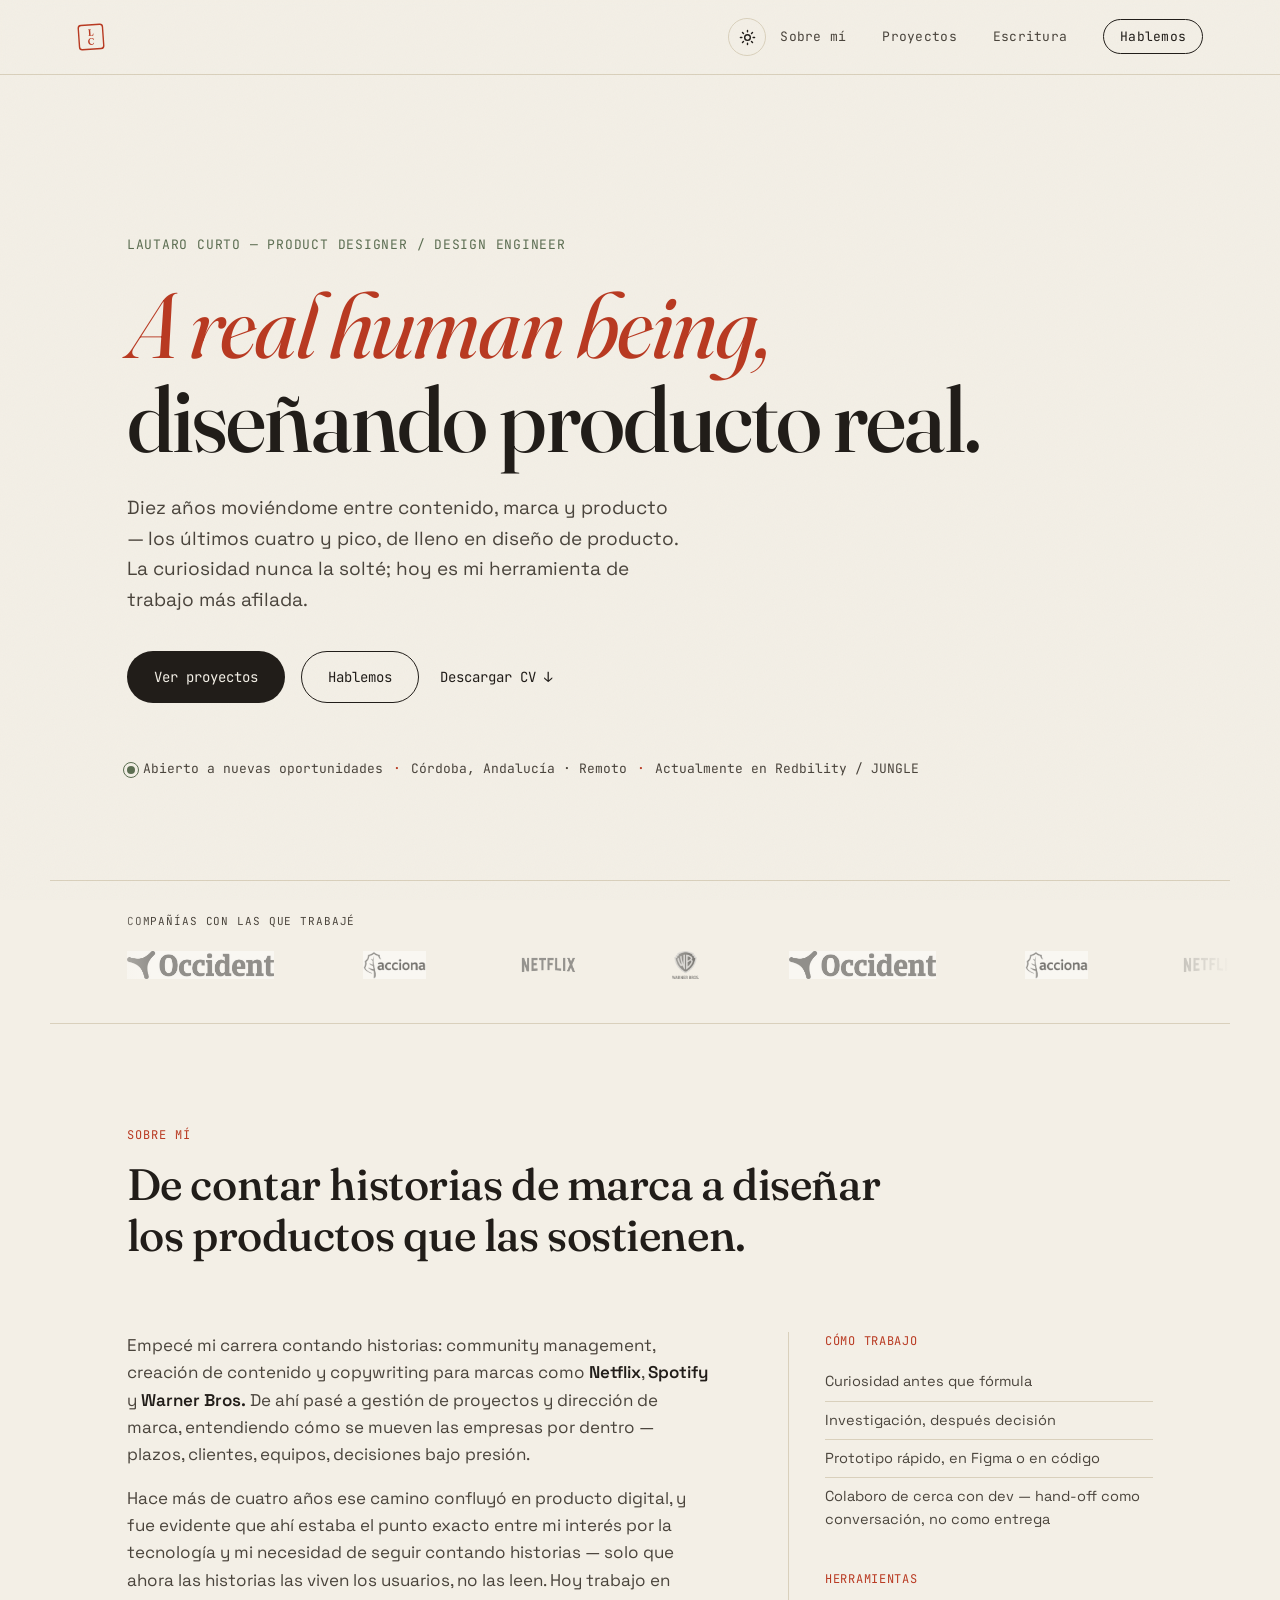
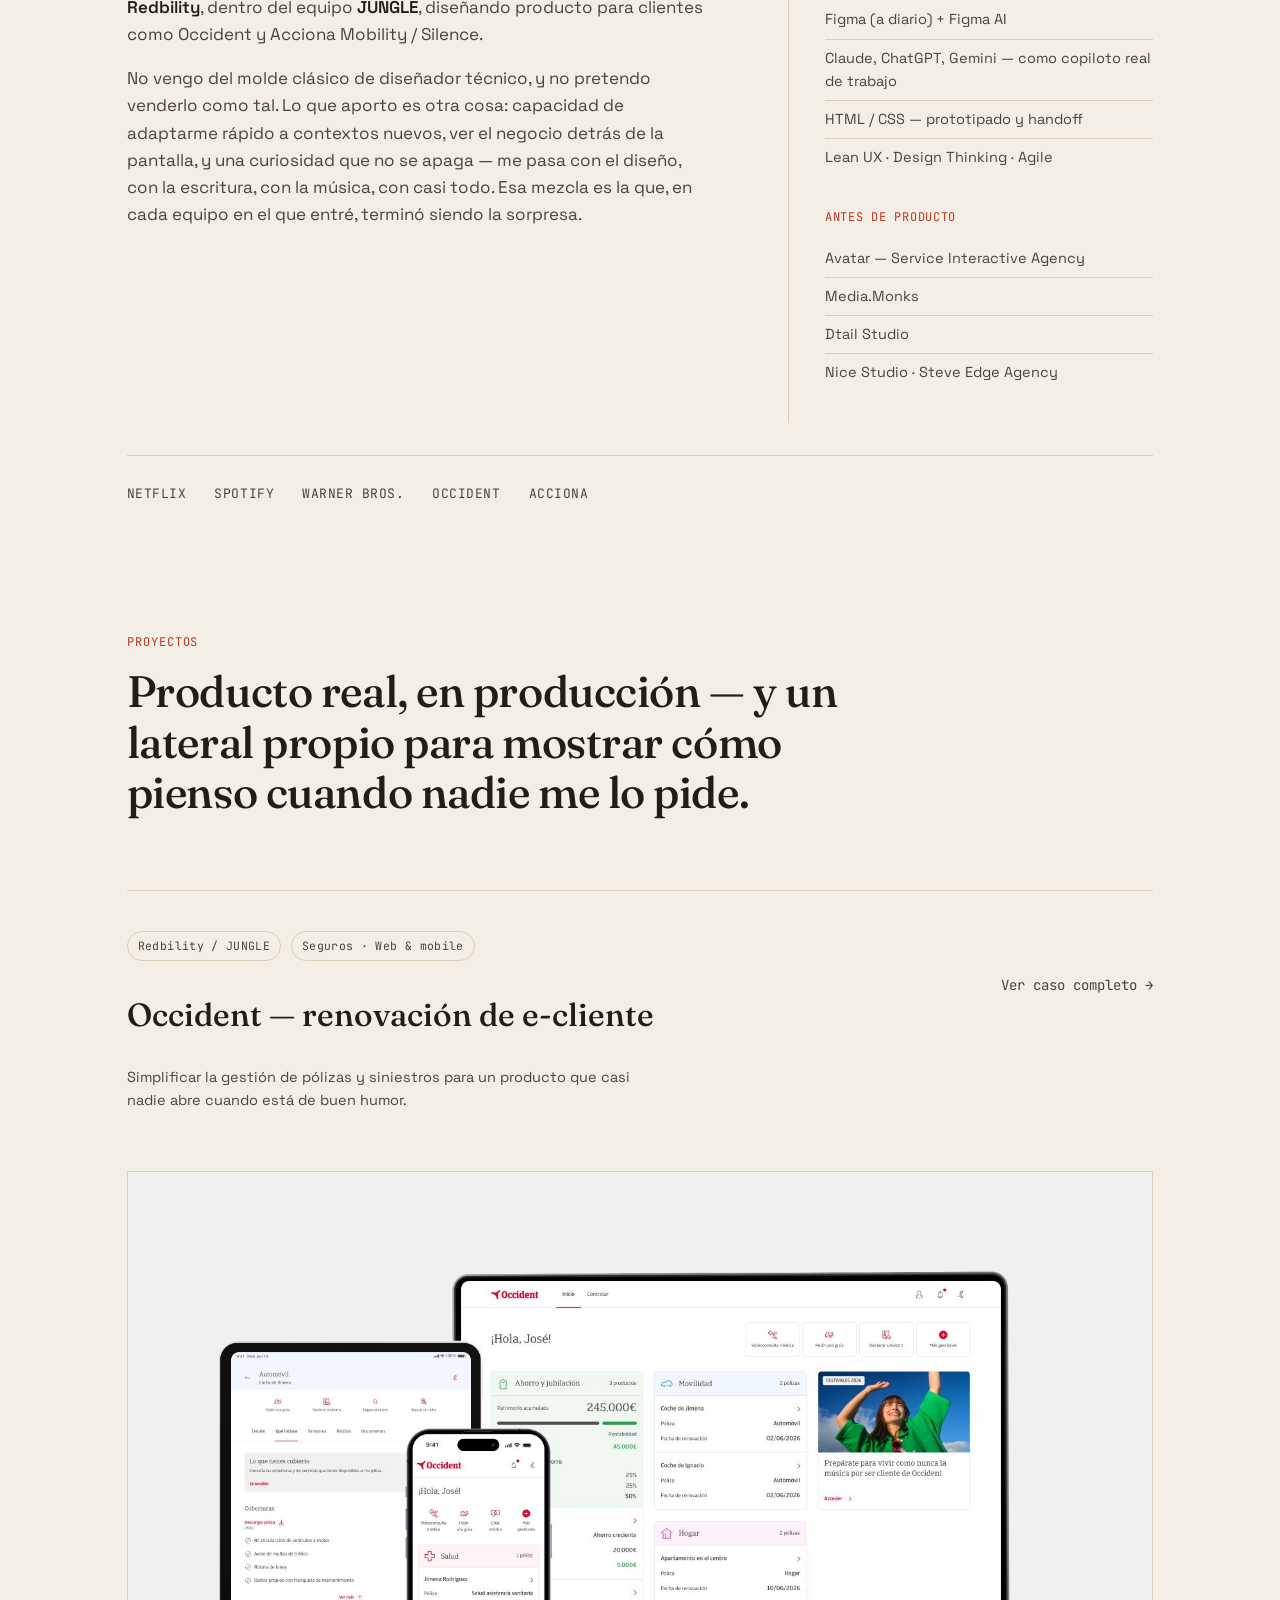
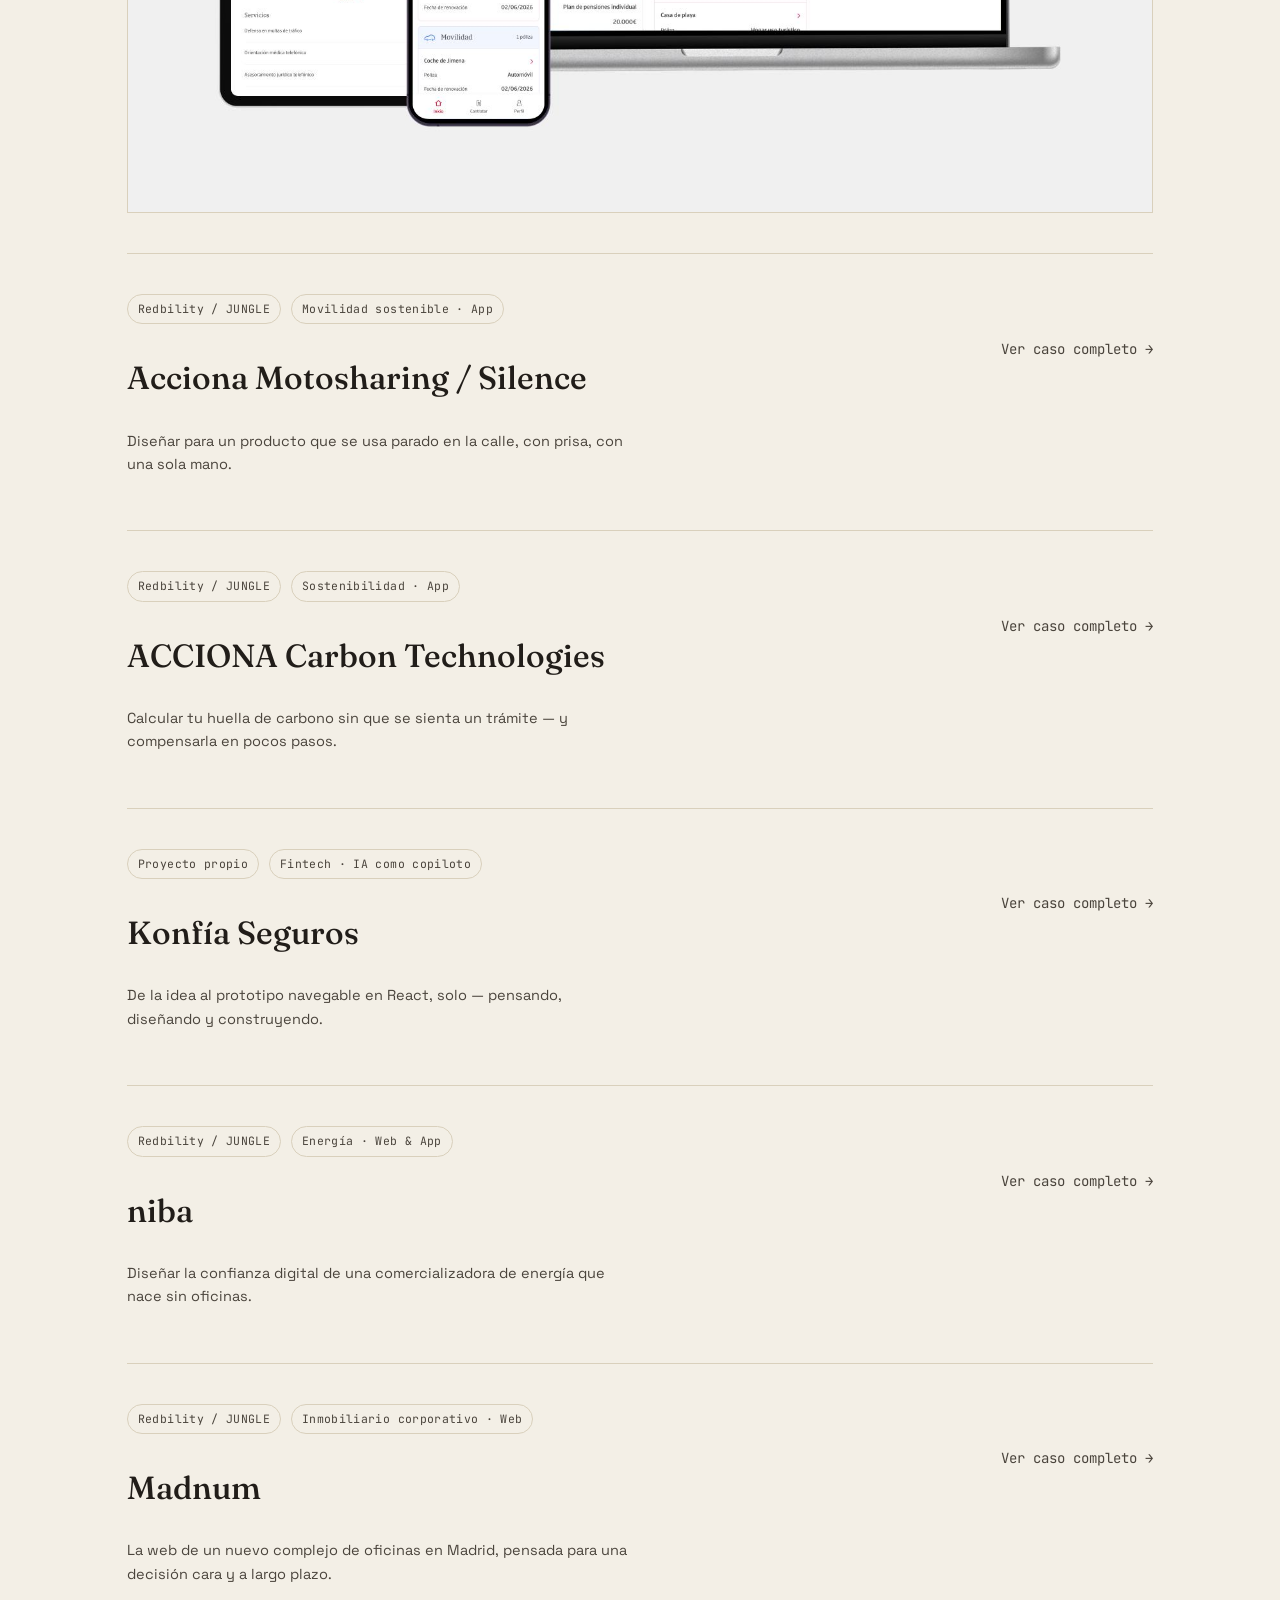
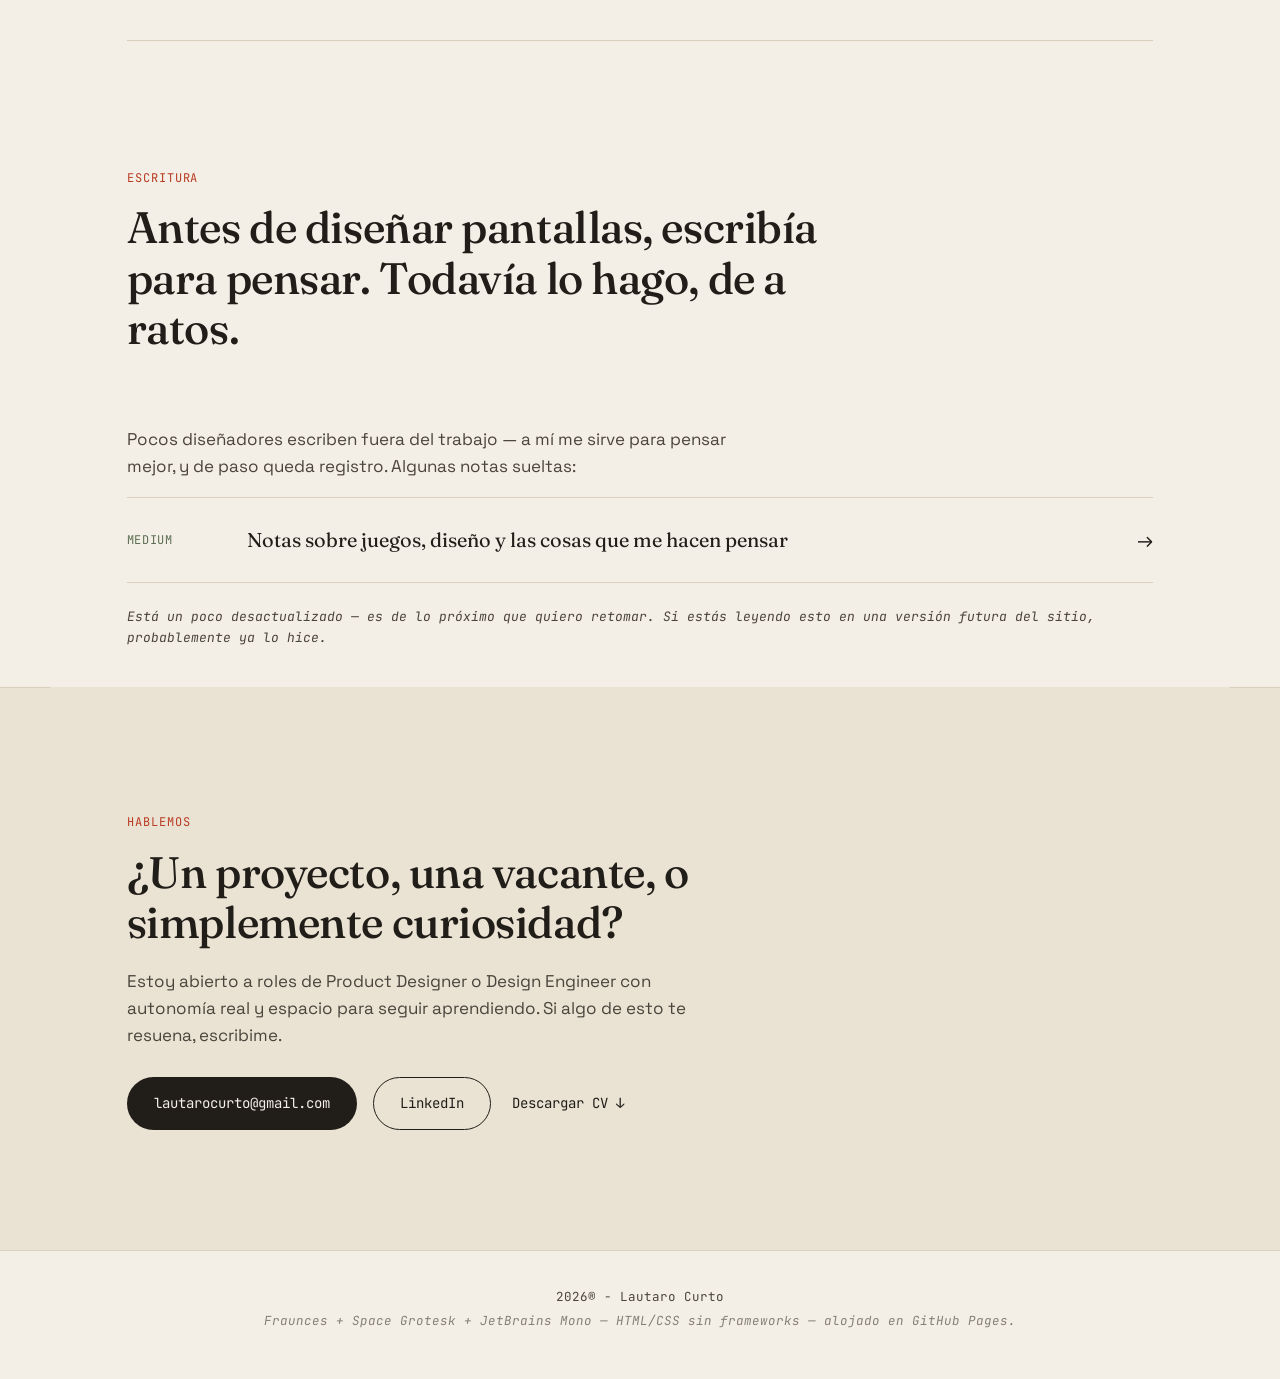
<file: index.html>
<!DOCTYPE html>
<html lang="es">
<head>
<script>
  (function() {
    var saved = localStorage.getItem('theme');
    var prefersDark = window.matchMedia('(prefers-color-scheme: dark)').matches;
    var theme = saved || (prefersDark ? 'dark' : 'light');
    document.documentElement.setAttribute('data-theme', theme);
  })();
</script>
<meta charset="UTF-8">
<meta name="viewport" content="width=device-width, initial-scale=1.0">
<title>Lautaro Curto — Product Designer / Design Engineer</title>
<meta name="description" content="Lautaro Curto. Product Designer / Design Engineer basado en España. Diseño producto real con la curiosidad de quien vino de mil oficios distintos.">
<link rel="preconnect" href="https://fonts.googleapis.com">
<link rel="preconnect" href="https://fonts.gstatic.com" crossorigin>
<link href="https://fonts.googleapis.com/css2?family=Fraunces:ital,opsz,wght@0,9..144,300;0,9..144,400;0,9..144,500;0,9..144,600;1,9..144,400;1,9..144,500&family=Space+Grotesk:wght@400;500;600;700&family=JetBrains+Mono:wght@400;500&display=swap" rel="stylesheet">
<link rel="stylesheet" href="styles.css">
</head>
<body>

<a href="#main-content" class="skip-link">Saltar al contenido</a>
<div class="grain" aria-hidden="true"></div>

<header class="site-header">
  <a href="#main-content" class="mark" aria-label="Inicio">
    <svg class="hanko hanko--nav" viewBox="0 0 60 60" width="28" height="28" aria-hidden="true">
      <rect x="4" y="4" width="52" height="52" rx="6"></rect>
      <text x="30" y="27" text-anchor="middle">L</text>
      <text x="30" y="47" text-anchor="middle">C</text>
    </svg>
  </a>
  <nav class="site-nav" aria-label="Navegación principal">
    <button class="theme-toggle" aria-label="Cambiar entre modo claro y oscuro" title="Cambiar tema">
      <svg class="theme-icon theme-icon--sun" viewBox="0 0 24 24" fill="none" stroke="currentColor" stroke-width="2" stroke-linecap="round" aria-hidden="true">
        <circle cx="12" cy="12" r="4"></circle>
        <path d="M12 2v2M12 20v2M4.93 4.93l1.41 1.41M17.66 17.66l1.41 1.41M2 12h2M20 12h2M6.34 17.66l-1.41 1.41M19.07 4.93l-1.41 1.41"></path>
      </svg>
      <svg class="theme-icon theme-icon--moon" viewBox="0 0 24 24" fill="none" stroke="currentColor" stroke-width="2" stroke-linecap="round" stroke-linejoin="round" aria-hidden="true">
        <path d="M21 12.79A9 9 0 1 1 11.21 3 7 7 0 0 0 21 12.79z"></path>
      </svg>
    </button>
    <button class="nav-toggle" aria-expanded="false" aria-controls="nav-links">
      <span></span><span></span><span></span>
      <span class="sr-only">Abrir menú</span>
    </button>
    <ul id="nav-links" class="nav-links">
      <li><a href="#about">Sobre mí</a></li>
      <li><a href="#work">Proyectos</a></li>
      <li><a href="#writing">Escritura</a></li>
      <li><a href="#contact" class="nav-cta">Hablemos</a></li>
    </ul>
  </nav>
</header>

<main id="main-content">

  <!-- HERO -->
  <section class="hero">
    <p class="eyebrow reveal">Lautaro Curto — Product Designer / Design Engineer</p>
    <h1 class="hero-title reveal">
      <span class="hero-title__en">A real human being,</span>
      <span class="hero-title__es">diseñando producto real.</span>
    </h1>
    <p class="hero-sub reveal">
      Diez años moviéndome entre contenido, marca y producto — los últimos cuatro y pico,
      de lleno en diseño de producto. La curiosidad nunca la solté; hoy es mi herramienta
      de trabajo más afilada.
    </p>
    <div class="hero-actions reveal">
      <a href="#work" class="btn btn--primary">Ver proyectos</a>
      <a href="#contact" class="btn btn--ghost">Hablemos</a>
      <a href="Lautaro_Curto_CV_2026.docx" class="btn btn--plain" download>Descargar CV ↓</a>
    </div>
    <div class="hero-meta reveal">
      <span class="status-badge"><span class="status-dot"></span>Abierto a nuevas oportunidades</span>
      <span class="dot">·</span>
      <span>Córdoba, Andalucía · Remoto</span>
      <span class="dot">·</span>
      <span>Actualmente en Redbility / JUNGLE</span>
    </div>
  </section>

  <!-- LOGOS MARQUEE -->
  <section class="logos-marquee reveal" aria-label="Compañías con las que trabajé">
    <span class="logos-marquee__label">Compañías con las que trabajé</span>
    <div class="logos-track">
      <div class="logos-set">
        <img class="logo-item" src="assets/logos/occident.jpg" alt="Occident" loading="lazy">
        <img class="logo-item" src="assets/logos/acciona.png" alt="Acciona" loading="lazy">
        <img class="logo-item" src="assets/logos/netflix.png" alt="Netflix" loading="lazy">
        <img class="logo-item" src="assets/logos/warner-bros.png" alt="Warner Bros." loading="lazy">
      </div>
      <div class="logos-set" aria-hidden="true">
        <img class="logo-item" src="assets/logos/occident.jpg" alt="" loading="lazy">
        <img class="logo-item" src="assets/logos/acciona.png" alt="" loading="lazy">
        <img class="logo-item" src="assets/logos/netflix.png" alt="" loading="lazy">
        <img class="logo-item" src="assets/logos/warner-bros.png" alt="" loading="lazy">
      </div>
    </div>
  </section>

  <!-- ABOUT -->
  <section id="about" class="about">
    <div class="section-head">
      <span class="section-num">Sobre mí</span>
      <h2 class="reveal">De contar historias de marca a diseñar los productos que las sostienen.</h2>
    </div>

    <div class="about-grid">
      <div class="about-copy reveal">
        <p>
          Empecé mi carrera contando historias: community management, creación de contenido
          y copywriting para marcas como <strong>Netflix</strong>, <strong>Spotify</strong> y
          <strong>Warner Bros.</strong> De ahí pasé a gestión de proyectos y dirección de marca,
          entendiendo cómo se mueven las empresas por dentro — plazos, clientes, equipos,
          decisiones bajo presión.
        </p>
        <p>
          Hace más de cuatro años ese camino confluyó en producto digital, y fue evidente
          que ahí estaba el punto exacto entre mi interés por la tecnología y mi necesidad
          de seguir contando historias — solo que ahora las historias las viven los usuarios,
          no las leen. Hoy trabajo en <strong>Redbility</strong>, dentro del equipo
          <strong>JUNGLE</strong>, diseñando producto para clientes como Occident y
          Acciona&nbsp;Mobility / Silence.
        </p>
        <p>
          No vengo del molde clásico de diseñador técnico, y no pretendo venderlo como tal.
          Lo que aporto es otra cosa: capacidad de adaptarme rápido a contextos nuevos,
          ver el negocio detrás de la pantalla, y una curiosidad que no se apaga —
          me pasa con el diseño, con la escritura, con la música, con casi todo.
          Esa mezcla es la que, en cada equipo en el que entré, terminó siendo la sorpresa.
        </p>
      </div>

      <aside class="about-side reveal">
        <div class="side-block">
          <span class="side-label">Cómo trabajo</span>
          <ul>
            <li>Curiosidad antes que fórmula</li>
            <li>Investigación, después decisión</li>
            <li>Prototipo rápido, en Figma o en código</li>
            <li>Colaboro de cerca con dev — hand-off como conversación, no como entrega</li>
          </ul>
        </div>
        <div class="side-block">
          <span class="side-label">Herramientas</span>
          <ul>
            <li>Figma (a diario) + Figma AI</li>
            <li>Claude, ChatGPT, Gemini — como copiloto real de trabajo</li>
            <li>HTML / CSS — prototipado y handoff</li>
            <li>Lean UX · Design Thinking · Agile</li>
          </ul>
        </div>
        <div class="side-block">
          <span class="side-label">Antes de producto</span>
          <ul>
            <li>Avatar — Service Interactive Agency</li>
            <li>Media.Monks</li>
            <li>Dtail Studio</li>
            <li>Nice Studio · Steve Edge Agency</li>
          </ul>
        </div>
      </aside>
    </div>

    <div class="client-strip reveal">
      <span>Netflix</span><span>Spotify</span><span>Warner Bros.</span><span>Occident</span><span>Acciona</span>
    </div>
  </section>

  <!-- WORK -->
  <section id="work" class="work">
    <div class="section-head">
      <span class="section-num">Proyectos</span>
      <h2 class="reveal">Producto real, en producción — y un lateral propio para mostrar cómo pienso cuando nadie me lo pide.</h2>
    </div>

    <a href="proyectos/occident.html" class="project-card reveal" data-preview="assets/occident/hero.jpg">
      <div class="project-card__meta">
        <span class="project-tag">Redbility / JUNGLE</span>
        <span class="project-tag">Seguros · Web & mobile</span>
      </div>
      <h3 class="project-card__title">Occident — renovación de e-cliente</h3>
      <p class="project-card__sub">Simplificar la gestión de pólizas y siniestros para un producto que casi nadie abre cuando está de buen humor.</p>
      <span class="project-card__arrow">Ver caso completo →</span>
      <div class="project-card__thumb">
        <img src="assets/occident/hero.jpg" alt="Interfaz de Occident e-cliente en desktop, tablet y mobile: panel de pólizas, ahorro y gestiones" loading="lazy">
      </div>
    </a>

    <a href="proyectos/acciona-silence.html" class="project-card reveal" data-preview="assets/acciona-silence/hero.jpg">
      <div class="project-card__meta">
        <span class="project-tag">Redbility / JUNGLE</span>
        <span class="project-tag">Movilidad sostenible · App</span>
      </div>
      <h3 class="project-card__title">Acciona Motosharing / Silence</h3>
      <p class="project-card__sub">Diseñar para un producto que se usa parado en la calle, con prisa, con una sola mano.</p>
      <span class="project-card__arrow">Ver caso completo →</span>
    </a>

    <a href="proyectos/acciona-carbon.html" class="project-card reveal" data-preview="assets/acciona-carbon/app-screen.jpg">
      <div class="project-card__meta">
        <span class="project-tag">Redbility / JUNGLE</span>
        <span class="project-tag">Sostenibilidad · App</span>
      </div>
      <h3 class="project-card__title">ACCIONA Carbon Technologies</h3>
      <p class="project-card__sub">Calcular tu huella de carbono sin que se sienta un trámite — y compensarla en pocos pasos.</p>
      <span class="project-card__arrow">Ver caso completo →</span>
    </a>

    <a href="proyectos/konfia-seguros.html" class="project-card reveal" data-preview="assets/occident/hero.jpg">
      <div class="project-card__meta">
        <span class="project-tag">Proyecto propio</span>
        <span class="project-tag">Fintech · IA como copiloto</span>
      </div>
      <h3 class="project-card__title">Konfía Seguros</h3>
      <p class="project-card__sub">De la idea al prototipo navegable en React, solo — pensando, diseñando y construyendo.</p>
      <span class="project-card__arrow">Ver caso completo →</span>
    </a>

    <a href="proyectos/niba.html" class="project-card reveal" data-preview="assets/niba/hero.jpg">
      <div class="project-card__meta">
        <span class="project-tag">Redbility / JUNGLE</span>
        <span class="project-tag">Energía · Web & App</span>
      </div>
      <h3 class="project-card__title">niba</h3>
      <p class="project-card__sub">Diseñar la confianza digital de una comercializadora de energía que nace sin oficinas.</p>
      <span class="project-card__arrow">Ver caso completo →</span>
    </a>

    <a href="proyectos/madnum.html" class="project-card reveal" data-preview="assets/madnum/hero.jpg">
      <div class="project-card__meta">
        <span class="project-tag">Redbility / JUNGLE</span>
        <span class="project-tag">Inmobiliario corporativo · Web</span>
      </div>
      <h3 class="project-card__title">Madnum</h3>
      <p class="project-card__sub">La web de un nuevo complejo de oficinas en Madrid, pensada para una decisión cara y a largo plazo.</p>
      <span class="project-card__arrow">Ver caso completo →</span>
    </a>
  </section>

  <!-- WRITING -->
  <section id="writing" class="writing">
    <div class="section-head">
      <span class="section-num">Escritura</span>
      <h2 class="reveal">Antes de diseñar pantallas, escribía para pensar. Todavía lo hago, de a ratos.</h2>
    </div>
    <p class="writing-intro reveal">
      Pocos diseñadores escriben fuera del trabajo — a mí me sirve para pensar mejor,
      y de paso queda registro. Algunas notas sueltas:
    </p>
    <div class="writing-list reveal">
      <a class="writing-item" href="https://medium.com/@drk0_" target="_blank" rel="noopener">
        <span class="writing-item__label">Medium</span>
        <span class="writing-item__title">Notas sobre juegos, diseño y las cosas que me hacen pensar</span>
        <span class="writing-item__arrow">→</span>
      </a>
    </div>
    <p class="writing-note reveal">
      Está un poco desactualizado — es de lo próximo que quiero retomar. Si estás leyendo
      esto en una versión futura del sitio, probablemente ya lo hice.
    </p>
  </section>

  <!-- CONTACT -->
  <section id="contact" class="contact">
    <div class="contact-inner">
      <span class="section-num">Hablemos</span>
      <h2 class="reveal">¿Un proyecto, una vacante, o simplemente curiosidad?</h2>
      <p class="reveal">
        Estoy abierto a roles de Product Designer o Design Engineer con autonomía real
        y espacio para seguir aprendiendo. Si algo de esto te resuena, escribime.
      </p>
      <div class="contact-links reveal">
        <a href="mailto:lautarocurto@gmail.com" class="btn btn--primary">lautarocurto@gmail.com</a>
        <a href="https://www.linkedin.com/in/lautarocurto/" target="_blank" rel="noopener" class="btn btn--ghost">LinkedIn</a>
        <a href="Lautaro_Curto_CV_2026.docx" class="btn btn--plain" download>Descargar CV ↓</a>
      </div>
    </div>
  </section>

</main>

<footer class="site-footer">
  <div class="footer-text">
    <p>2026®️ - Lautaro Curto</p>
    <p class="colophon">Fraunces + Space Grotesk + JetBrains Mono — HTML/CSS sin frameworks — alojado en GitHub Pages.</p>
  </div>
</footer>

<div class="hover-preview" id="hoverPreview" aria-hidden="true">
  <img alt="" loading="lazy">
</div>

<script src="script.js"></script>
</body>
</html>
</file>
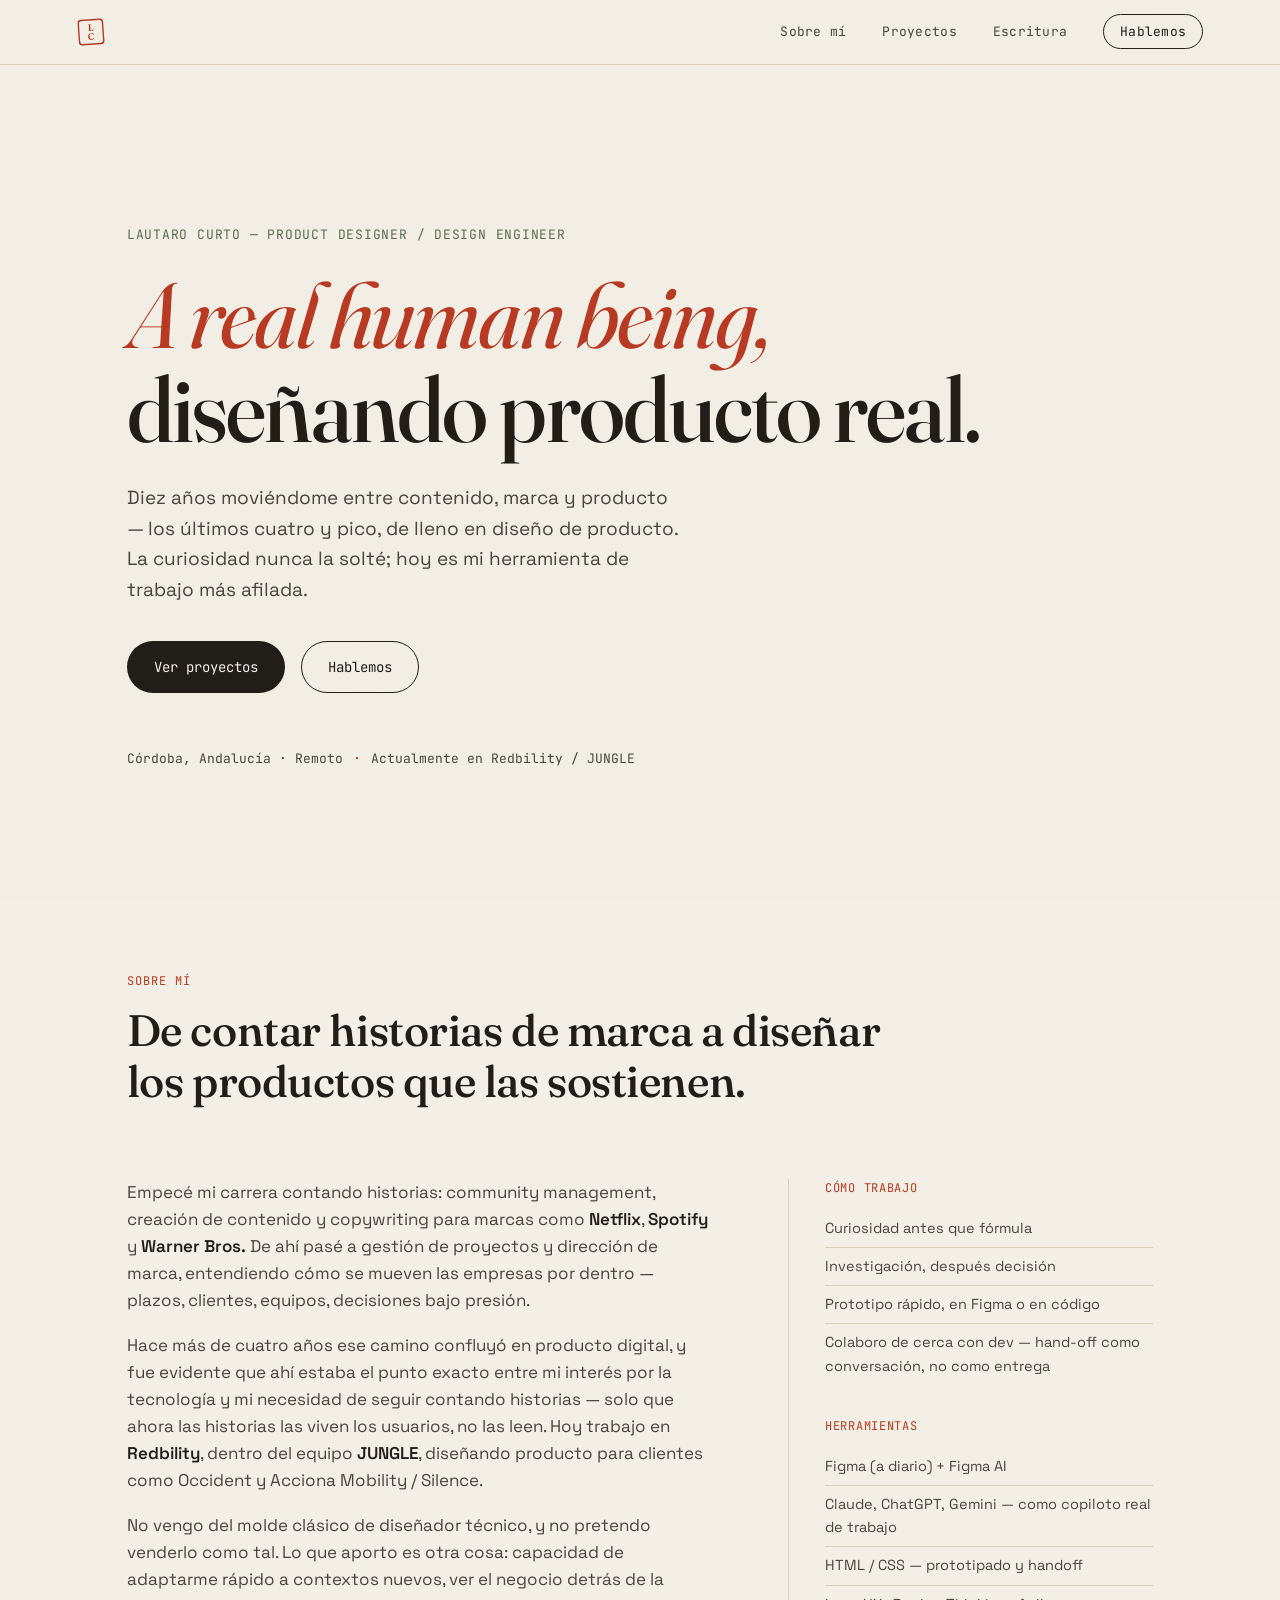
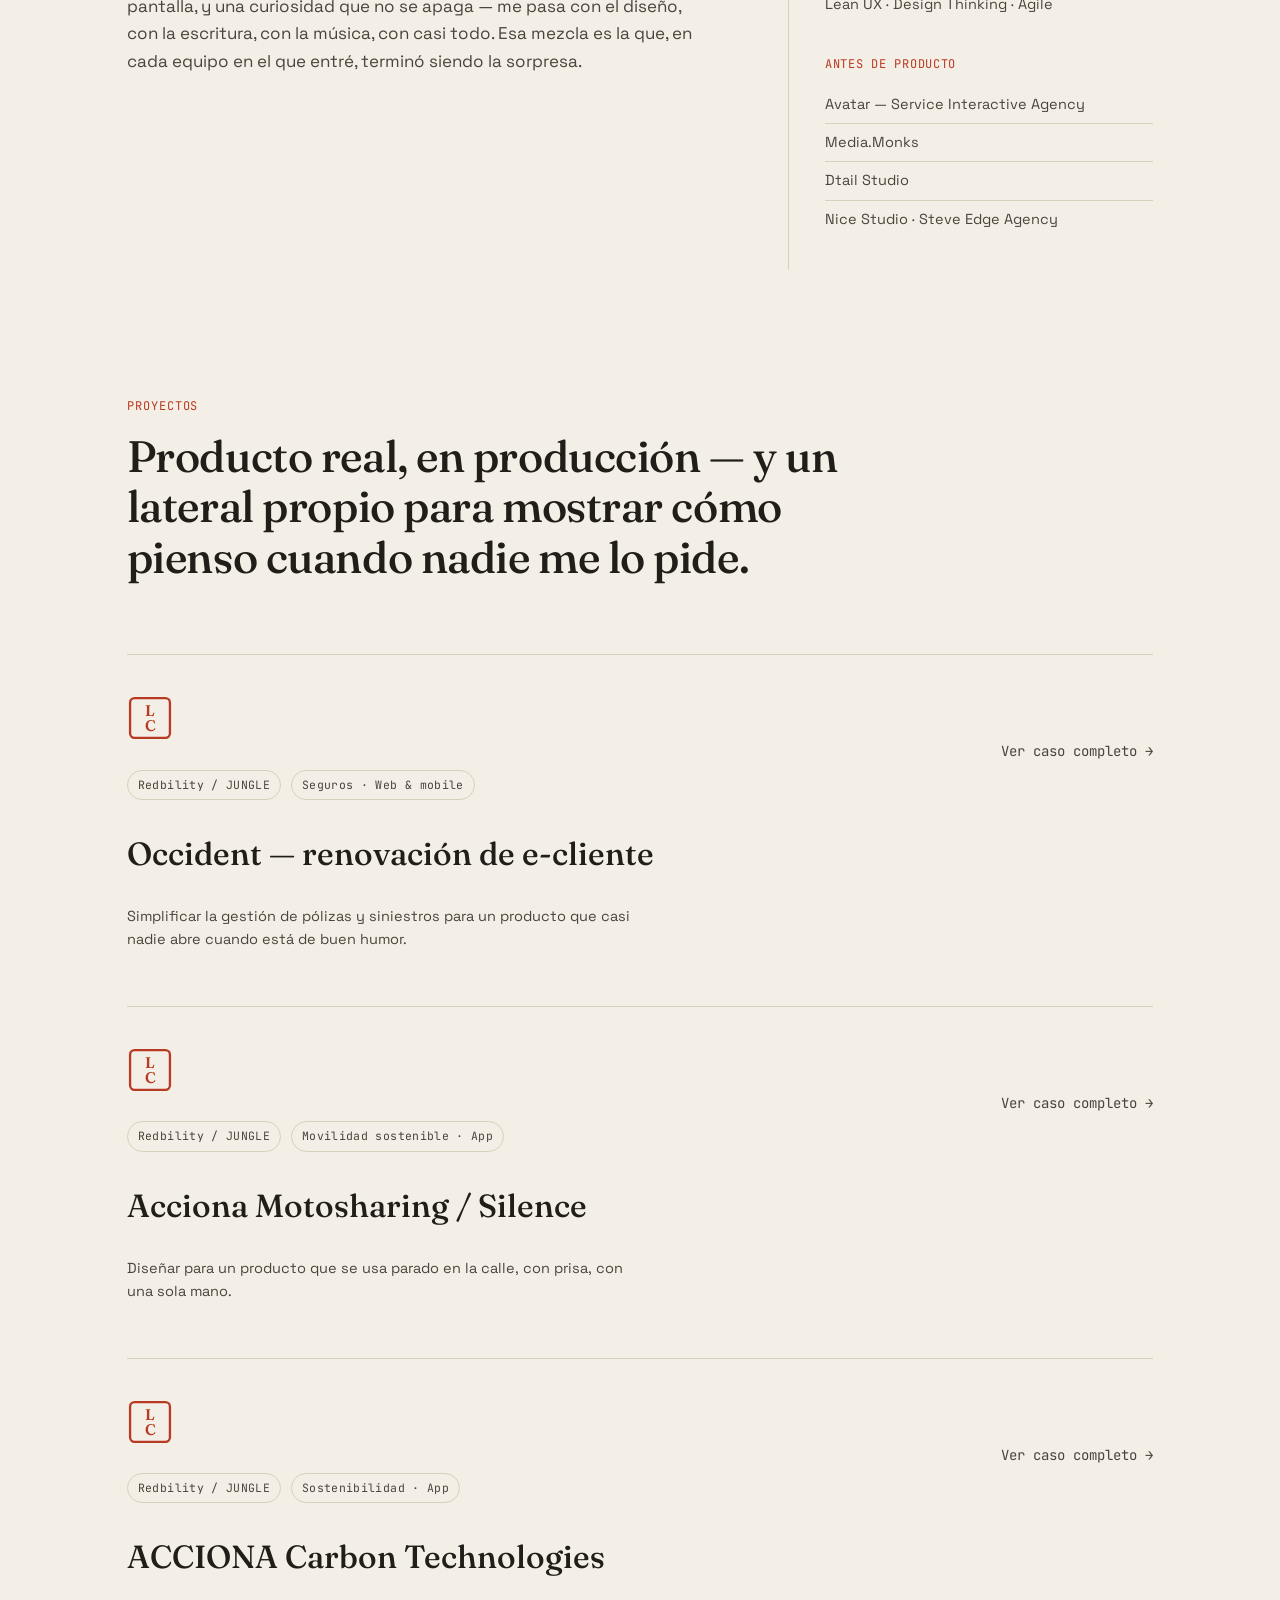
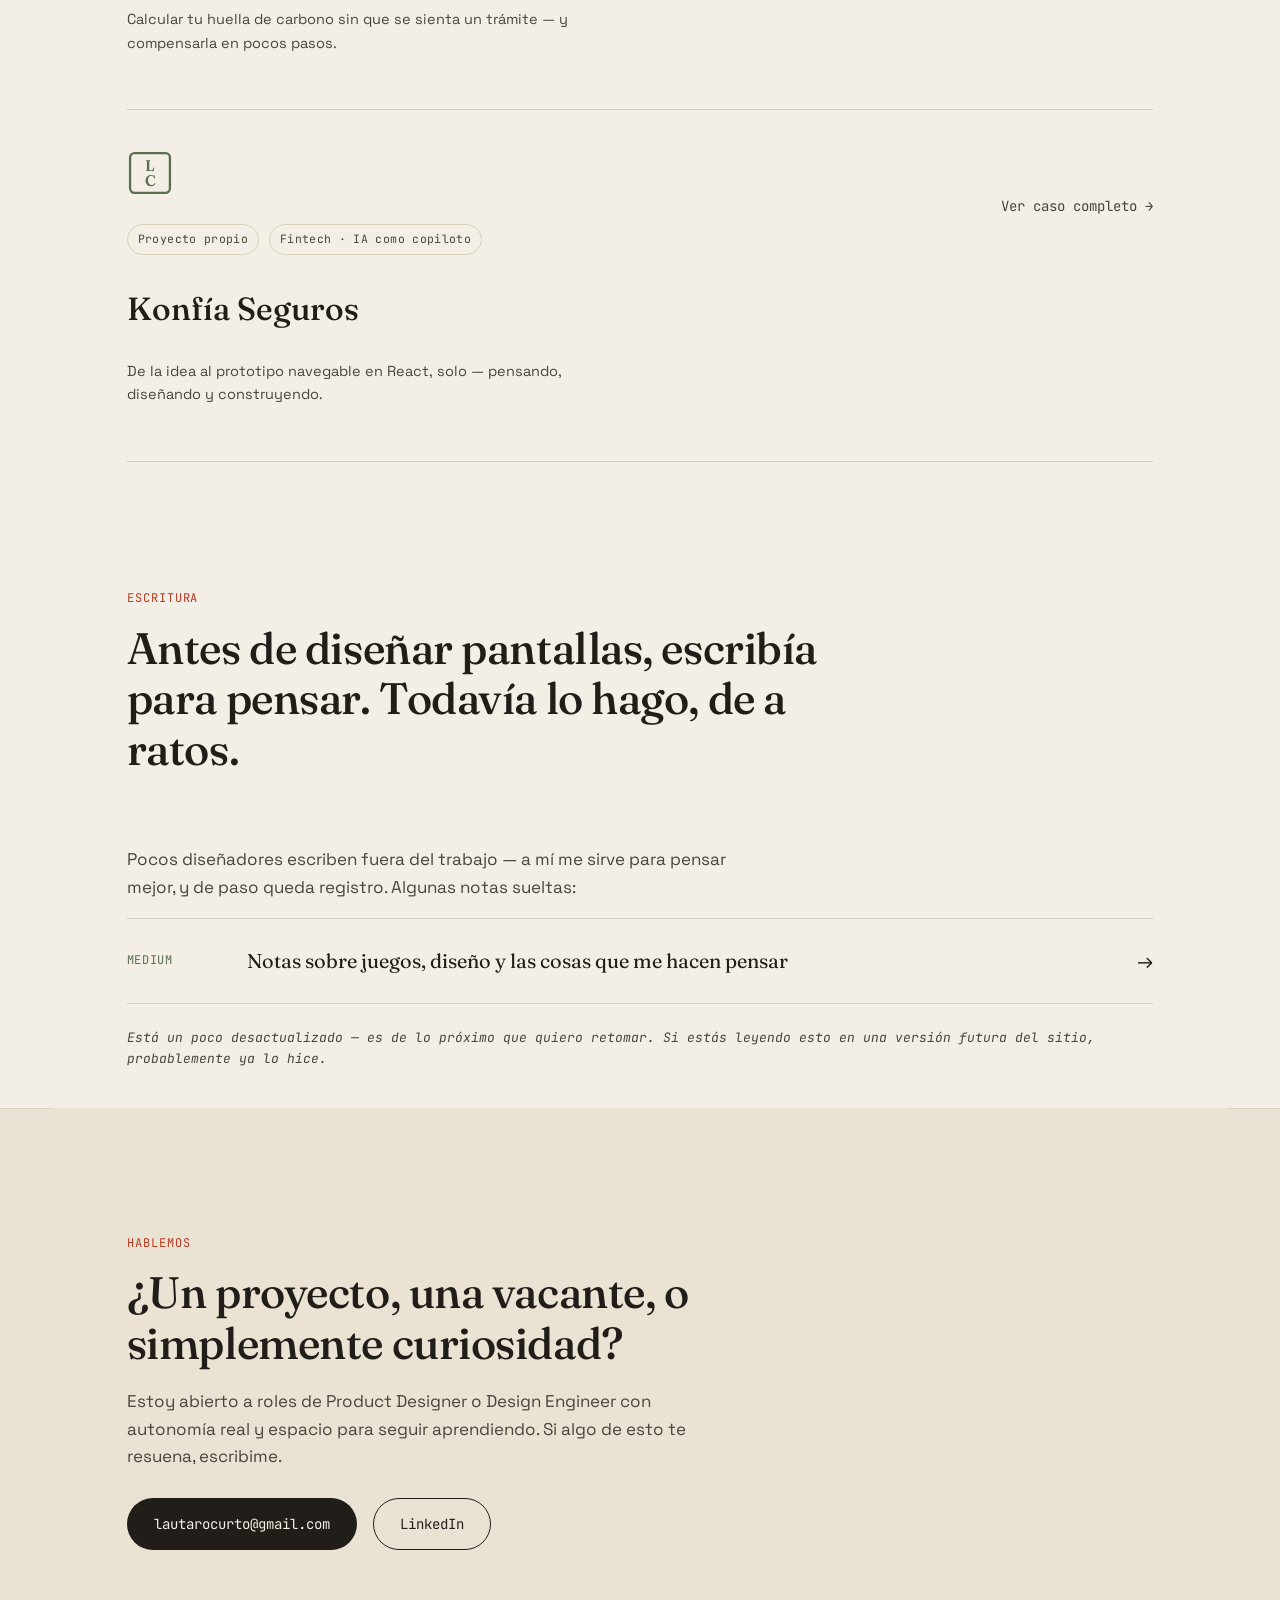
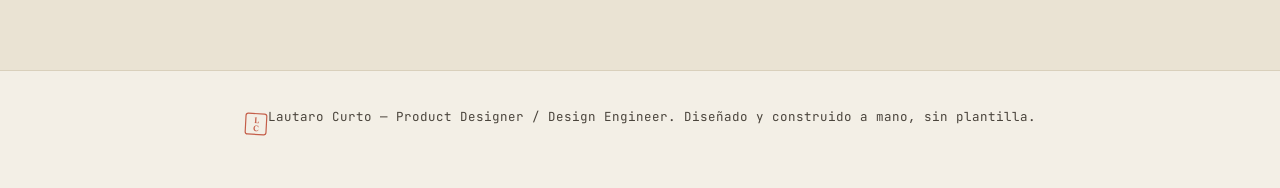
<file: index_1.html>
<!DOCTYPE html>
<html lang="es">
<head>
<meta charset="UTF-8">
<meta name="viewport" content="width=device-width, initial-scale=1.0">
<title>Lautaro Curto — Product Designer / Design Engineer</title>
<meta name="description" content="Lautaro Curto. Product Designer / Design Engineer basado en España. Diseño producto real con la curiosidad de quien vino de mil oficios distintos.">
<link rel="preconnect" href="https://fonts.googleapis.com">
<link rel="preconnect" href="https://fonts.gstatic.com" crossorigin>
<link href="https://fonts.googleapis.com/css2?family=Fraunces:ital,opsz,wght@0,9..144,300;0,9..144,400;0,9..144,500;0,9..144,600;1,9..144,400;1,9..144,500&family=Space+Grotesk:wght@400;500;600;700&family=JetBrains+Mono:wght@400;500&display=swap" rel="stylesheet">
<link rel="stylesheet" href="styles.css">
</head>
<body>

<div class="grain" aria-hidden="true"></div>

<header class="site-header">
  <a href="#top" class="mark" aria-label="Inicio">
    <svg class="hanko hanko--nav" viewBox="0 0 60 60" width="28" height="28" aria-hidden="true">
      <rect x="4" y="4" width="52" height="52" rx="6"></rect>
      <text x="30" y="27" text-anchor="middle">L</text>
      <text x="30" y="47" text-anchor="middle">C</text>
    </svg>
  </a>
  <nav class="site-nav" aria-label="Navegación principal">
    <button class="nav-toggle" aria-expanded="false" aria-controls="nav-links">
      <span></span><span></span><span></span>
      <span class="sr-only">Abrir menú</span>
    </button>
    <ul id="nav-links" class="nav-links">
      <li><a href="#about">Sobre mí</a></li>
      <li><a href="#work">Proyectos</a></li>
      <li><a href="#writing">Escritura</a></li>
      <li><a href="#contact" class="nav-cta">Hablemos</a></li>
    </ul>
  </nav>
</header>

<main id="top">

  <!-- HERO -->
  <section class="hero">
    <p class="eyebrow reveal">Lautaro Curto — Product Designer / Design Engineer</p>
    <h1 class="hero-title reveal">
      <span class="hero-title__en">A real human being,</span>
      <span class="hero-title__es">diseñando producto real.</span>
    </h1>
    <p class="hero-sub reveal">
      Diez años moviéndome entre contenido, marca y producto — los últimos cuatro y pico,
      de lleno en diseño de producto. La curiosidad nunca la solté; hoy es mi herramienta
      de trabajo más afilada.
    </p>
    <div class="hero-actions reveal">
      <a href="#work" class="btn btn--primary">Ver proyectos</a>
      <a href="#contact" class="btn btn--ghost">Hablemos</a>
    </div>
    <div class="hero-meta reveal">
      <span>Córdoba, Andalucía · Remoto</span>
      <span class="dot">·</span>
      <span>Actualmente en Redbility / JUNGLE</span>
    </div>
  </section>

  <!-- ABOUT -->
  <section id="about" class="about">
    <div class="section-head">
      <span class="section-num">Sobre mí</span>
      <h2 class="reveal">De contar historias de marca a diseñar los productos que las sostienen.</h2>
    </div>

    <div class="about-grid">
      <div class="about-copy reveal">
        <p>
          Empecé mi carrera contando historias: community management, creación de contenido
          y copywriting para marcas como <strong>Netflix</strong>, <strong>Spotify</strong> y
          <strong>Warner Bros.</strong> De ahí pasé a gestión de proyectos y dirección de marca,
          entendiendo cómo se mueven las empresas por dentro — plazos, clientes, equipos,
          decisiones bajo presión.
        </p>
        <p>
          Hace más de cuatro años ese camino confluyó en producto digital, y fue evidente
          que ahí estaba el punto exacto entre mi interés por la tecnología y mi necesidad
          de seguir contando historias — solo que ahora las historias las viven los usuarios,
          no las leen. Hoy trabajo en <strong>Redbility</strong>, dentro del equipo
          <strong>JUNGLE</strong>, diseñando producto para clientes como Occident y
          Acciona&nbsp;Mobility / Silence.
        </p>
        <p>
          No vengo del molde clásico de diseñador técnico, y no pretendo venderlo como tal.
          Lo que aporto es otra cosa: capacidad de adaptarme rápido a contextos nuevos,
          ver el negocio detrás de la pantalla, y una curiosidad que no se apaga —
          me pasa con el diseño, con la escritura, con la música, con casi todo.
          Esa mezcla es la que, en cada equipo en el que entré, terminó siendo la sorpresa.
        </p>
      </div>

      <aside class="about-side reveal">
        <div class="side-block">
          <span class="side-label">Cómo trabajo</span>
          <ul>
            <li>Curiosidad antes que fórmula</li>
            <li>Investigación, después decisión</li>
            <li>Prototipo rápido, en Figma o en código</li>
            <li>Colaboro de cerca con dev — hand-off como conversación, no como entrega</li>
          </ul>
        </div>
        <div class="side-block">
          <span class="side-label">Herramientas</span>
          <ul>
            <li>Figma (a diario) + Figma AI</li>
            <li>Claude, ChatGPT, Gemini — como copiloto real de trabajo</li>
            <li>HTML / CSS — prototipado y handoff</li>
            <li>Lean UX · Design Thinking · Agile</li>
          </ul>
        </div>
        <div class="side-block">
          <span class="side-label">Antes de producto</span>
          <ul>
            <li>Avatar — Service Interactive Agency</li>
            <li>Media.Monks</li>
            <li>Dtail Studio</li>
            <li>Nice Studio · Steve Edge Agency</li>
          </ul>
        </div>
      </aside>
    </div>
  </section>

  <!-- WORK -->
  <section id="work" class="work">
    <div class="section-head">
      <span class="section-num">Proyectos</span>
      <h2 class="reveal">Producto real, en producción — y un lateral propio para mostrar cómo pienso cuando nadie me lo pide.</h2>
    </div>

    <a href="proyectos/occident.html" class="project-card reveal">
      <div class="project-card__stamp">
        <svg class="hanko" viewBox="0 0 60 60" width="46" height="46" aria-hidden="true">
          <rect x="4" y="4" width="52" height="52" rx="6"></rect>
          <text x="30" y="27" text-anchor="middle">L</text>
          <text x="30" y="47" text-anchor="middle">C</text>
        </svg>
      </div>
      <div class="project-card__meta">
        <span class="project-tag">Redbility / JUNGLE</span>
        <span class="project-tag">Seguros · Web & mobile</span>
      </div>
      <h3 class="project-card__title">Occident — renovación de e-cliente</h3>
      <p class="project-card__sub">Simplificar la gestión de pólizas y siniestros para un producto que casi nadie abre cuando está de buen humor.</p>
      <span class="project-card__arrow">Ver caso completo →</span>
    </a>

    <a href="proyectos/acciona-silence.html" class="project-card reveal">
      <div class="project-card__stamp">
        <svg class="hanko" viewBox="0 0 60 60" width="46" height="46" aria-hidden="true">
          <rect x="4" y="4" width="52" height="52" rx="6"></rect>
          <text x="30" y="27" text-anchor="middle">L</text>
          <text x="30" y="47" text-anchor="middle">C</text>
        </svg>
      </div>
      <div class="project-card__meta">
        <span class="project-tag">Redbility / JUNGLE</span>
        <span class="project-tag">Movilidad sostenible · App</span>
      </div>
      <h3 class="project-card__title">Acciona Motosharing / Silence</h3>
      <p class="project-card__sub">Diseñar para un producto que se usa parado en la calle, con prisa, con una sola mano.</p>
      <span class="project-card__arrow">Ver caso completo →</span>
    </a>

    <a href="proyectos/acciona-carbon.html" class="project-card reveal">
      <div class="project-card__stamp">
        <svg class="hanko" viewBox="0 0 60 60" width="46" height="46" aria-hidden="true">
          <rect x="4" y="4" width="52" height="52" rx="6"></rect>
          <text x="30" y="27" text-anchor="middle">L</text>
          <text x="30" y="47" text-anchor="middle">C</text>
        </svg>
      </div>
      <div class="project-card__meta">
        <span class="project-tag">Redbility / JUNGLE</span>
        <span class="project-tag">Sostenibilidad · App</span>
      </div>
      <h3 class="project-card__title">ACCIONA Carbon Technologies</h3>
      <p class="project-card__sub">Calcular tu huella de carbono sin que se sienta un trámite — y compensarla en pocos pasos.</p>
      <span class="project-card__arrow">Ver caso completo →</span>
    </a>

    <a href="proyectos/konfia-seguros.html" class="project-card reveal">
      <div class="project-card__stamp">
        <svg class="hanko hanko--moss" viewBox="0 0 60 60" width="46" height="46" aria-hidden="true">
          <rect x="4" y="4" width="52" height="52" rx="6"></rect>
          <text x="30" y="27" text-anchor="middle">L</text>
          <text x="30" y="47" text-anchor="middle">C</text>
        </svg>
      </div>
      <div class="project-card__meta">
        <span class="project-tag">Proyecto propio</span>
        <span class="project-tag">Fintech · IA como copiloto</span>
      </div>
      <h3 class="project-card__title">Konfía Seguros</h3>
      <p class="project-card__sub">De la idea al prototipo navegable en React, solo — pensando, diseñando y construyendo.</p>
      <span class="project-card__arrow">Ver caso completo →</span>
    </a>
  </section>

  <!-- WRITING -->
  <section id="writing" class="writing">
    <div class="section-head">
      <span class="section-num">Escritura</span>
      <h2 class="reveal">Antes de diseñar pantallas, escribía para pensar. Todavía lo hago, de a ratos.</h2>
    </div>
    <p class="writing-intro reveal">
      Pocos diseñadores escriben fuera del trabajo — a mí me sirve para pensar mejor,
      y de paso queda registro. Algunas notas sueltas:
    </p>
    <div class="writing-list reveal">
      <a class="writing-item" href="https://medium.com/@drk0_" target="_blank" rel="noopener">
        <span class="writing-item__label">Medium</span>
        <span class="writing-item__title">Notas sobre juegos, diseño y las cosas que me hacen pensar</span>
        <span class="writing-item__arrow">→</span>
      </a>
    </div>
    <p class="writing-note reveal">
      Está un poco desactualizado — es de lo próximo que quiero retomar. Si estás leyendo
      esto en una versión futura del sitio, probablemente ya lo hice.
    </p>
  </section>

  <!-- CONTACT -->
  <section id="contact" class="contact">
    <div class="contact-inner">
      <span class="section-num">Hablemos</span>
      <h2 class="reveal">¿Un proyecto, una vacante, o simplemente curiosidad?</h2>
      <p class="reveal">
        Estoy abierto a roles de Product Designer o Design Engineer con autonomía real
        y espacio para seguir aprendiendo. Si algo de esto te resuena, escribime.
      </p>
      <div class="contact-links reveal">
        <a href="mailto:lautarocurto@gmail.com" class="btn btn--primary">lautarocurto@gmail.com</a>
        <a href="https://www.linkedin.com/in/lautarocurto/" target="_blank" rel="noopener" class="btn btn--ghost">LinkedIn</a>
      </div>
    </div>
  </section>

</main>

<footer class="site-footer">
  <svg class="hanko hanko--footer" viewBox="0 0 60 60" width="24" height="24" aria-hidden="true">
    <rect x="4" y="4" width="52" height="52" rx="6"></rect>
    <text x="30" y="27" text-anchor="middle">L</text>
    <text x="30" y="47" text-anchor="middle">C</text>
  </svg>
  <p>Lautaro Curto — Product Designer / Design Engineer. Diseñado y construido a mano, sin plantilla.</p>
</footer>

<script src="script.js"></script>
</body>
</html>
</file>
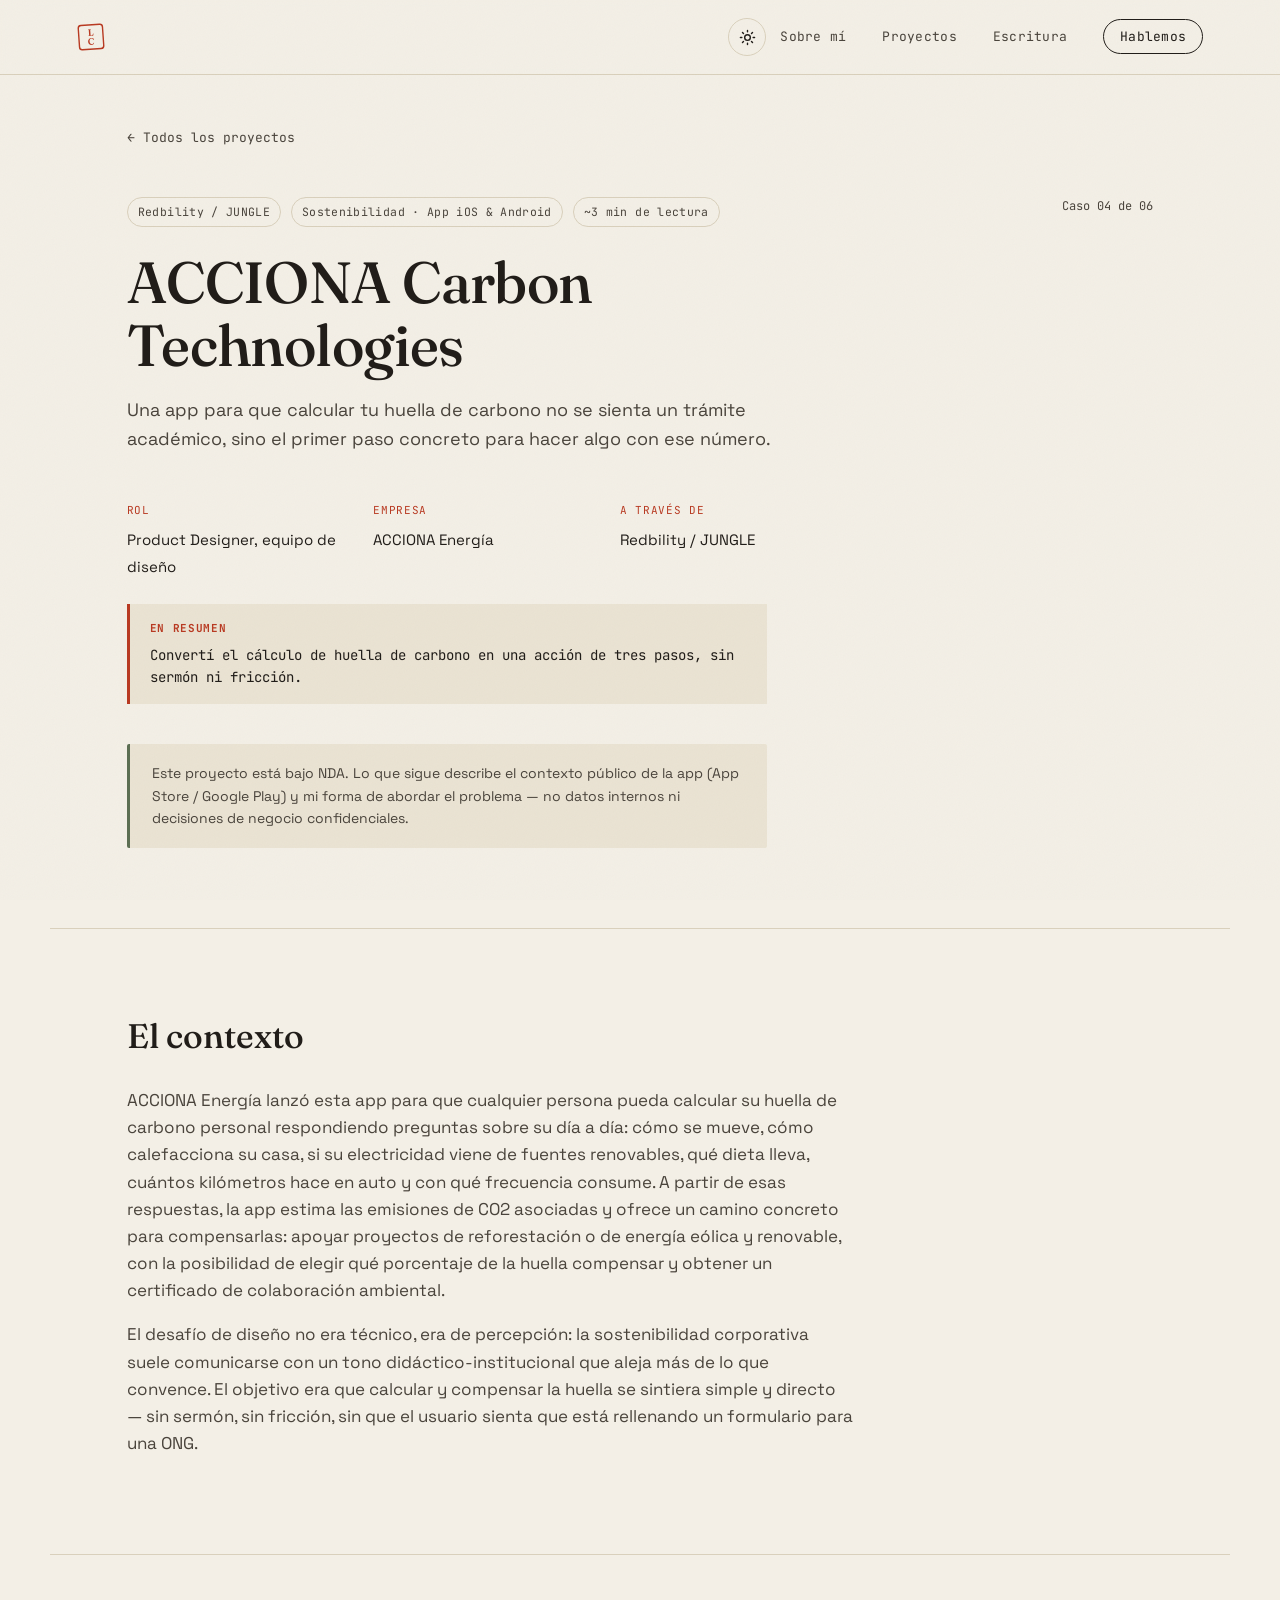
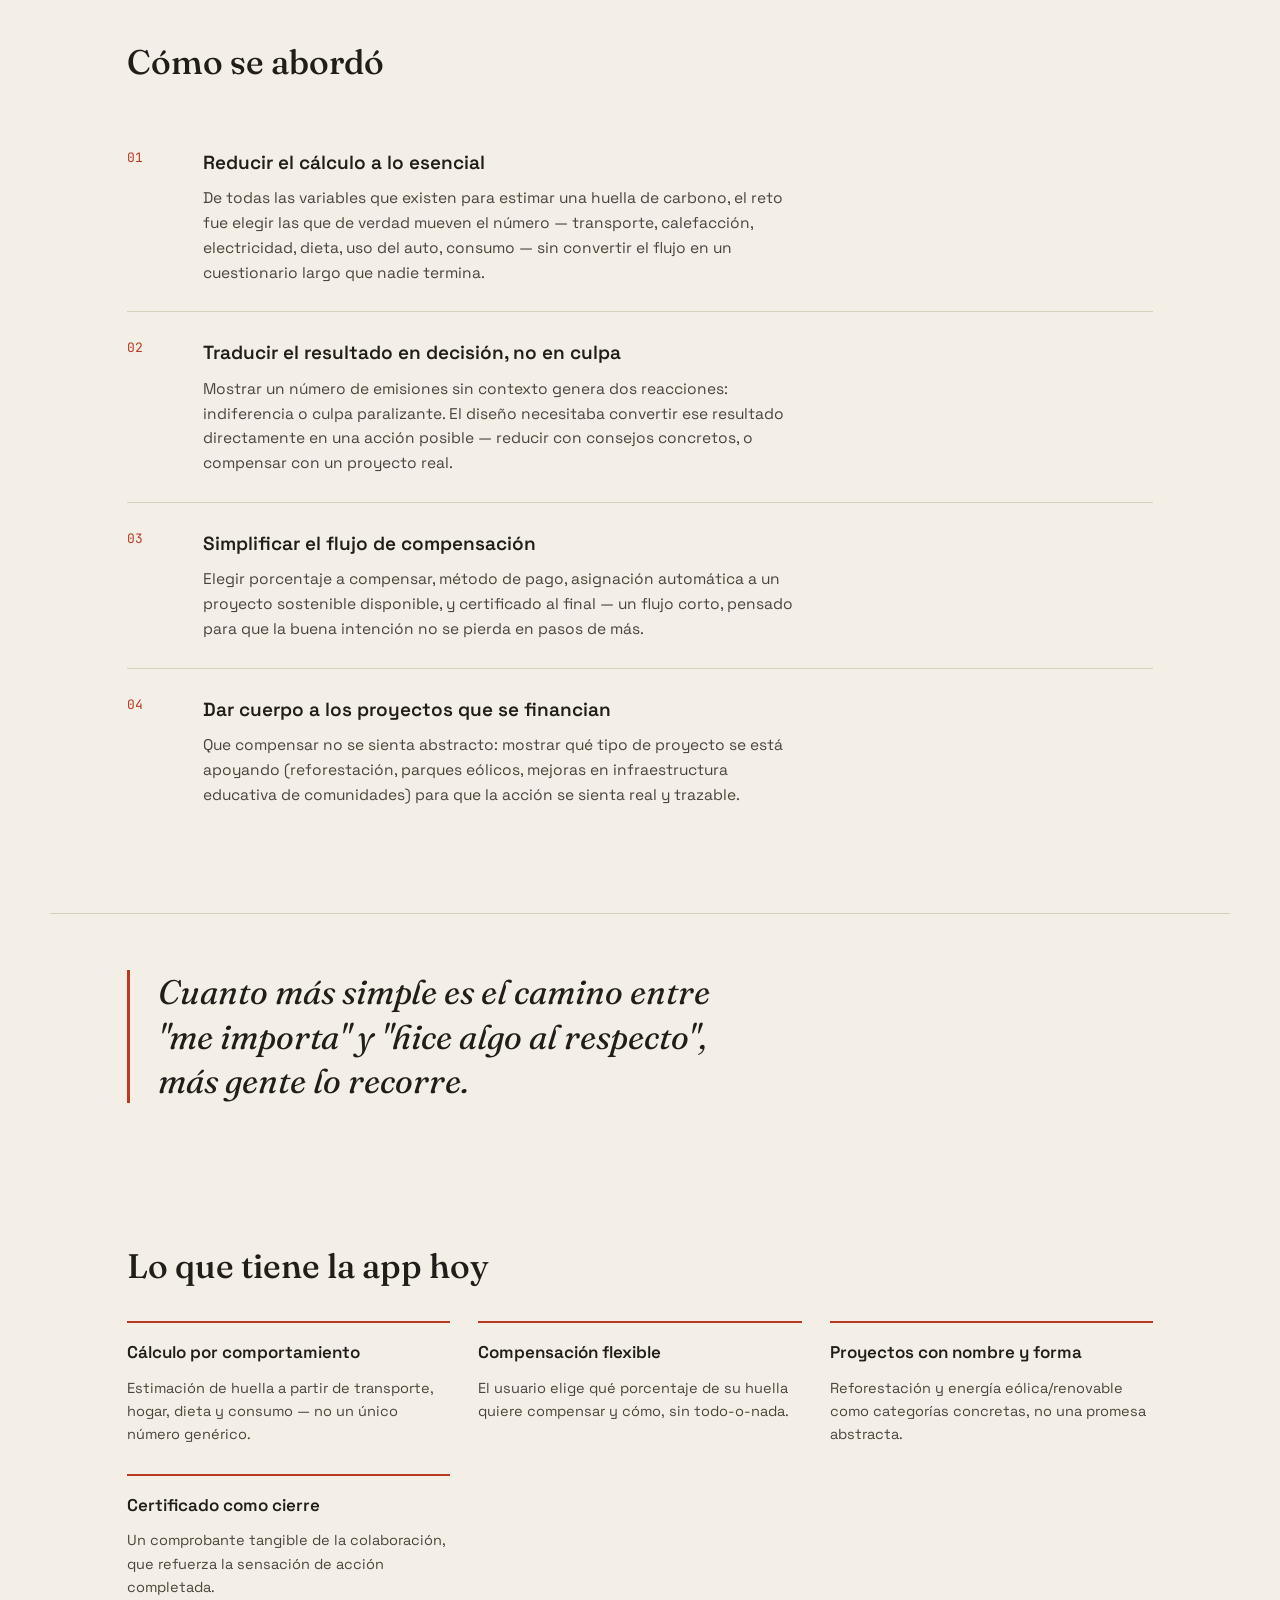
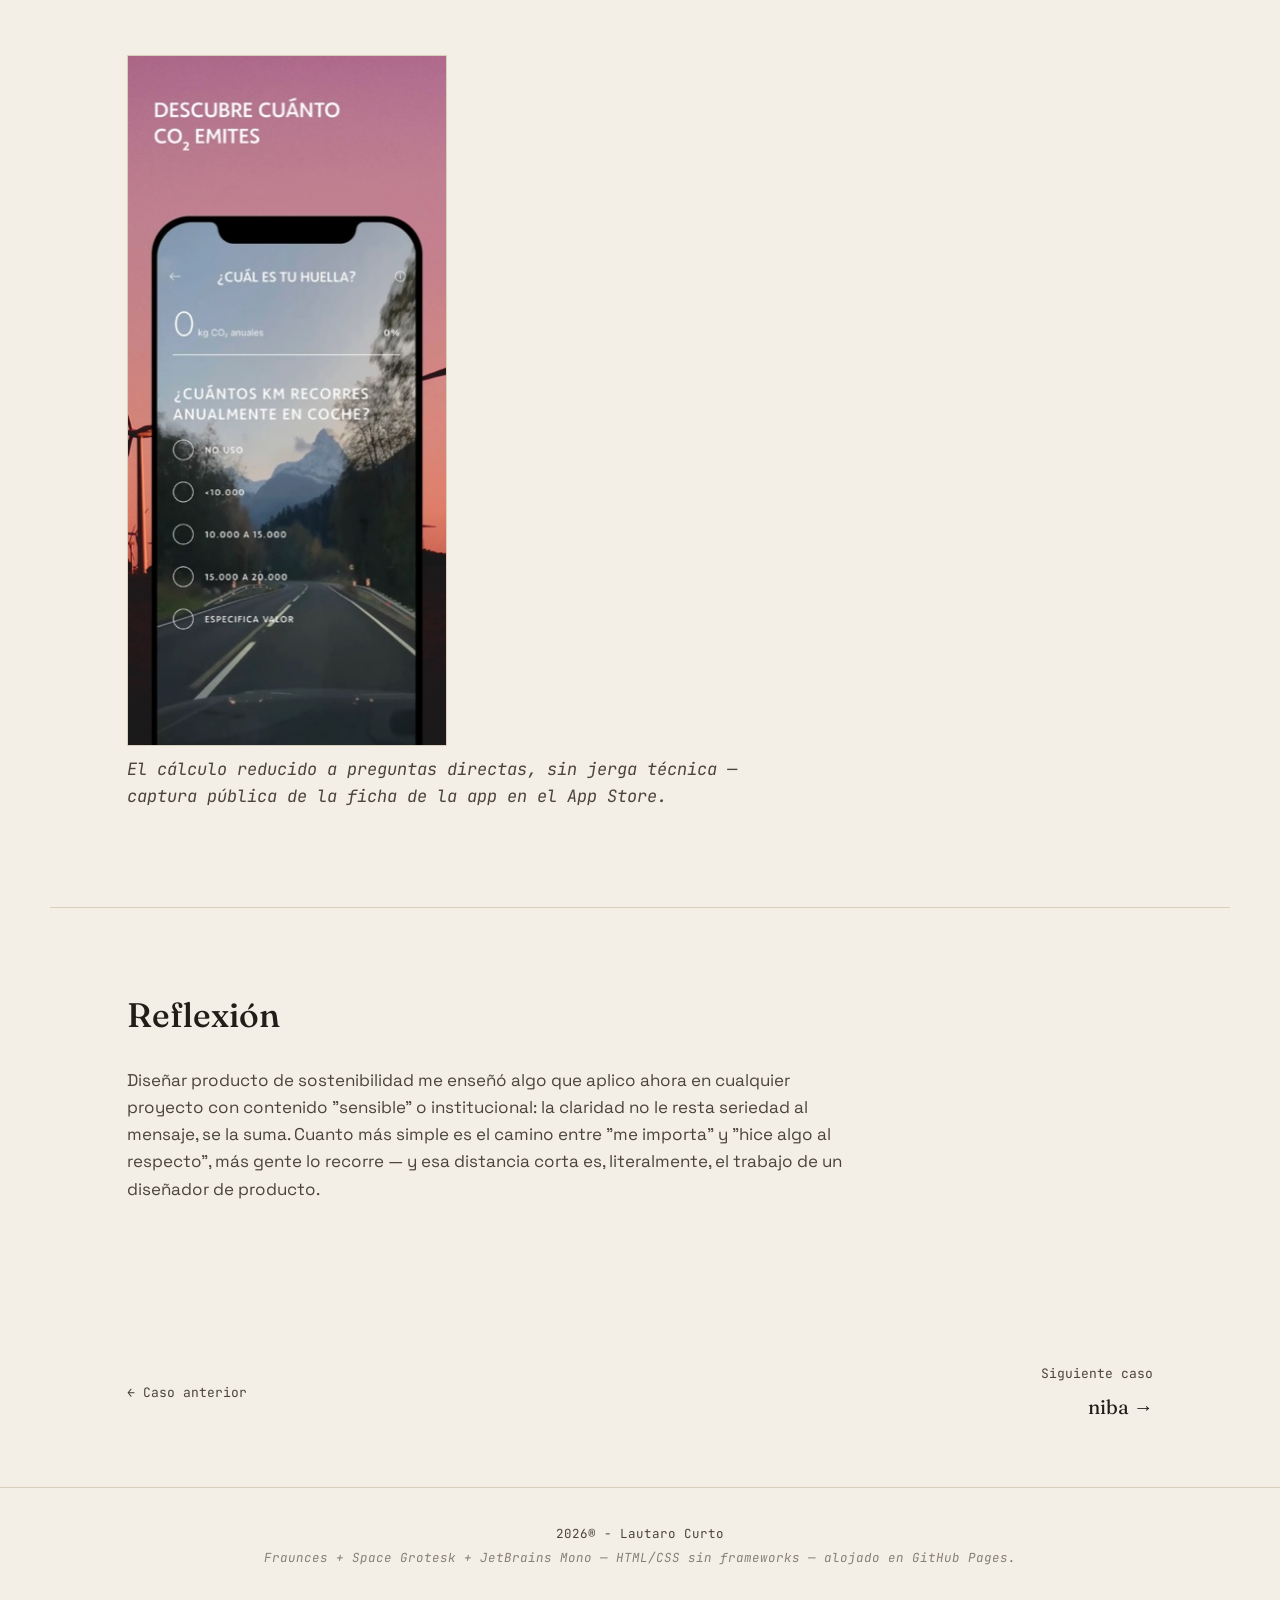
<file: proyectos/acciona-carbon.html>
<!DOCTYPE html>
<html lang="es">
<head>
<script>
  (function() {
    var saved = localStorage.getItem('theme');
    var prefersDark = window.matchMedia('(prefers-color-scheme: dark)').matches;
    var theme = saved || (prefersDark ? 'dark' : 'light');
    document.documentElement.setAttribute('data-theme', theme);
  })();
</script>
<meta charset="UTF-8">
<meta name="viewport" content="width=device-width, initial-scale=1.0">
<title>ACCIONA Carbon Technologies | Lautaro Curto</title>
<meta name="description" content="Caso de estudio: ACCIONA Carbon Technologies, app de cálculo y compensación de huella de carbono.">
<link rel="preconnect" href="https://fonts.googleapis.com">
<link rel="preconnect" href="https://fonts.gstatic.com" crossorigin>
<link href="https://fonts.googleapis.com/css2?family=Fraunces:ital,opsz,wght@0,9..144,300;0,9..144,400;0,9..144,500;0,9..144,600;1,9..144,400;1,9..144,500&family=Space+Grotesk:wght@400;500;600;700&family=JetBrains+Mono:wght@400;500&display=swap" rel="stylesheet">
<link rel="stylesheet" href="../styles.css">
</head>
<body>

<a href="#main-content" class="skip-link">Saltar al contenido</a>
<div class="grain" aria-hidden="true"></div>

<header class="site-header">
  <a href="../index.html" class="mark" aria-label="Inicio">
    <svg class="hanko hanko--nav" viewBox="0 0 60 60" width="28" height="28" aria-hidden="true">
      <rect x="4" y="4" width="52" height="52" rx="6"></rect>
      <text x="30" y="27" text-anchor="middle">L</text>
      <text x="30" y="47" text-anchor="middle">C</text>
    </svg>
  </a>
  <nav class="site-nav" aria-label="Navegación principal">
    <button class="theme-toggle" aria-label="Cambiar entre modo claro y oscuro" title="Cambiar tema">
      <svg class="theme-icon theme-icon--sun" viewBox="0 0 24 24" fill="none" stroke="currentColor" stroke-width="2" stroke-linecap="round" aria-hidden="true">
        <circle cx="12" cy="12" r="4"></circle>
        <path d="M12 2v2M12 20v2M4.93 4.93l1.41 1.41M17.66 17.66l1.41 1.41M2 12h2M20 12h2M6.34 17.66l-1.41 1.41M19.07 4.93l-1.41 1.41"></path>
      </svg>
      <svg class="theme-icon theme-icon--moon" viewBox="0 0 24 24" fill="none" stroke="currentColor" stroke-width="2" stroke-linecap="round" stroke-linejoin="round" aria-hidden="true">
        <path d="M21 12.79A9 9 0 1 1 11.21 3 7 7 0 0 0 21 12.79z"></path>
      </svg>
    </button>
    <button class="nav-toggle" aria-expanded="false" aria-controls="nav-links">
      <span></span><span></span><span></span>
      <span class="sr-only">Abrir menú</span>
    </button>
    <ul id="nav-links" class="nav-links">
      <li><a href="../index.html#about">Sobre mí</a></li>
      <li><a href="../index.html#work">Proyectos</a></li>
      <li><a href="../index.html#writing">Escritura</a></li>
      <li><a href="../index.html#contact" class="nav-cta">Hablemos</a></li>
    </ul>
  </nav>
</header>

<main id="main-content">
  <div class="case-header">
    <a href="../index.html#work" class="back-link reveal">← Todos los proyectos</a>
  </div>

  <section class="case-hero">
    <div class="case-tags reveal">
      <span class="project-tag">Redbility / JUNGLE</span>
      <span class="project-tag">Sostenibilidad · App iOS & Android</span>
      <span class="project-tag">~3 min de lectura</span>
      <span class="case-counter">Caso 04 de 06</span>
    </div>
    <h1 class="reveal">ACCIONA Carbon Technologies</h1>
    <p class="case-hero__sub reveal">
      Una app para que calcular tu huella de carbono no se sienta un trámite académico,
      sino el primer paso concreto para hacer algo con ese número.
    </p>
    <div class="case-hero__facts reveal">
      <div>
        <span class="case-fact__label">Rol</span>
        <span class="case-fact__value">Product Designer, equipo de diseño</span>
      </div>
      <div>
        <span class="case-fact__label">Empresa</span>
        <span class="case-fact__value">ACCIONA Energía</span>
      </div>
      <div>
        <span class="case-fact__label">A través de</span>
        <span class="case-fact__value">Redbility / JUNGLE</span>
      </div>
    </div>
    <div class="case-tldr reveal">
      <strong>En resumen</strong>
      Convertí el cálculo de huella de carbono en una acción de tres pasos, sin sermón
      ni fricción.
    </div>
    <div class="case-note reveal">
      <p>
        Este proyecto está bajo NDA. Lo que sigue describe el contexto público de la app
        (App Store / Google Play) y mi forma de abordar el problema — no datos internos
        ni decisiones de negocio confidenciales.
      </p>
    </div>
  </section>

  <section class="case-section">
    <h2 class="reveal">El contexto</h2>
    <p class="reveal">
      ACCIONA Energía lanzó esta app para que cualquier persona pueda calcular su huella
      de carbono personal respondiendo preguntas sobre su día a día: cómo se mueve, cómo
      calefacciona su casa, si su electricidad viene de fuentes renovables, qué dieta
      lleva, cuántos kilómetros hace en auto y con qué frecuencia consume. A partir de esas
      respuestas, la app estima las emisiones de CO2 asociadas y ofrece un camino concreto
      para compensarlas: apoyar proyectos de reforestación o de energía eólica y renovable,
      con la posibilidad de elegir qué porcentaje de la huella compensar y obtener un
      certificado de colaboración ambiental.
    </p>
    <p class="reveal">
      El desafío de diseño no era técnico, era de percepción: la sostenibilidad
      corporativa suele comunicarse con un tono didáctico-institucional que aleja más de
      lo que convence. El objetivo era que calcular y compensar la huella se sintiera
      simple y directo — sin sermón, sin fricción, sin que el usuario sienta que está
      rellenando un formulario para una ONG.
    </p>
  </section>

  <section class="case-section">
    <h2 class="reveal">Cómo se abordó</h2>
    <div class="process-steps">
      <div class="process-step reveal">
        <span class="process-step__num"></span>
        <div>
          <h3>Reducir el cálculo a lo esencial</h3>
          <p>
            De todas las variables que existen para estimar una huella de carbono, el
            reto fue elegir las que de verdad mueven el número — transporte, calefacción,
            electricidad, dieta, uso del auto, consumo — sin convertir el flujo en un
            cuestionario largo que nadie termina.
          </p>
        </div>
      </div>
      <div class="process-step reveal">
        <span class="process-step__num"></span>
        <div>
          <h3>Traducir el resultado en decisión, no en culpa</h3>
          <p>
            Mostrar un número de emisiones sin contexto genera dos reacciones: indiferencia
            o culpa paralizante. El diseño necesitaba convertir ese resultado directamente
            en una acción posible — reducir con consejos concretos, o compensar con un
            proyecto real.
          </p>
        </div>
      </div>
      <div class="process-step reveal">
        <span class="process-step__num"></span>
        <div>
          <h3>Simplificar el flujo de compensación</h3>
          <p>
            Elegir porcentaje a compensar, método de pago, asignación automática a un
            proyecto sostenible disponible, y certificado al final — un flujo corto,
            pensado para que la buena intención no se pierda en pasos de más.
          </p>
        </div>
      </div>
      <div class="process-step reveal">
        <span class="process-step__num"></span>
        <div>
          <h3>Dar cuerpo a los proyectos que se financian</h3>
          <p>
            Que compensar no se sienta abstracto: mostrar qué tipo de proyecto se está
            apoyando (reforestación, parques eólicos, mejoras en infraestructura educativa
            de comunidades) para que la acción se sienta real y trazable.
          </p>
        </div>
      </div>
    </div>
  </section>

  <section class="case-quote">
    <blockquote class="pull-quote reveal">Cuanto más simple es el camino entre "me importa" y "hice algo al respecto", más gente lo recorre.</blockquote>
  </section>

  <section class="case-section">
    <h2 class="reveal">Lo que tiene la app hoy</h2>
    <div class="decisions-grid">
      <div class="decision-card reveal">
        <h3>Cálculo por comportamiento</h3>
        <p>Estimación de huella a partir de transporte, hogar, dieta y consumo — no un único número genérico.</p>
      </div>
      <div class="decision-card reveal">
        <h3>Compensación flexible</h3>
        <p>El usuario elige qué porcentaje de su huella quiere compensar y cómo, sin todo-o-nada.</p>
      </div>
      <div class="decision-card reveal">
        <h3>Proyectos con nombre y forma</h3>
        <p>Reforestación y energía eólica/renovable como categorías concretas, no una promesa abstracta.</p>
      </div>
      <div class="decision-card reveal">
        <h3>Certificado como cierre</h3>
        <p>Un comprobante tangible de la colaboración, que refuerza la sensación de acción completada.</p>
      </div>
    </div>
    <div class="case-image case-image--portrait reveal">
      <img src="../assets/acciona-carbon/app-screen.jpg" alt="Pantalla de la app ACCIONA Carbon Technologies preguntando los kilómetros recorridos en coche para calcular la huella" loading="lazy">
    </div>
    <p class="img-caption">El cálculo reducido a preguntas directas, sin jerga técnica — captura pública de la ficha de la app en el App Store.</p>
  </section>

  <section class="case-section">
    <h2 class="reveal">Reflexión</h2>
    <div class="reflection-box">
      <p class="reveal">
        Diseñar producto de sostenibilidad me enseñó algo que aplico ahora en cualquier
        proyecto con contenido "sensible" o institucional: la claridad no le resta
        seriedad al mensaje, se la suma. Cuanto más simple es el camino entre "me importa"
        y "hice algo al respecto", más gente lo recorre — y esa distancia corta es,
        literalmente, el trabajo de un diseñador de producto.
      </p>
    </div>
  </section>

  <nav class="case-nav" aria-label="Navegación entre casos">
    <a href="konfia-seguros.html">← Caso anterior</a>
    <a href="niba.html" class="next-project">
      Siguiente caso
      <span class="project-name">niba →</span>
    </a>
  </nav>
</main>

<footer class="site-footer">
  <div class="footer-text">
    <p>2026®️ - Lautaro Curto</p>
    <p class="colophon">Fraunces + Space Grotesk + JetBrains Mono — HTML/CSS sin frameworks — alojado en GitHub Pages.</p>
  </div>
</footer>

<script src="../script.js"></script>
</body>
</html>
</file>
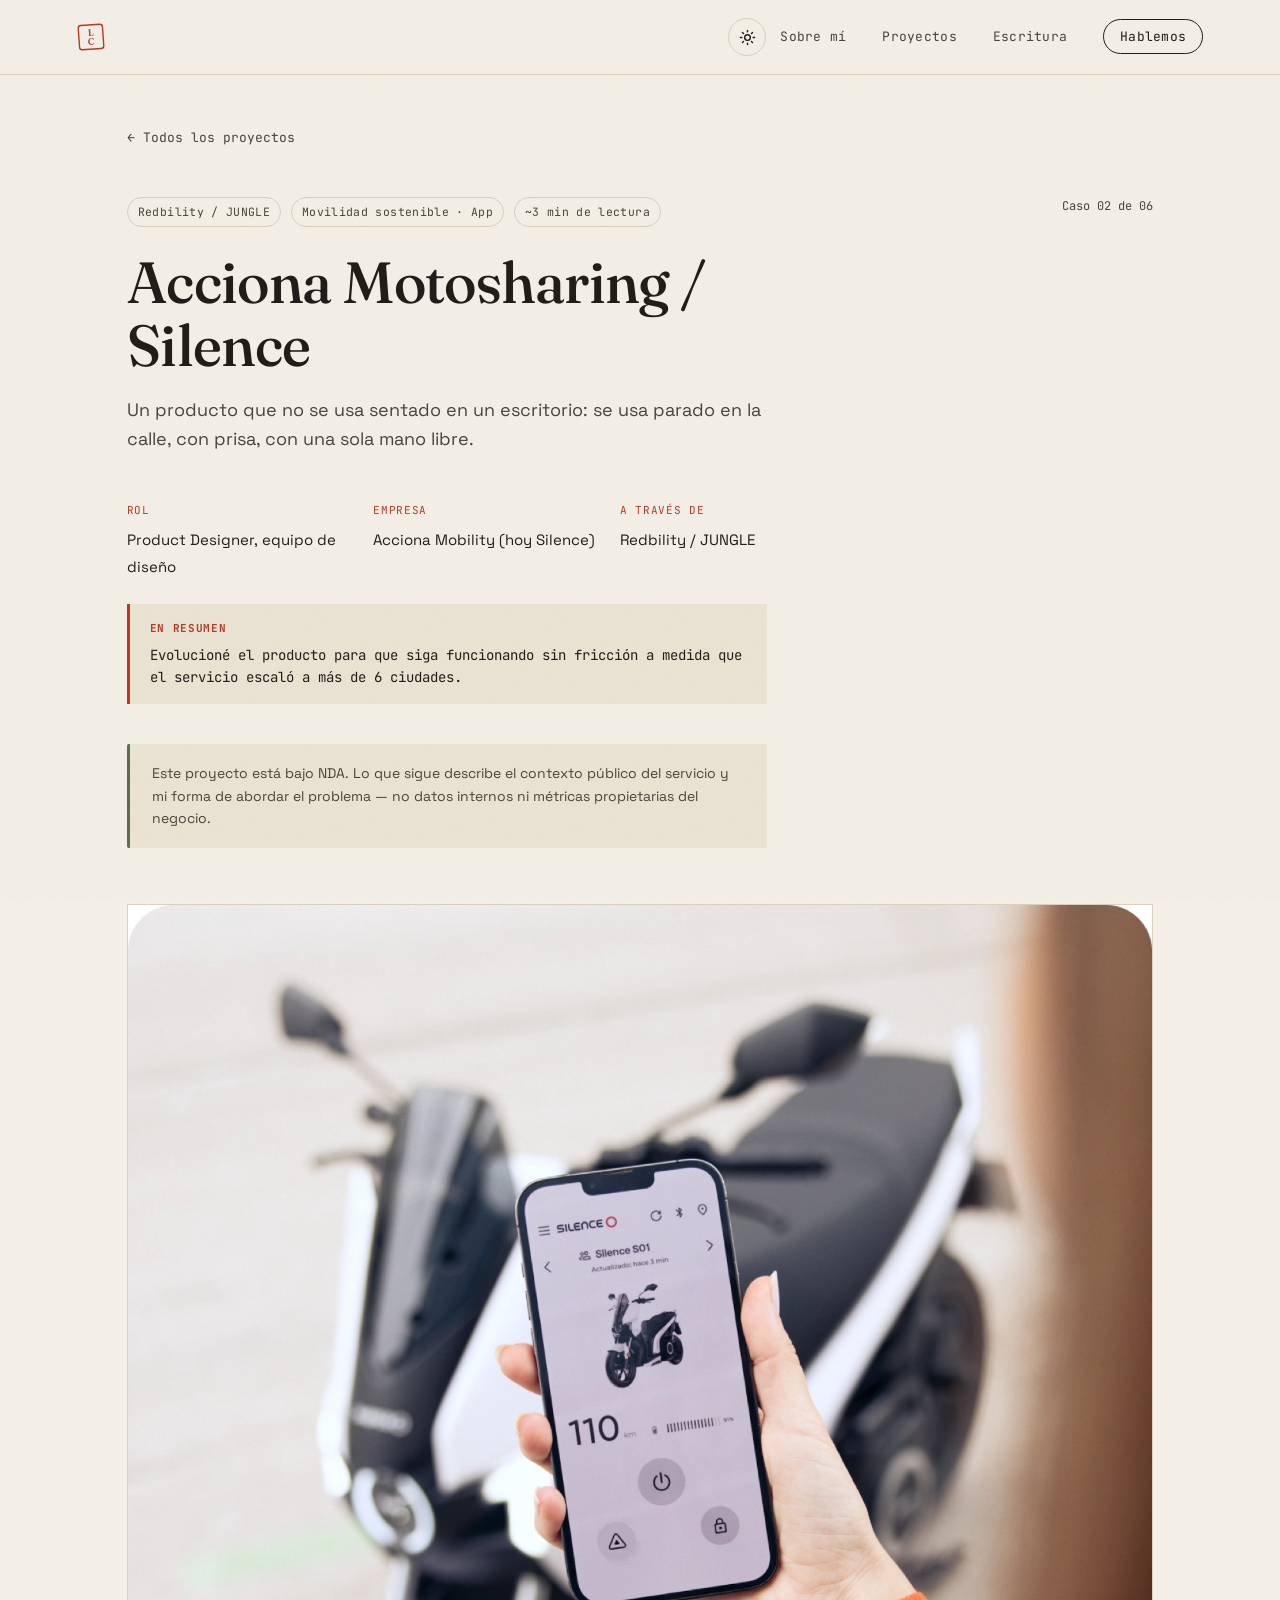
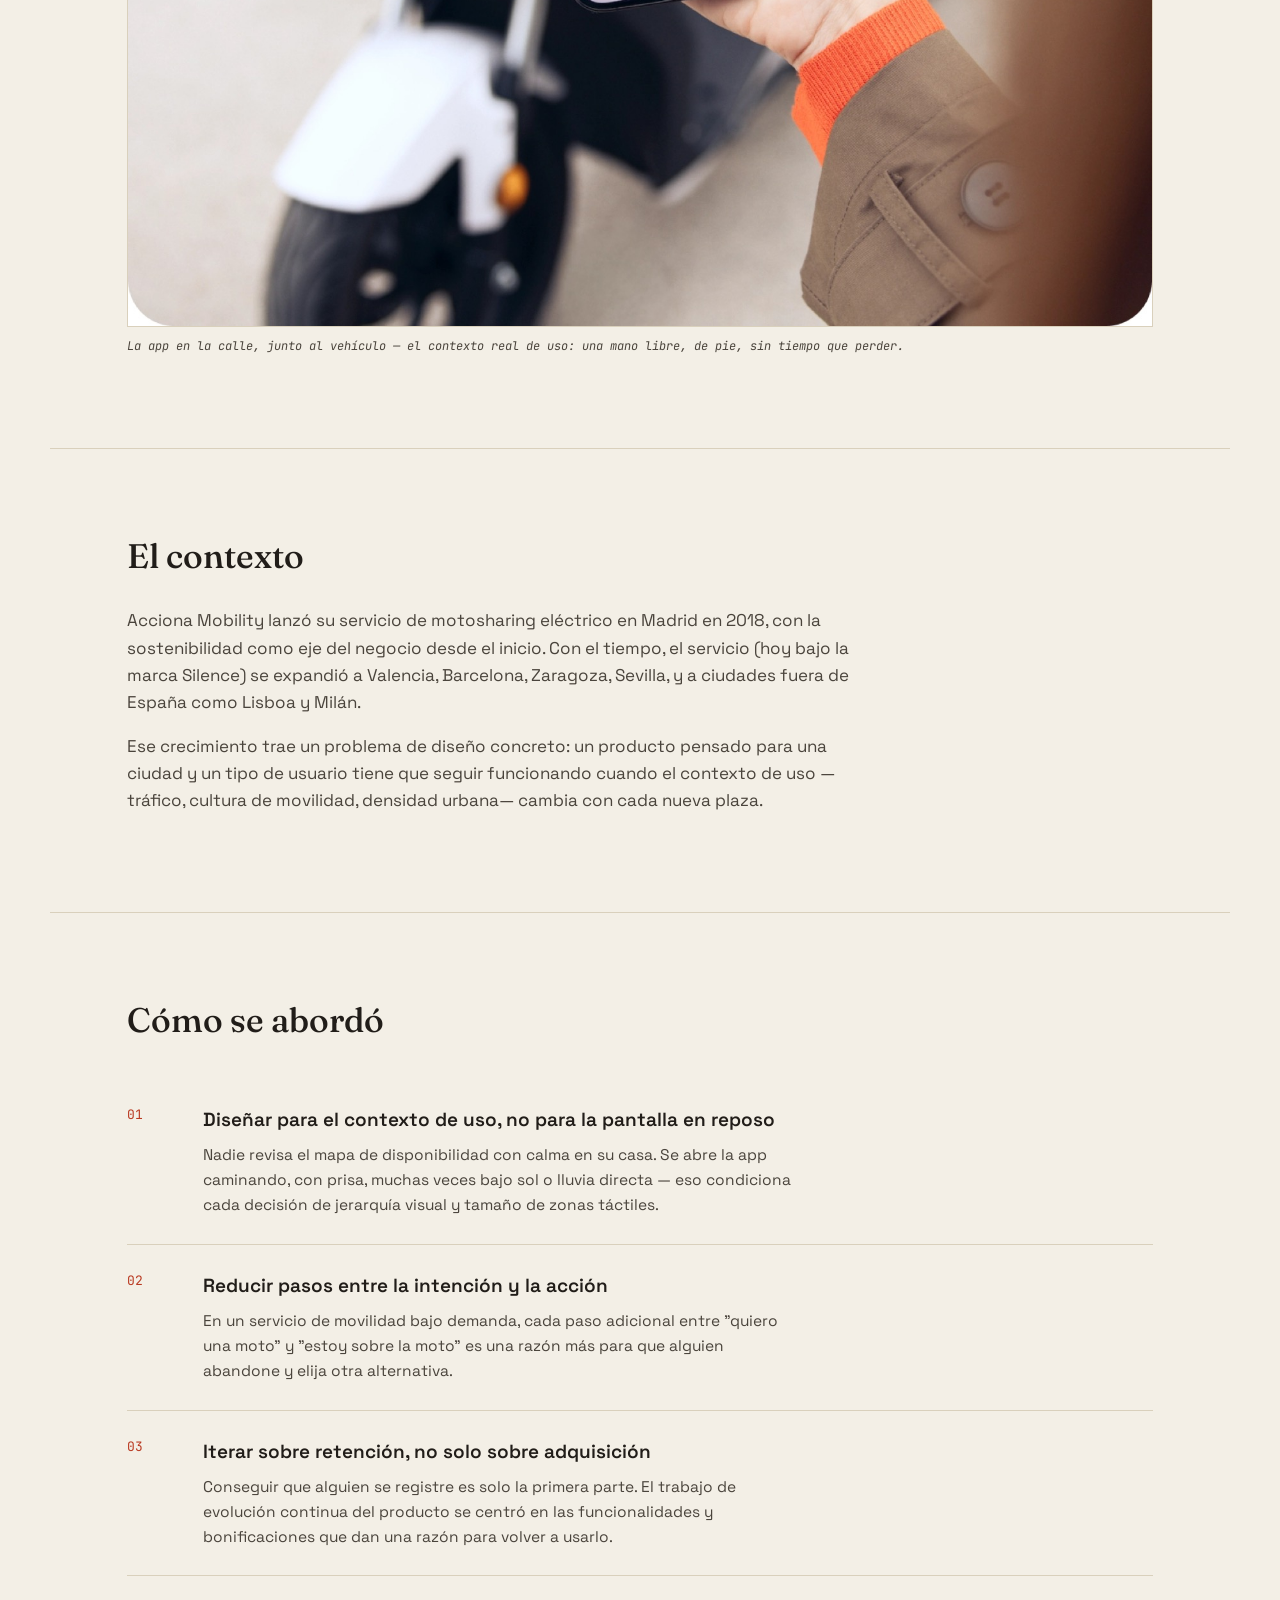
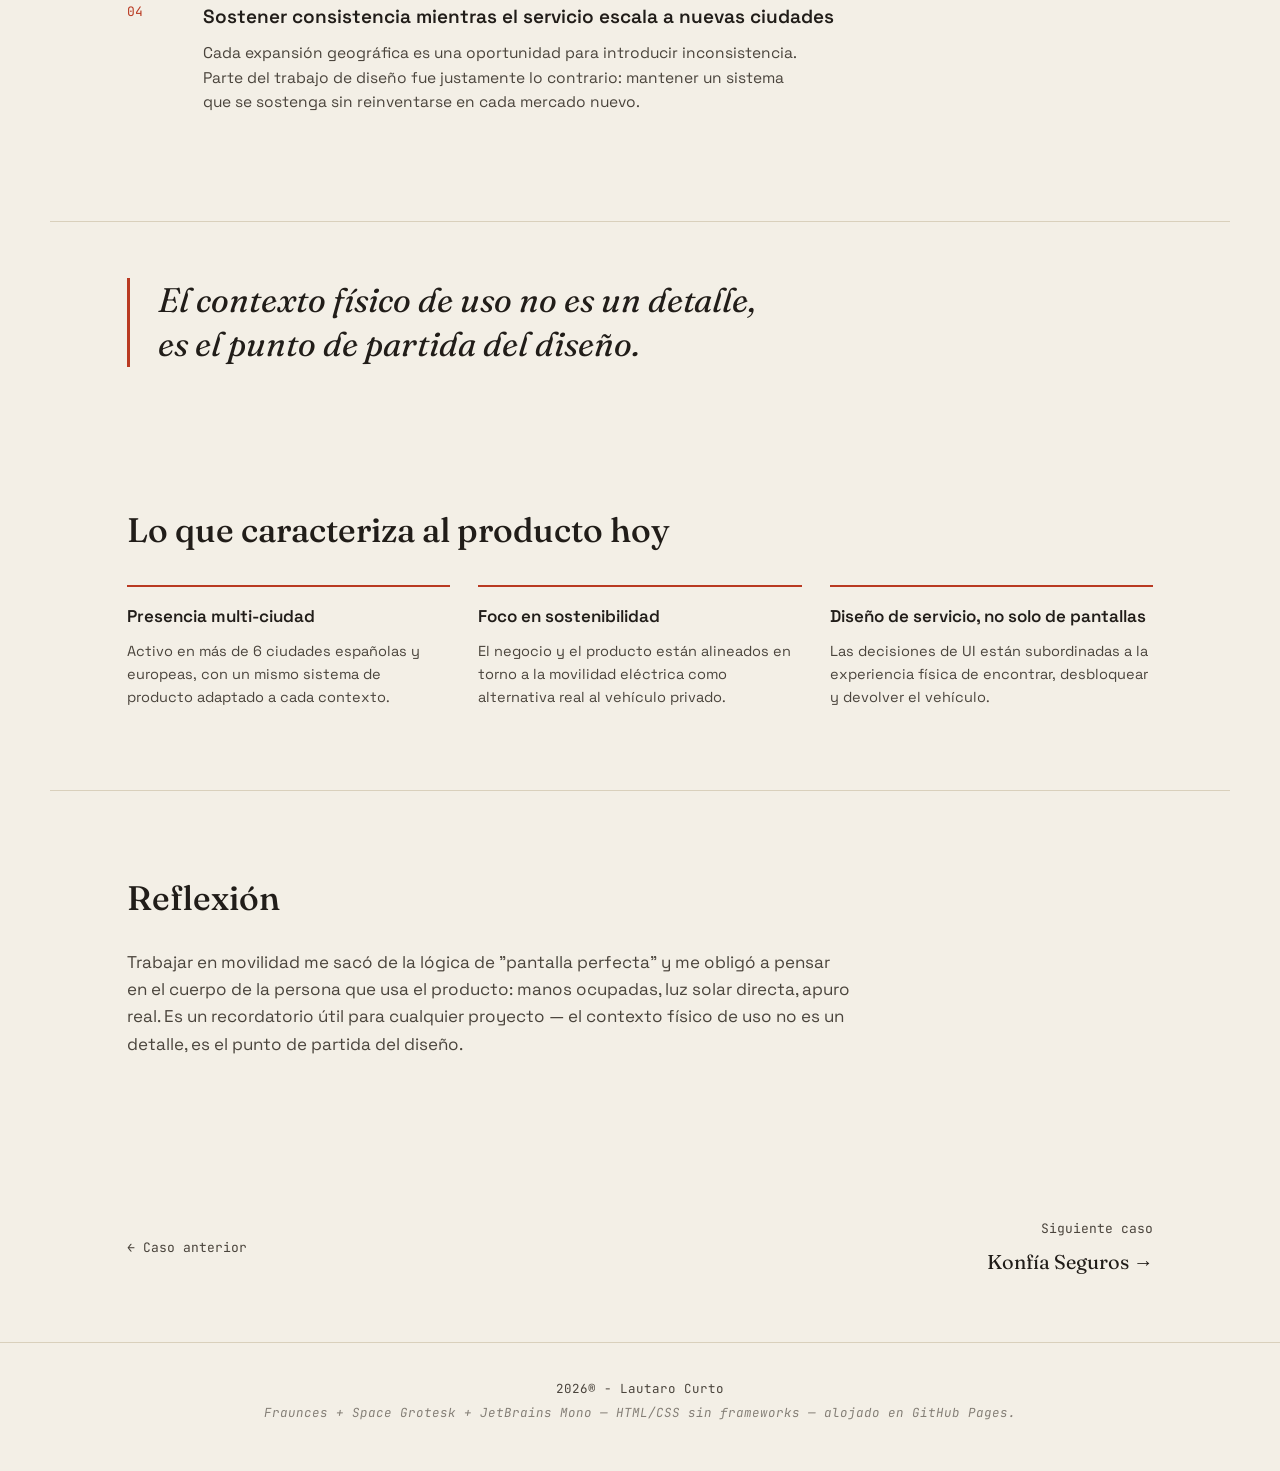
<file: proyectos/acciona-silence.html>
<!DOCTYPE html>
<html lang="es">
<head>
<script>
  (function() {
    var saved = localStorage.getItem('theme');
    var prefersDark = window.matchMedia('(prefers-color-scheme: dark)').matches;
    var theme = saved || (prefersDark ? 'dark' : 'light');
    document.documentElement.setAttribute('data-theme', theme);
  })();
</script>
<meta charset="UTF-8">
<meta name="viewport" content="width=device-width, initial-scale=1.0">
<title>Acciona Motosharing / Silence | Lautaro Curto</title>
<meta name="description" content="Caso de estudio: evolución de producto para Acciona Motosharing (hoy Silence). Product Designer, equipo Redbility / JUNGLE.">
<link rel="preconnect" href="https://fonts.googleapis.com">
<link rel="preconnect" href="https://fonts.gstatic.com" crossorigin>
<link href="https://fonts.googleapis.com/css2?family=Fraunces:ital,opsz,wght@0,9..144,300;0,9..144,400;0,9..144,500;0,9..144,600;1,9..144,400;1,9..144,500&family=Space+Grotesk:wght@400;500;600;700&family=JetBrains+Mono:wght@400;500&display=swap" rel="stylesheet">
<link rel="stylesheet" href="../styles.css">
</head>
<body>

<a href="#main-content" class="skip-link">Saltar al contenido</a>
<div class="grain" aria-hidden="true"></div>

<header class="site-header">
  <a href="../index.html" class="mark" aria-label="Inicio">
    <svg class="hanko hanko--nav" viewBox="0 0 60 60" width="28" height="28" aria-hidden="true">
      <rect x="4" y="4" width="52" height="52" rx="6"></rect>
      <text x="30" y="27" text-anchor="middle">L</text>
      <text x="30" y="47" text-anchor="middle">C</text>
    </svg>
  </a>
  <nav class="site-nav" aria-label="Navegación principal">
    <button class="theme-toggle" aria-label="Cambiar entre modo claro y oscuro" title="Cambiar tema">
      <svg class="theme-icon theme-icon--sun" viewBox="0 0 24 24" fill="none" stroke="currentColor" stroke-width="2" stroke-linecap="round" aria-hidden="true">
        <circle cx="12" cy="12" r="4"></circle>
        <path d="M12 2v2M12 20v2M4.93 4.93l1.41 1.41M17.66 17.66l1.41 1.41M2 12h2M20 12h2M6.34 17.66l-1.41 1.41M19.07 4.93l-1.41 1.41"></path>
      </svg>
      <svg class="theme-icon theme-icon--moon" viewBox="0 0 24 24" fill="none" stroke="currentColor" stroke-width="2" stroke-linecap="round" stroke-linejoin="round" aria-hidden="true">
        <path d="M21 12.79A9 9 0 1 1 11.21 3 7 7 0 0 0 21 12.79z"></path>
      </svg>
    </button>
    <button class="nav-toggle" aria-expanded="false" aria-controls="nav-links">
      <span></span><span></span><span></span>
      <span class="sr-only">Abrir menú</span>
    </button>
    <ul id="nav-links" class="nav-links">
      <li><a href="../index.html#about">Sobre mí</a></li>
      <li><a href="../index.html#work">Proyectos</a></li>
      <li><a href="../index.html#writing">Escritura</a></li>
      <li><a href="../index.html#contact" class="nav-cta">Hablemos</a></li>
    </ul>
  </nav>
</header>

<main id="main-content">
  <div class="case-header">
    <a href="../index.html#work" class="back-link reveal">← Todos los proyectos</a>
  </div>

  <section class="case-hero">
    <div class="case-tags reveal">
      <span class="project-tag">Redbility / JUNGLE</span>
      <span class="project-tag">Movilidad sostenible · App</span>
      <span class="project-tag">~3 min de lectura</span>
      <span class="case-counter">Caso 02 de 06</span>
    </div>
    <h1 class="reveal">Acciona Motosharing / Silence</h1>
    <p class="case-hero__sub reveal">
      Un producto que no se usa sentado en un escritorio: se usa parado en la calle,
      con prisa, con una sola mano libre.
    </p>
    <div class="case-hero__facts reveal">
      <div>
        <span class="case-fact__label">Rol</span>
        <span class="case-fact__value">Product Designer, equipo de diseño</span>
      </div>
      <div>
        <span class="case-fact__label">Empresa</span>
        <span class="case-fact__value">Acciona Mobility (hoy Silence)</span>
      </div>
      <div>
        <span class="case-fact__label">A través de</span>
        <span class="case-fact__value">Redbility / JUNGLE</span>
      </div>
    </div>
    <div class="case-tldr reveal">
      <strong>En resumen</strong>
      Evolucioné el producto para que siga funcionando sin fricción a medida que el
      servicio escaló a más de 6 ciudades.
    </div>
    <div class="case-note reveal">
      <p>
        Este proyecto está bajo NDA. Lo que sigue describe el contexto público del
        servicio y mi forma de abordar el problema — no datos internos ni métricas
        propietarias del negocio.
      </p>
    </div>
    <div class="case-image reveal">
      <img src="../assets/acciona-silence/hero.jpg" alt="Persona desbloqueando una moto Silence desde la app en su teléfono, en la calle" loading="lazy">
    </div>
    <p class="img-caption">La app en la calle, junto al vehículo — el contexto real de uso: una mano libre, de pie, sin tiempo que perder.</p>
  </section>

  <section class="case-section">
    <h2 class="reveal">El contexto</h2>
    <p class="reveal">
      Acciona Mobility lanzó su servicio de motosharing eléctrico en Madrid en 2018,
      con la sostenibilidad como eje del negocio desde el inicio. Con el tiempo, el
      servicio (hoy bajo la marca Silence) se expandió a Valencia, Barcelona, Zaragoza,
      Sevilla, y a ciudades fuera de España como Lisboa y Milán.
    </p>
    <p class="reveal">
      Ese crecimiento trae un problema de diseño concreto: un producto pensado para una
      ciudad y un tipo de usuario tiene que seguir funcionando cuando el contexto de uso
      —tráfico, cultura de movilidad, densidad urbana— cambia con cada nueva plaza.
    </p>
  </section>

  <section class="case-section">
    <h2 class="reveal">Cómo se abordó</h2>
    <div class="process-steps">
      <div class="process-step reveal">
        <span class="process-step__num"></span>
        <div>
          <h3>Diseñar para el contexto de uso, no para la pantalla en reposo</h3>
          <p>
            Nadie revisa el mapa de disponibilidad con calma en su casa. Se abre la app
            caminando, con prisa, muchas veces bajo sol o lluvia directa — eso condiciona
            cada decisión de jerarquía visual y tamaño de zonas táctiles.
          </p>
        </div>
      </div>
      <div class="process-step reveal">
        <span class="process-step__num"></span>
        <div>
          <h3>Reducir pasos entre la intención y la acción</h3>
          <p>
            En un servicio de movilidad bajo demanda, cada paso adicional entre "quiero
            una moto" y "estoy sobre la moto" es una razón más para que alguien abandone
            y elija otra alternativa.
          </p>
        </div>
      </div>
      <div class="process-step reveal">
        <span class="process-step__num"></span>
        <div>
          <h3>Iterar sobre retención, no solo sobre adquisición</h3>
          <p>
            Conseguir que alguien se registre es solo la primera parte. El trabajo de
            evolución continua del producto se centró en las funcionalidades y
            bonificaciones que dan una razón para volver a usarlo.
          </p>
        </div>
      </div>
      <div class="process-step reveal">
        <span class="process-step__num"></span>
        <div>
          <h3>Sostener consistencia mientras el servicio escala a nuevas ciudades</h3>
          <p>
            Cada expansión geográfica es una oportunidad para introducir inconsistencia.
            Parte del trabajo de diseño fue justamente lo contrario: mantener un sistema
            que se sostenga sin reinventarse en cada mercado nuevo.
          </p>
        </div>
      </div>
    </div>
  </section>

  <section class="case-quote">
    <blockquote class="pull-quote reveal">El contexto físico de uso no es un detalle, es el punto de partida del diseño.</blockquote>
  </section>

  <section class="case-section">
    <h2 class="reveal">Lo que caracteriza al producto hoy</h2>
    <div class="decisions-grid">
      <div class="decision-card reveal">
        <h3>Presencia multi-ciudad</h3>
        <p>Activo en más de 6 ciudades españolas y europeas, con un mismo sistema de producto adaptado a cada contexto.</p>
      </div>
      <div class="decision-card reveal">
        <h3>Foco en sostenibilidad</h3>
        <p>El negocio y el producto están alineados en torno a la movilidad eléctrica como alternativa real al vehículo privado.</p>
      </div>
      <div class="decision-card reveal">
        <h3>Diseño de servicio, no solo de pantallas</h3>
        <p>Las decisiones de UI están subordinadas a la experiencia física de encontrar, desbloquear y devolver el vehículo.</p>
      </div>
    </div>
  </section>

  <section class="case-section">
    <h2 class="reveal">Reflexión</h2>
    <div class="reflection-box">
      <p class="reveal">
        Trabajar en movilidad me sacó de la lógica de "pantalla perfecta" y me obligó a
        pensar en el cuerpo de la persona que usa el producto: manos ocupadas, luz solar
        directa, apuro real. Es un recordatorio útil para cualquier proyecto — el contexto
        físico de uso no es un detalle, es el punto de partida del diseño.
      </p>
    </div>
  </section>

  <nav class="case-nav" aria-label="Navegación entre casos">
    <a href="occident.html">← Caso anterior</a>
    <a href="konfia-seguros.html" class="next-project">
      Siguiente caso
      <span class="project-name">Konfía Seguros →</span>
    </a>
  </nav>
</main>

<footer class="site-footer">
  <div class="footer-text">
    <p>2026®️ - Lautaro Curto</p>
    <p class="colophon">Fraunces + Space Grotesk + JetBrains Mono — HTML/CSS sin frameworks — alojado en GitHub Pages.</p>
  </div>
</footer>

<script src="../script.js"></script>
</body>
</html>
</file>
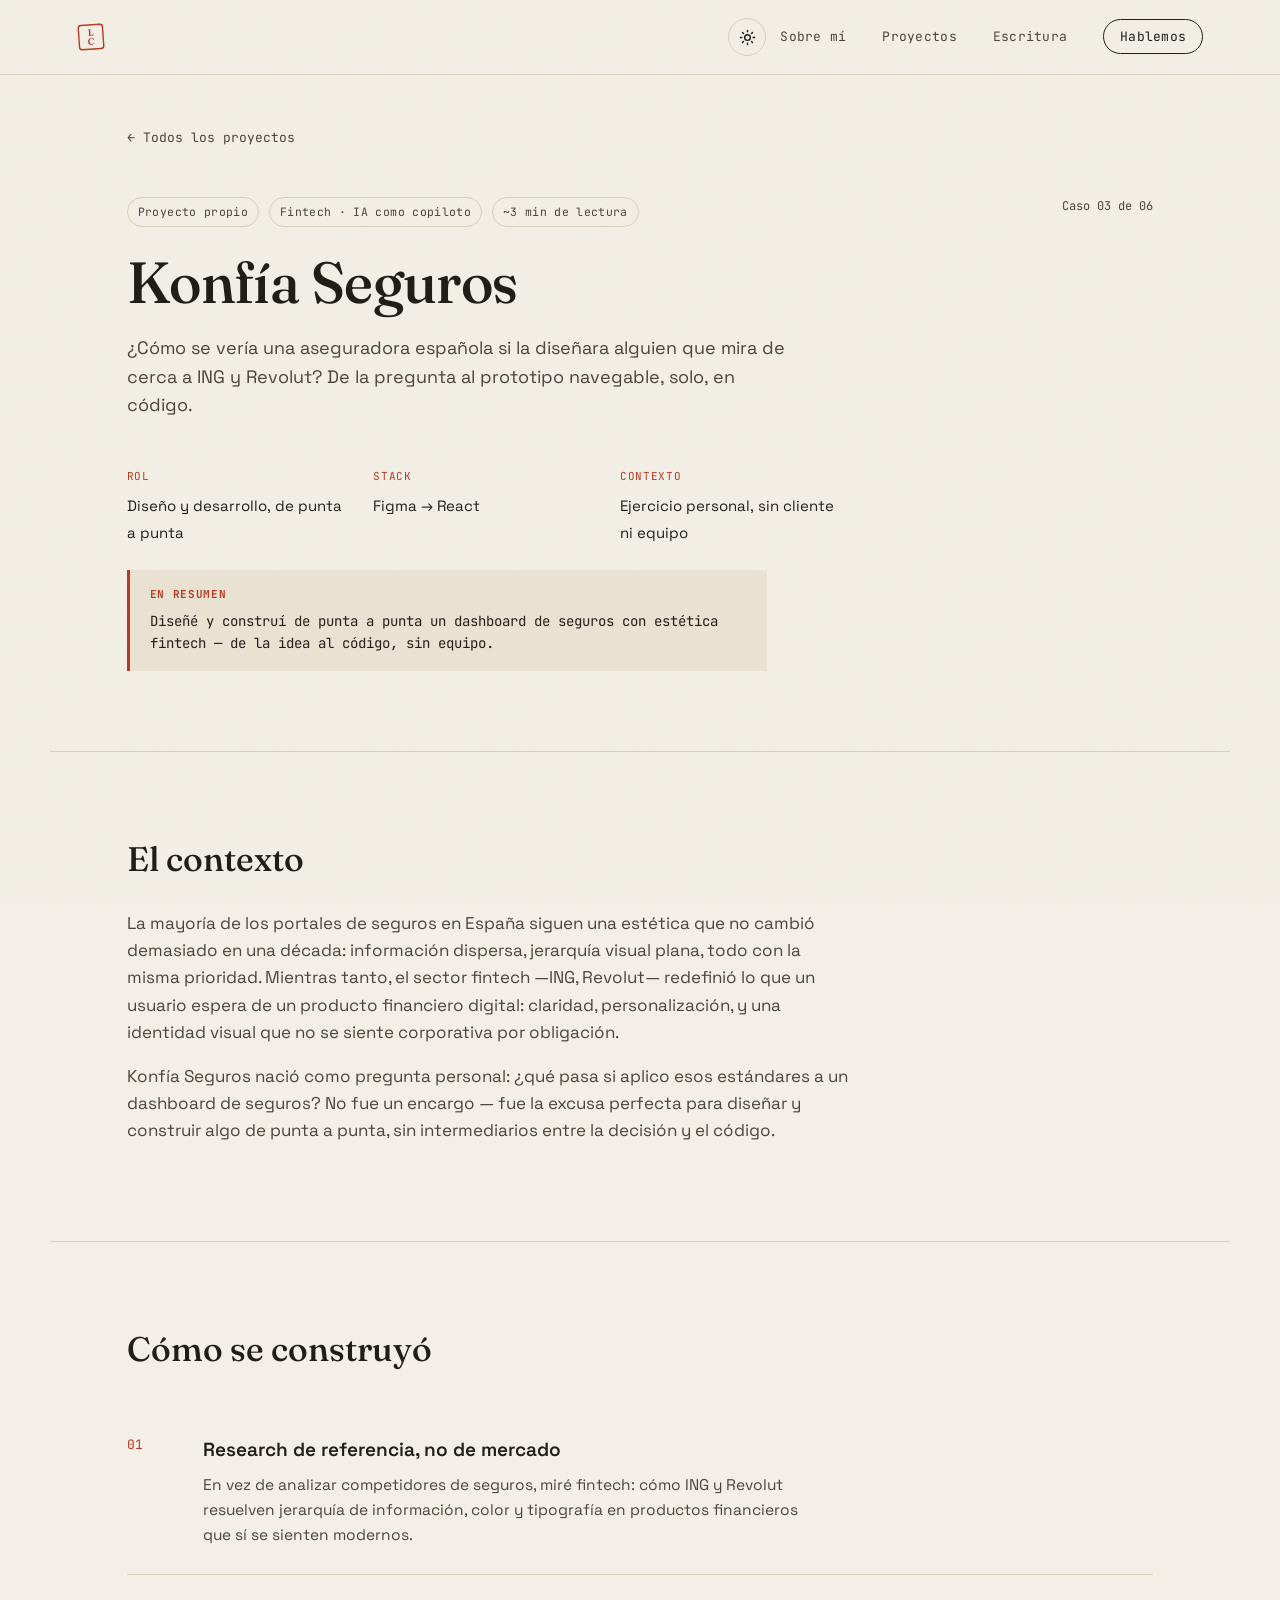
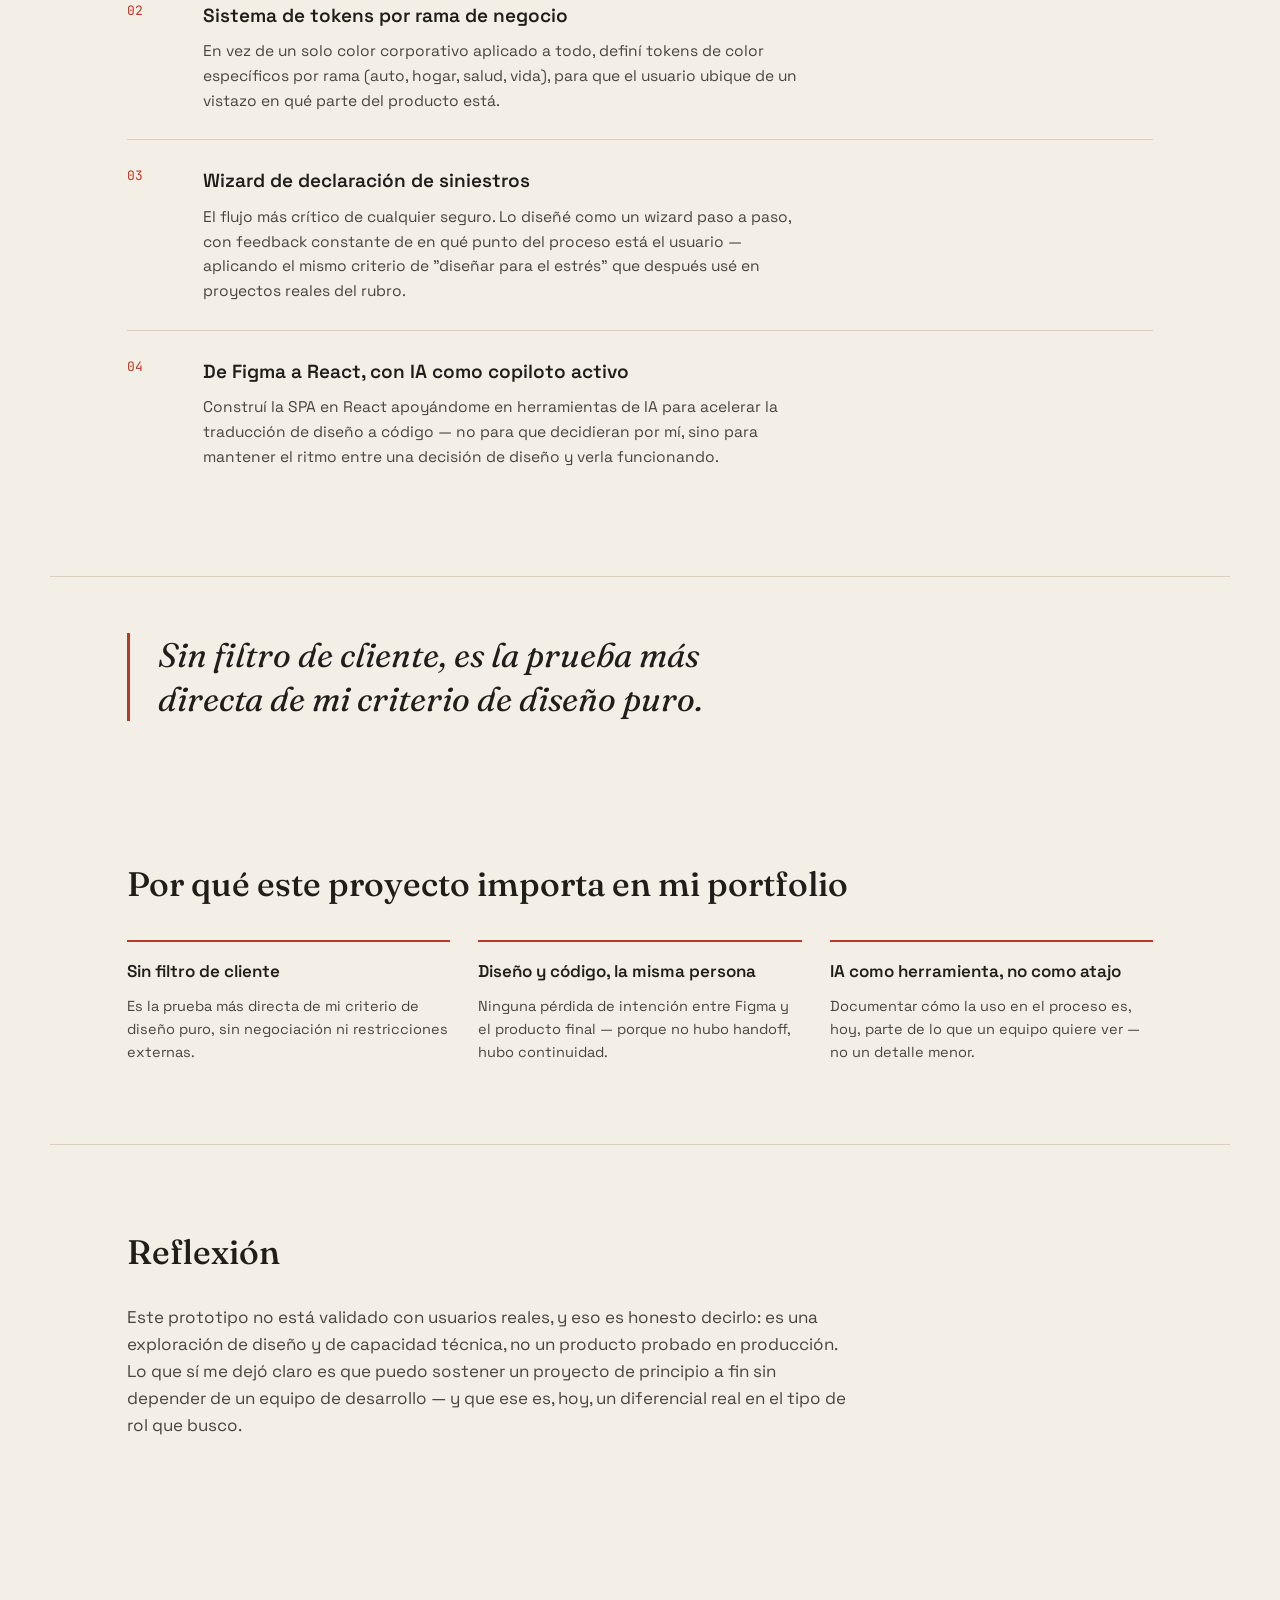
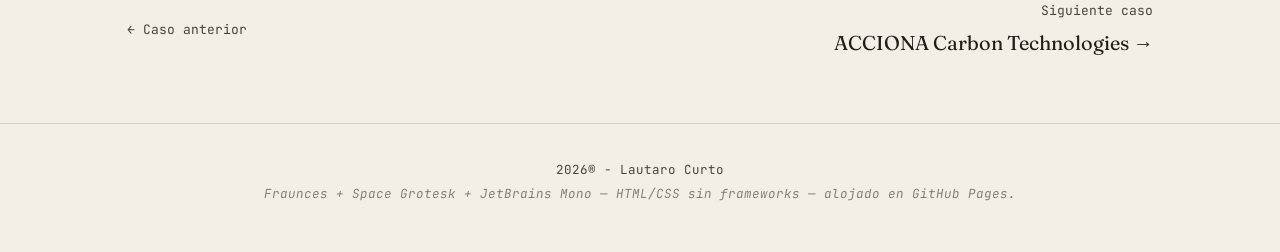
<file: proyectos/konfia-seguros.html>
<!DOCTYPE html>
<html lang="es">
<head>
<script>
  (function() {
    var saved = localStorage.getItem('theme');
    var prefersDark = window.matchMedia('(prefers-color-scheme: dark)').matches;
    var theme = saved || (prefersDark ? 'dark' : 'light');
    document.documentElement.setAttribute('data-theme', theme);
  })();
</script>
<meta charset="UTF-8">
<meta name="viewport" content="width=device-width, initial-scale=1.0">
<title>Konfía Seguros | Lautaro Curto</title>
<meta name="description" content="Caso de estudio: Konfía Seguros, prototipo personal de dashboard de seguros diseñado y construido de punta a punta con React.">
<link rel="preconnect" href="https://fonts.googleapis.com">
<link rel="preconnect" href="https://fonts.gstatic.com" crossorigin>
<link href="https://fonts.googleapis.com/css2?family=Fraunces:ital,opsz,wght@0,9..144,300;0,9..144,400;0,9..144,500;0,9..144,600;1,9..144,400;1,9..144,500&family=Space+Grotesk:wght@400;500;600;700&family=JetBrains+Mono:wght@400;500&display=swap" rel="stylesheet">
<link rel="stylesheet" href="../styles.css">
</head>
<body>

<a href="#main-content" class="skip-link">Saltar al contenido</a>
<div class="grain" aria-hidden="true"></div>

<header class="site-header">
  <a href="../index.html" class="mark" aria-label="Inicio">
    <svg class="hanko hanko--nav" viewBox="0 0 60 60" width="28" height="28" aria-hidden="true">
      <rect x="4" y="4" width="52" height="52" rx="6"></rect>
      <text x="30" y="27" text-anchor="middle">L</text>
      <text x="30" y="47" text-anchor="middle">C</text>
    </svg>
  </a>
  <nav class="site-nav" aria-label="Navegación principal">
    <button class="theme-toggle" aria-label="Cambiar entre modo claro y oscuro" title="Cambiar tema">
      <svg class="theme-icon theme-icon--sun" viewBox="0 0 24 24" fill="none" stroke="currentColor" stroke-width="2" stroke-linecap="round" aria-hidden="true">
        <circle cx="12" cy="12" r="4"></circle>
        <path d="M12 2v2M12 20v2M4.93 4.93l1.41 1.41M17.66 17.66l1.41 1.41M2 12h2M20 12h2M6.34 17.66l-1.41 1.41M19.07 4.93l-1.41 1.41"></path>
      </svg>
      <svg class="theme-icon theme-icon--moon" viewBox="0 0 24 24" fill="none" stroke="currentColor" stroke-width="2" stroke-linecap="round" stroke-linejoin="round" aria-hidden="true">
        <path d="M21 12.79A9 9 0 1 1 11.21 3 7 7 0 0 0 21 12.79z"></path>
      </svg>
    </button>
    <button class="nav-toggle" aria-expanded="false" aria-controls="nav-links">
      <span></span><span></span><span></span>
      <span class="sr-only">Abrir menú</span>
    </button>
    <ul id="nav-links" class="nav-links">
      <li><a href="../index.html#about">Sobre mí</a></li>
      <li><a href="../index.html#work">Proyectos</a></li>
      <li><a href="../index.html#writing">Escritura</a></li>
      <li><a href="../index.html#contact" class="nav-cta">Hablemos</a></li>
    </ul>
  </nav>
</header>

<main id="main-content">
  <div class="case-header">
    <a href="../index.html#work" class="back-link reveal">← Todos los proyectos</a>
  </div>

  <section class="case-hero">
    <div class="case-tags reveal">
      <span class="project-tag">Proyecto propio</span>
      <span class="project-tag">Fintech · IA como copiloto</span>
      <span class="project-tag">~3 min de lectura</span>
      <span class="case-counter">Caso 03 de 06</span>
    </div>
    <h1 class="reveal">Konfía Seguros</h1>
    <p class="case-hero__sub reveal">
      ¿Cómo se vería una aseguradora española si la diseñara alguien que mira de cerca
      a ING y Revolut? De la pregunta al prototipo navegable, solo, en código.
    </p>
    <div class="case-hero__facts reveal">
      <div>
        <span class="case-fact__label">Rol</span>
        <span class="case-fact__value">Diseño y desarrollo, de punta a punta</span>
      </div>
      <div>
        <span class="case-fact__label">Stack</span>
        <span class="case-fact__value">Figma → React</span>
      </div>
      <div>
        <span class="case-fact__label">Contexto</span>
        <span class="case-fact__value">Ejercicio personal, sin cliente ni equipo</span>
      </div>
    </div>
    <div class="case-tldr reveal">
      <strong>En resumen</strong>
      Diseñé y construí de punta a punta un dashboard de seguros con estética fintech —
      de la idea al código, sin equipo.
    </div>
  </section>

  <section class="case-section">
    <h2 class="reveal">El contexto</h2>
    <p class="reveal">
      La mayoría de los portales de seguros en España siguen una estética que no cambió
      demasiado en una década: información dispersa, jerarquía visual plana, todo con
      la misma prioridad. Mientras tanto, el sector fintech —ING, Revolut— redefinió lo
      que un usuario espera de un producto financiero digital: claridad, personalización,
      y una identidad visual que no se siente corporativa por obligación.
    </p>
    <p class="reveal">
      Konfía Seguros nació como pregunta personal: ¿qué pasa si aplico esos estándares a
      un dashboard de seguros? No fue un encargo — fue la excusa perfecta para diseñar y
      construir algo de punta a punta, sin intermediarios entre la decisión y el código.
    </p>
  </section>

  <section class="case-section">
    <h2 class="reveal">Cómo se construyó</h2>
    <div class="process-steps">
      <div class="process-step reveal">
        <span class="process-step__num"></span>
        <div>
          <h3>Research de referencia, no de mercado</h3>
          <p>
            En vez de analizar competidores de seguros, miré fintech: cómo ING y Revolut
            resuelven jerarquía de información, color y tipografía en productos financieros
            que sí se sienten modernos.
          </p>
        </div>
      </div>
      <div class="process-step reveal">
        <span class="process-step__num"></span>
        <div>
          <h3>Sistema de tokens por rama de negocio</h3>
          <p>
            En vez de un solo color corporativo aplicado a todo, definí tokens de color
            específicos por rama (auto, hogar, salud, vida), para que el usuario ubique
            de un vistazo en qué parte del producto está.
          </p>
        </div>
      </div>
      <div class="process-step reveal">
        <span class="process-step__num"></span>
        <div>
          <h3>Wizard de declaración de siniestros</h3>
          <p>
            El flujo más crítico de cualquier seguro. Lo diseñé como un wizard paso a
            paso, con feedback constante de en qué punto del proceso está el usuario —
            aplicando el mismo criterio de "diseñar para el estrés" que después usé
            en proyectos reales del rubro.
          </p>
        </div>
      </div>
      <div class="process-step reveal">
        <span class="process-step__num"></span>
        <div>
          <h3>De Figma a React, con IA como copiloto activo</h3>
          <p>
            Construí la SPA en React apoyándome en herramientas de IA para acelerar la
            traducción de diseño a código — no para que decidieran por mí, sino para
            mantener el ritmo entre una decisión de diseño y verla funcionando.
          </p>
        </div>
      </div>
    </div>
  </section>

  <section class="case-quote">
    <blockquote class="pull-quote reveal">Sin filtro de cliente, es la prueba más directa de mi criterio de diseño puro.</blockquote>
  </section>

  <section class="case-section">
    <h2 class="reveal">Por qué este proyecto importa en mi portfolio</h2>
    <div class="decisions-grid">
      <div class="decision-card reveal">
        <h3>Sin filtro de cliente</h3>
        <p>Es la prueba más directa de mi criterio de diseño puro, sin negociación ni restricciones externas.</p>
      </div>
      <div class="decision-card reveal">
        <h3>Diseño y código, la misma persona</h3>
        <p>Ninguna pérdida de intención entre Figma y el producto final — porque no hubo handoff, hubo continuidad.</p>
      </div>
      <div class="decision-card reveal">
        <h3>IA como herramienta, no como atajo</h3>
        <p>Documentar cómo la uso en el proceso es, hoy, parte de lo que un equipo quiere ver — no un detalle menor.</p>
      </div>
    </div>
  </section>

  <section class="case-section">
    <h2 class="reveal">Reflexión</h2>
    <div class="reflection-box">
      <p class="reveal">
        Este prototipo no está validado con usuarios reales, y eso es honesto decirlo: es
        una exploración de diseño y de capacidad técnica, no un producto probado en
        producción. Lo que sí me dejó claro es que puedo sostener un proyecto de principio
        a fin sin depender de un equipo de desarrollo — y que ese es, hoy, un diferencial
        real en el tipo de rol que busco.
      </p>
    </div>
  </section>

  <nav class="case-nav" aria-label="Navegación entre casos">
    <a href="acciona-silence.html">← Caso anterior</a>
    <a href="acciona-carbon.html" class="next-project">
      Siguiente caso
      <span class="project-name">ACCIONA Carbon Technologies →</span>
    </a>
  </nav>
</main>

<footer class="site-footer">
  <div class="footer-text">
    <p>2026®️ - Lautaro Curto</p>
    <p class="colophon">Fraunces + Space Grotesk + JetBrains Mono — HTML/CSS sin frameworks — alojado en GitHub Pages.</p>
  </div>
</footer>

<script src="../script.js"></script>
</body>
</html>
</file>
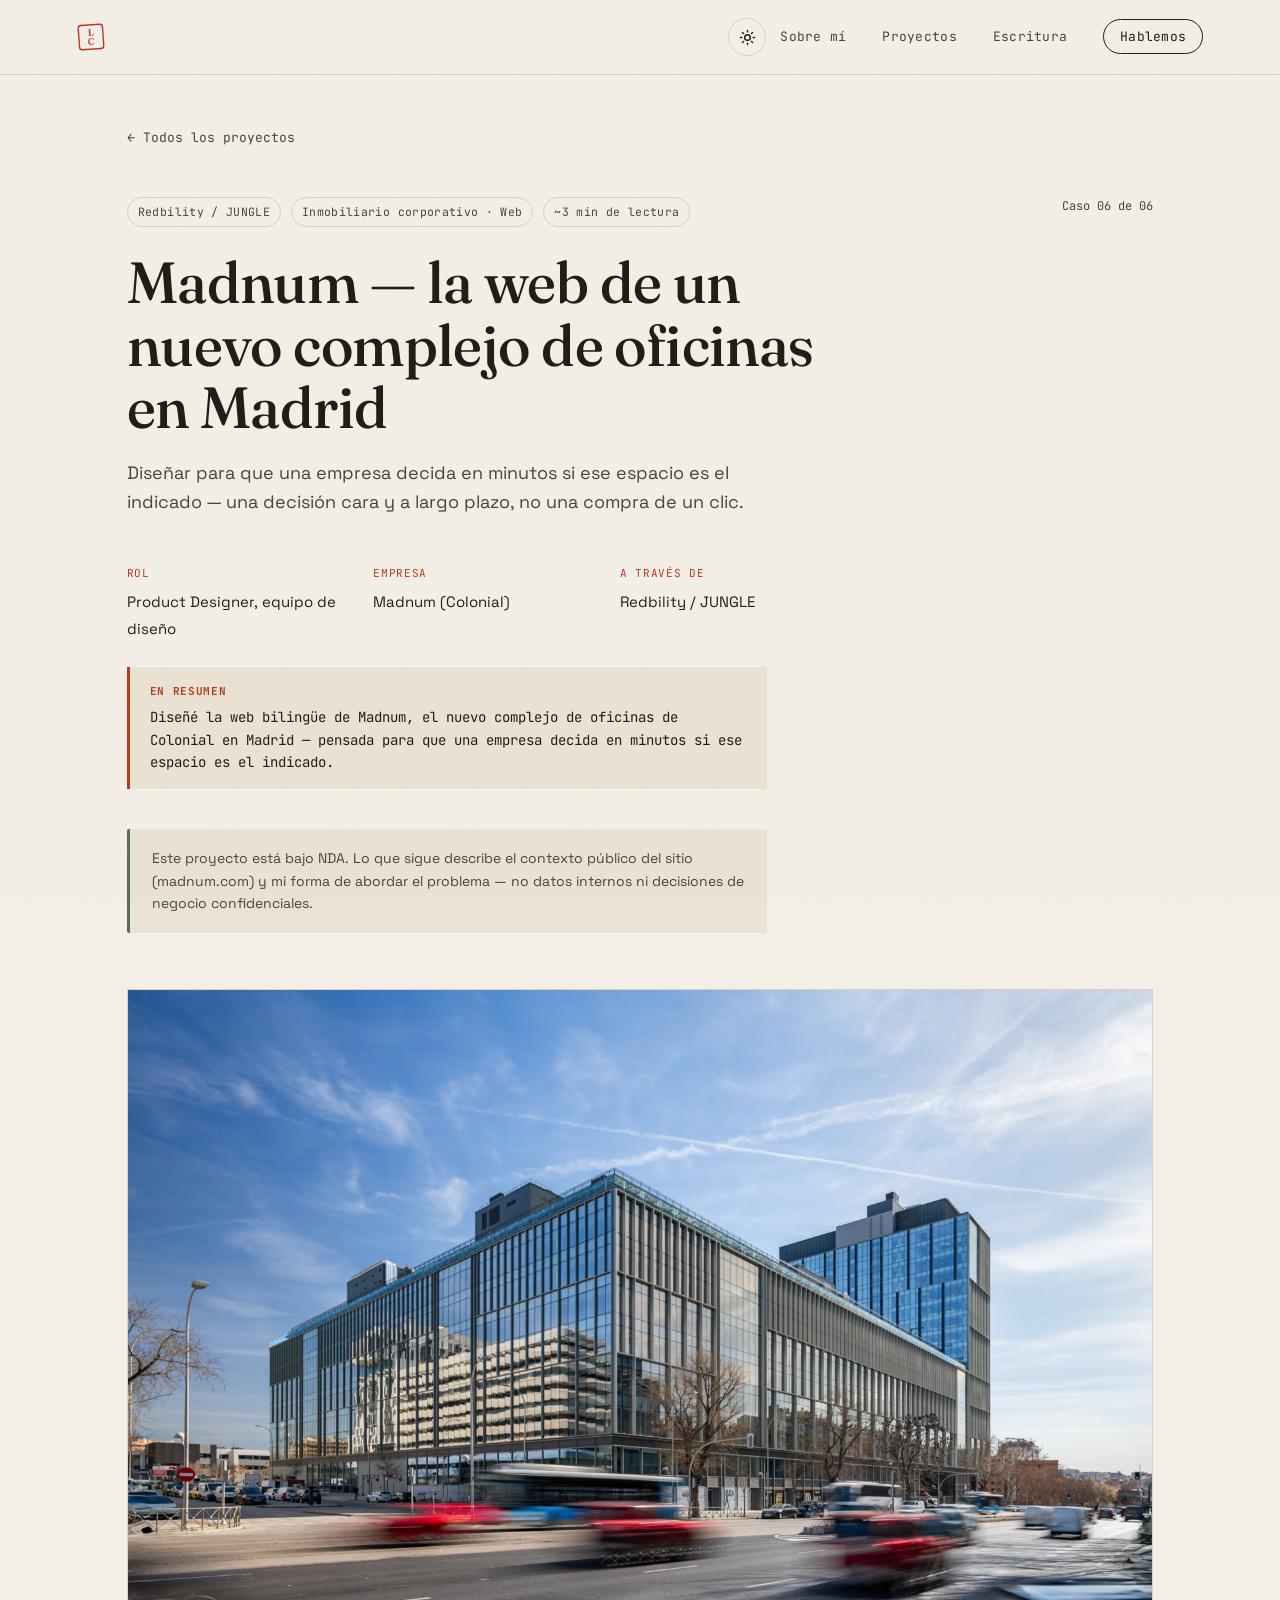
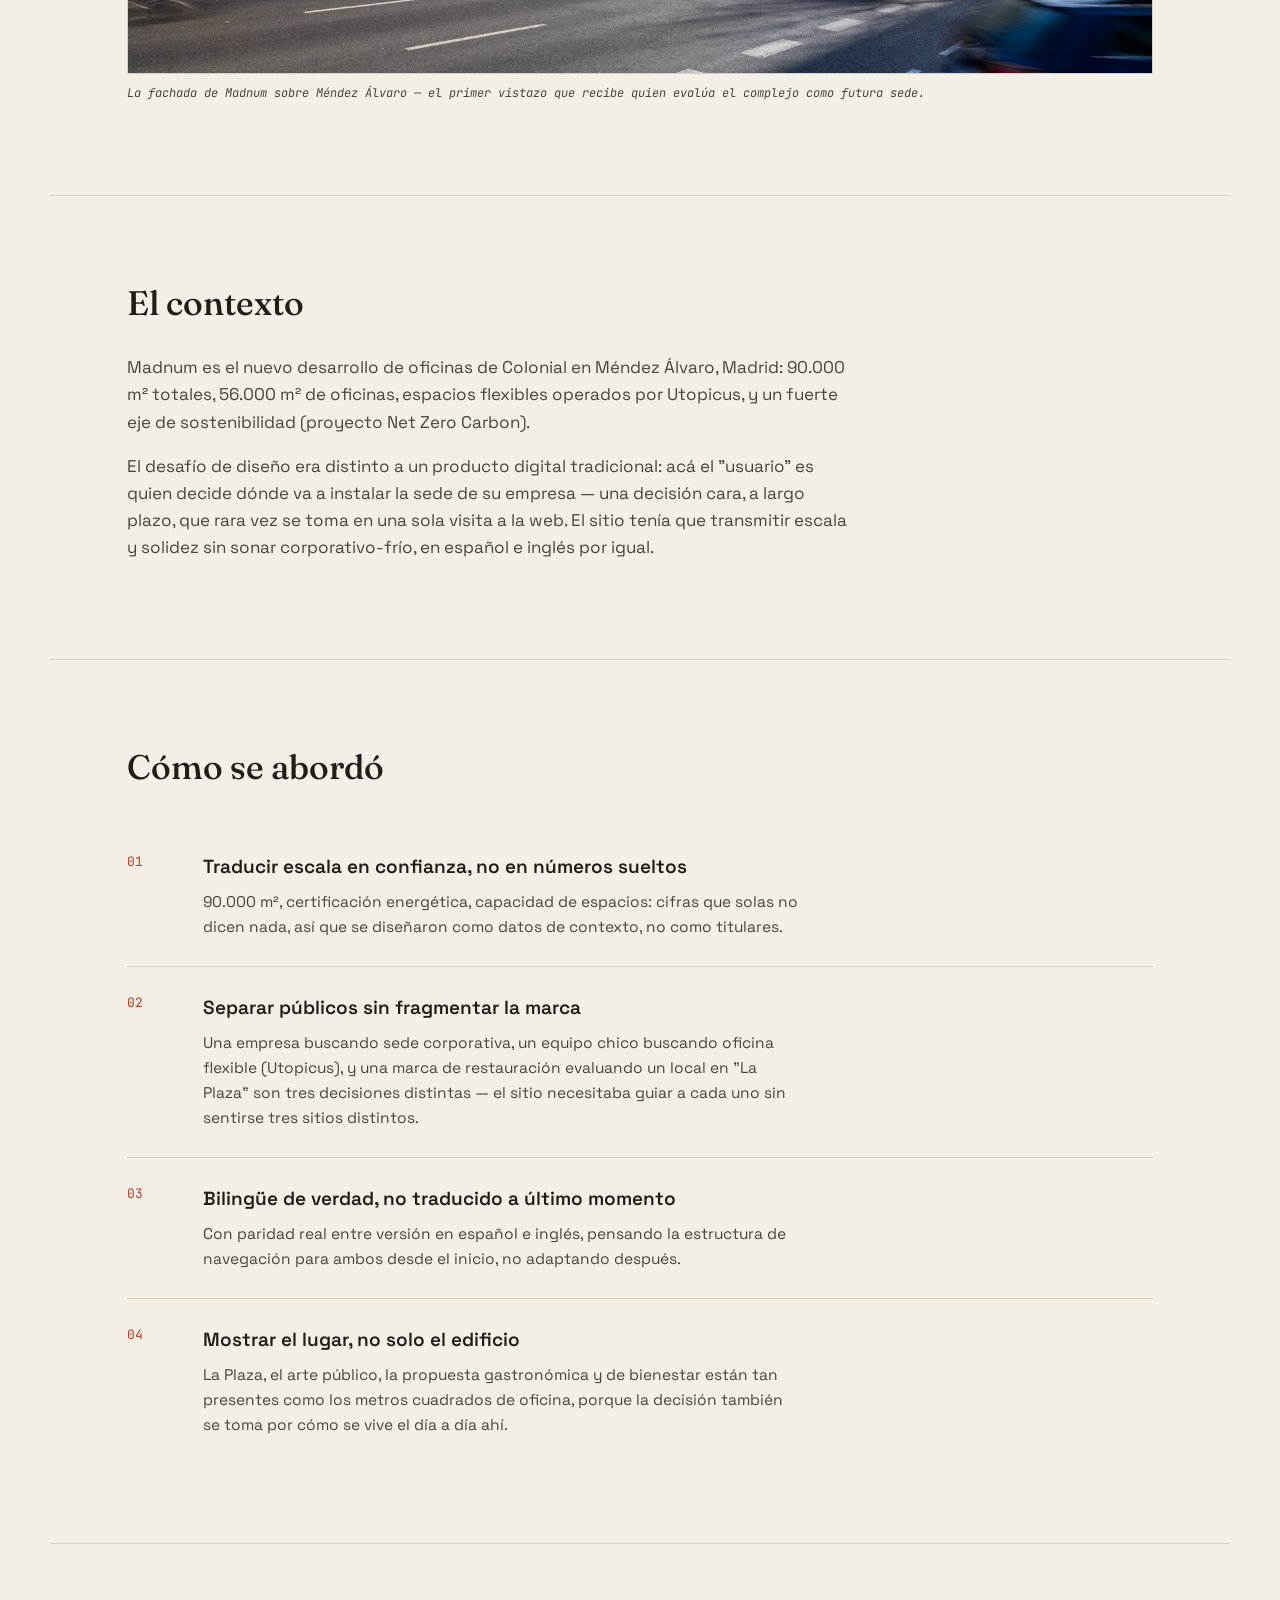
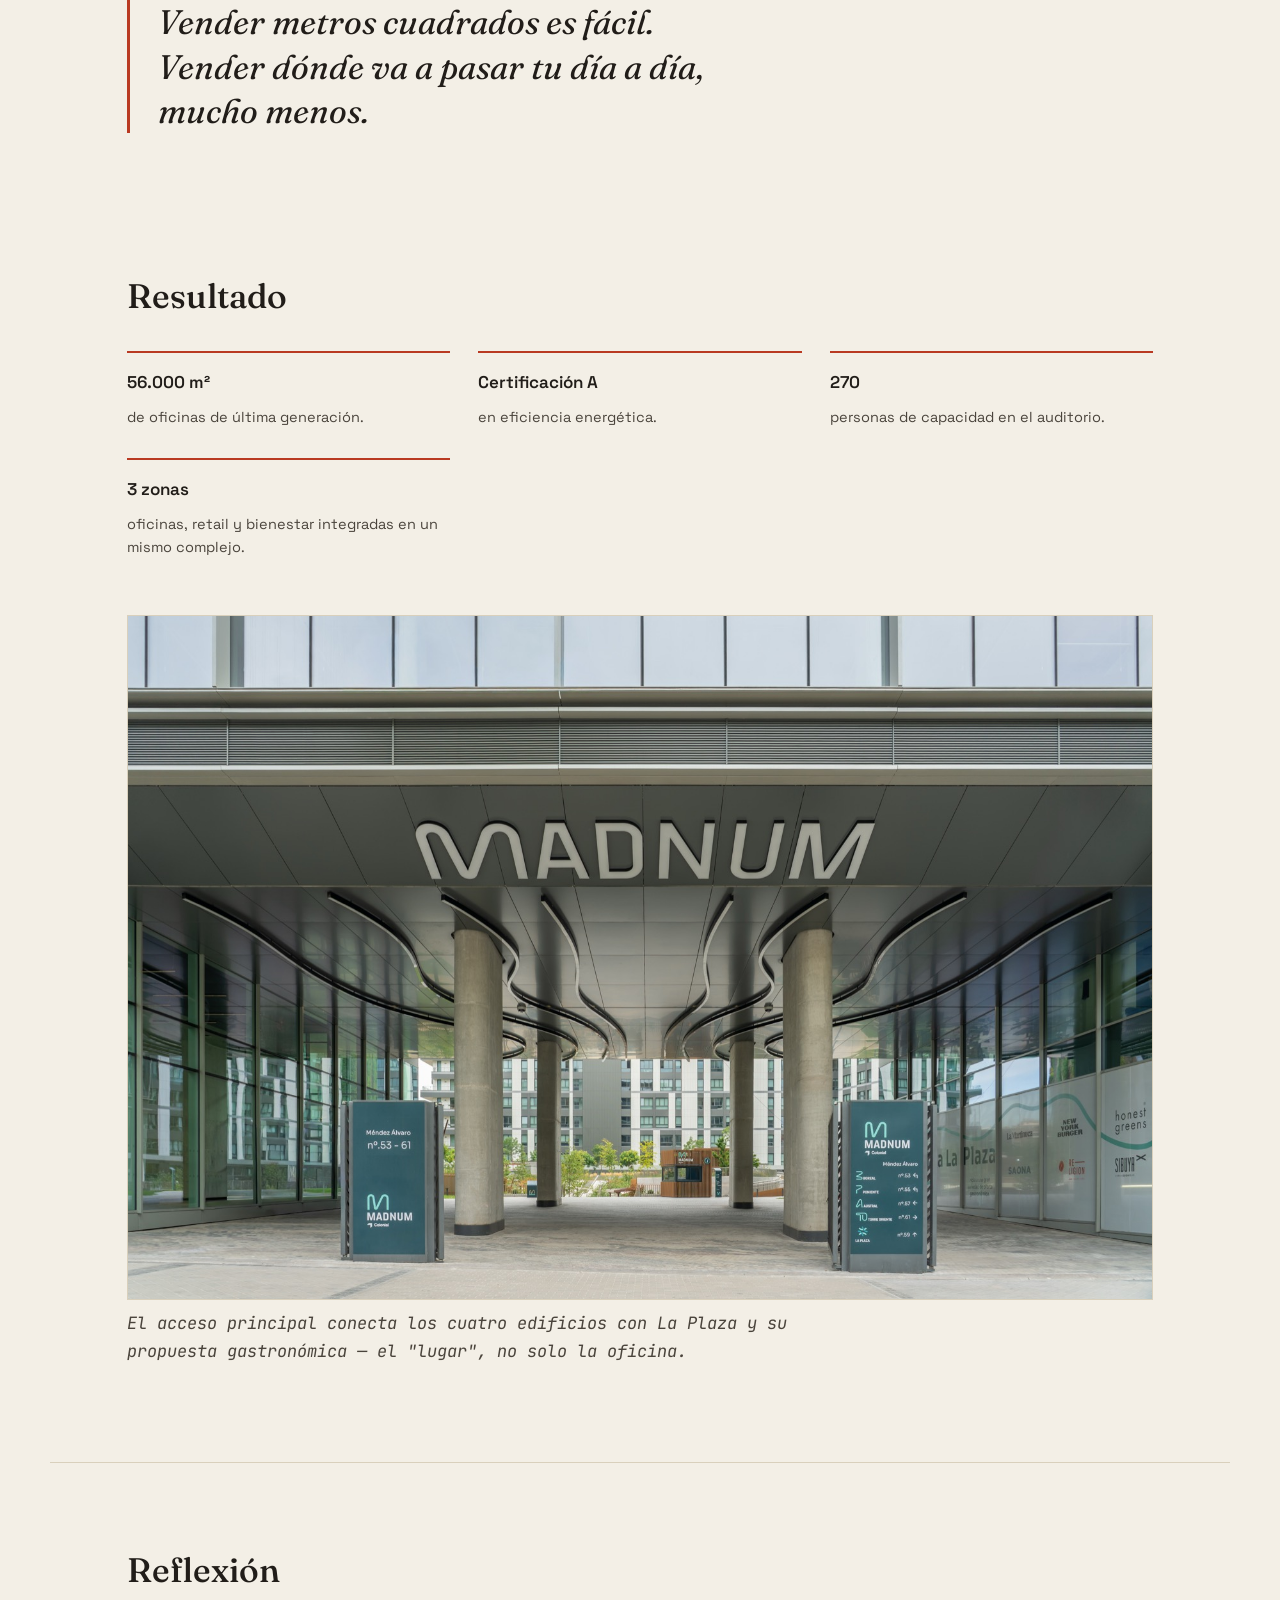
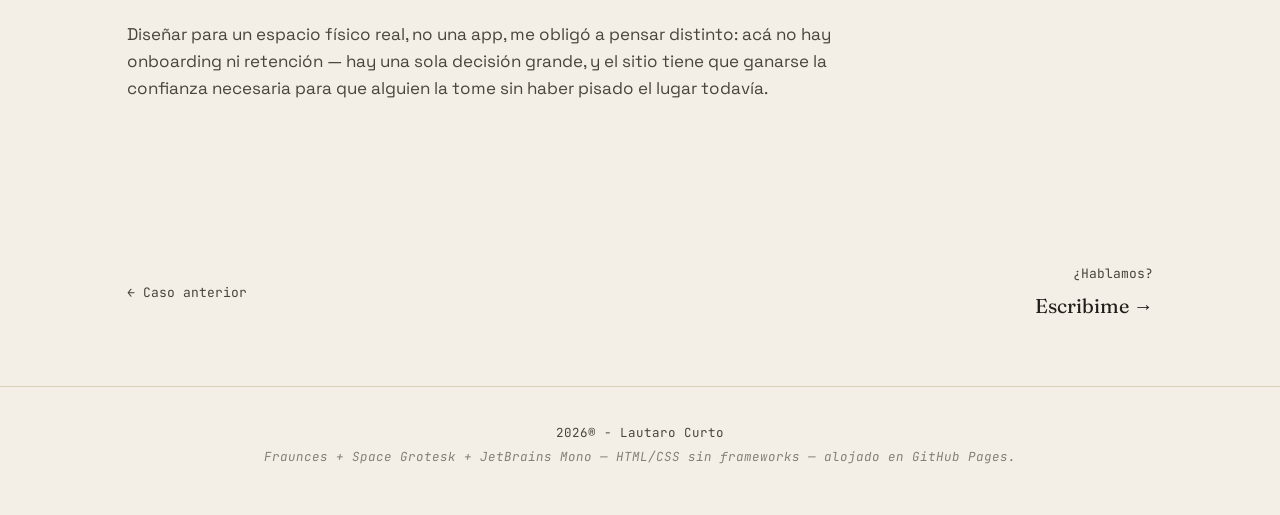
<file: proyectos/madnum.html>
<!DOCTYPE html>
<html lang="es">
<head>
<script>
  (function() {
    var saved = localStorage.getItem('theme');
    var prefersDark = window.matchMedia('(prefers-color-scheme: dark)').matches;
    var theme = saved || (prefersDark ? 'dark' : 'light');
    document.documentElement.setAttribute('data-theme', theme);
  })();
</script>
<meta charset="UTF-8">
<meta name="viewport" content="width=device-width, initial-scale=1.0">
<title>Madnum — web de un complejo de oficinas | Lautaro Curto</title>
<meta name="description" content="Caso de estudio: web bilingüe de Madnum, el nuevo complejo de oficinas de Colonial en Madrid. Product Designer, equipo Redbility / JUNGLE.">
<link rel="preconnect" href="https://fonts.googleapis.com">
<link rel="preconnect" href="https://fonts.gstatic.com" crossorigin>
<link href="https://fonts.googleapis.com/css2?family=Fraunces:ital,opsz,wght@0,9..144,300;0,9..144,400;0,9..144,500;0,9..144,600;1,9..144,400;1,9..144,500&family=Space+Grotesk:wght@400;500;600;700&family=JetBrains+Mono:wght@400;500&display=swap" rel="stylesheet">
<link rel="stylesheet" href="../styles.css">
</head>
<body>

<a href="#main-content" class="skip-link">Saltar al contenido</a>
<div class="grain" aria-hidden="true"></div>

<header class="site-header">
  <a href="../index.html" class="mark" aria-label="Inicio">
    <svg class="hanko hanko--nav" viewBox="0 0 60 60" width="28" height="28" aria-hidden="true">
      <rect x="4" y="4" width="52" height="52" rx="6"></rect>
      <text x="30" y="27" text-anchor="middle">L</text>
      <text x="30" y="47" text-anchor="middle">C</text>
    </svg>
  </a>
  <nav class="site-nav" aria-label="Navegación principal">
    <button class="theme-toggle" aria-label="Cambiar entre modo claro y oscuro" title="Cambiar tema">
      <svg class="theme-icon theme-icon--sun" viewBox="0 0 24 24" fill="none" stroke="currentColor" stroke-width="2" stroke-linecap="round" aria-hidden="true">
        <circle cx="12" cy="12" r="4"></circle>
        <path d="M12 2v2M12 20v2M4.93 4.93l1.41 1.41M17.66 17.66l1.41 1.41M2 12h2M20 12h2M6.34 17.66l-1.41 1.41M19.07 4.93l-1.41 1.41"></path>
      </svg>
      <svg class="theme-icon theme-icon--moon" viewBox="0 0 24 24" fill="none" stroke="currentColor" stroke-width="2" stroke-linecap="round" stroke-linejoin="round" aria-hidden="true">
        <path d="M21 12.79A9 9 0 1 1 11.21 3 7 7 0 0 0 21 12.79z"></path>
      </svg>
    </button>
    <button class="nav-toggle" aria-expanded="false" aria-controls="nav-links">
      <span></span><span></span><span></span>
      <span class="sr-only">Abrir menú</span>
    </button>
    <ul id="nav-links" class="nav-links">
      <li><a href="../index.html#about">Sobre mí</a></li>
      <li><a href="../index.html#work">Proyectos</a></li>
      <li><a href="../index.html#writing">Escritura</a></li>
      <li><a href="../index.html#contact" class="nav-cta">Hablemos</a></li>
    </ul>
  </nav>
</header>

<main id="main-content">
  <div class="case-header">
    <a href="../index.html#work" class="back-link reveal">← Todos los proyectos</a>
  </div>

  <section class="case-hero">
    <div class="case-tags reveal">
      <span class="project-tag">Redbility / JUNGLE</span>
      <span class="project-tag">Inmobiliario corporativo · Web</span>
      <span class="project-tag">~3 min de lectura</span>
      <span class="case-counter">Caso 06 de 06</span>
    </div>
    <h1 class="reveal">Madnum — la web de un nuevo complejo de oficinas en Madrid</h1>
    <p class="case-hero__sub reveal">
      Diseñar para que una empresa decida en minutos si ese espacio es el indicado —
      una decisión cara y a largo plazo, no una compra de un clic.
    </p>
    <div class="case-hero__facts reveal">
      <div>
        <span class="case-fact__label">Rol</span>
        <span class="case-fact__value">Product Designer, equipo de diseño</span>
      </div>
      <div>
        <span class="case-fact__label">Empresa</span>
        <span class="case-fact__value">Madnum (Colonial)</span>
      </div>
      <div>
        <span class="case-fact__label">A través de</span>
        <span class="case-fact__value">Redbility / JUNGLE</span>
      </div>
    </div>
    <div class="case-tldr reveal">
      <strong>En resumen</strong>
      Diseñé la web bilingüe de Madnum, el nuevo complejo de oficinas de Colonial en
      Madrid — pensada para que una empresa decida en minutos si ese espacio es el indicado.
    </div>
    <div class="case-note reveal">
      <p>
        Este proyecto está bajo NDA. Lo que sigue describe el contexto público del sitio
        (madnum.com) y mi forma de abordar el problema — no datos internos ni decisiones
        de negocio confidenciales.
      </p>
    </div>
    <div class="case-image reveal">
      <img src="../assets/madnum/hero.jpg" alt="Fachada del complejo de oficinas Madnum en Méndez Álvaro, Madrid" loading="lazy">
    </div>
    <p class="img-caption">La fachada de Madnum sobre Méndez Álvaro — el primer vistazo que recibe quien evalúa el complejo como futura sede.</p>
  </section>

  <section class="case-section">
    <h2 class="reveal">El contexto</h2>
    <p class="reveal">
      Madnum es el nuevo desarrollo de oficinas de Colonial en Méndez Álvaro, Madrid:
      90.000 m² totales, 56.000 m² de oficinas, espacios flexibles operados por Utopicus,
      y un fuerte eje de sostenibilidad (proyecto Net Zero Carbon).
    </p>
    <p class="reveal">
      El desafío de diseño era distinto a un producto digital tradicional: acá el
      "usuario" es quien decide dónde va a instalar la sede de su empresa — una decisión
      cara, a largo plazo, que rara vez se toma en una sola visita a la web. El sitio
      tenía que transmitir escala y solidez sin sonar corporativo-frío, en español e
      inglés por igual.
    </p>
  </section>

  <section class="case-section">
    <h2 class="reveal">Cómo se abordó</h2>
    <div class="process-steps">
      <div class="process-step reveal">
        <span class="process-step__num"></span>
        <div>
          <h3>Traducir escala en confianza, no en números sueltos</h3>
          <p>
            90.000 m², certificación energética, capacidad de espacios: cifras que solas
            no dicen nada, así que se diseñaron como datos de contexto, no como titulares.
          </p>
        </div>
      </div>
      <div class="process-step reveal">
        <span class="process-step__num"></span>
        <div>
          <h3>Separar públicos sin fragmentar la marca</h3>
          <p>
            Una empresa buscando sede corporativa, un equipo chico buscando oficina
            flexible (Utopicus), y una marca de restauración evaluando un local en
            "La Plaza" son tres decisiones distintas — el sitio necesitaba guiar a cada
            uno sin sentirse tres sitios distintos.
          </p>
        </div>
      </div>
      <div class="process-step reveal">
        <span class="process-step__num"></span>
        <div>
          <h3>Bilingüe de verdad, no traducido a último momento</h3>
          <p>
            Con paridad real entre versión en español e inglés, pensando la estructura
            de navegación para ambos desde el inicio, no adaptando después.
          </p>
        </div>
      </div>
      <div class="process-step reveal">
        <span class="process-step__num"></span>
        <div>
          <h3>Mostrar el lugar, no solo el edificio</h3>
          <p>
            La Plaza, el arte público, la propuesta gastronómica y de bienestar están tan
            presentes como los metros cuadrados de oficina, porque la decisión también se
            toma por cómo se vive el día a día ahí.
          </p>
        </div>
      </div>
    </div>
  </section>

  <section class="case-quote">
    <blockquote class="pull-quote reveal">Vender metros cuadrados es fácil. Vender dónde va a pasar tu día a día, mucho menos.</blockquote>
  </section>

  <section class="case-section">
    <h2 class="reveal">Resultado</h2>
    <div class="decisions-grid">
      <div class="decision-card reveal">
        <h3>56.000 m²</h3>
        <p>de oficinas de última generación.</p>
      </div>
      <div class="decision-card reveal">
        <h3>Certificación A</h3>
        <p>en eficiencia energética.</p>
      </div>
      <div class="decision-card reveal">
        <h3>270</h3>
        <p>personas de capacidad en el auditorio.</p>
      </div>
      <div class="decision-card reveal">
        <h3>3 zonas</h3>
        <p>oficinas, retail y bienestar integradas en un mismo complejo.</p>
      </div>
    </div>
    <div class="case-image reveal">
      <img src="../assets/madnum/sostenibilidad.jpg" alt="Acceso principal de Madnum, con cartelería de orientación hacia los edificios y La Plaza" loading="lazy">
    </div>
    <p class="img-caption">El acceso principal conecta los cuatro edificios con La Plaza y su propuesta gastronómica — el "lugar", no solo la oficina.</p>
  </section>

  <section class="case-section">
    <h2 class="reveal">Reflexión</h2>
    <div class="reflection-box">
      <p class="reveal">
        Diseñar para un espacio físico real, no una app, me obligó a pensar distinto:
        acá no hay onboarding ni retención — hay una sola decisión grande, y el sitio
        tiene que ganarse la confianza necesaria para que alguien la tome sin haber
        pisado el lugar todavía.
      </p>
    </div>
  </section>

  <nav class="case-nav" aria-label="Navegación entre casos">
    <a href="niba.html">← Caso anterior</a>
    <a href="../index.html#contact" class="next-project">
      ¿Hablamos?
      <span class="project-name">Escribime →</span>
    </a>
  </nav>
</main>

<footer class="site-footer">
  <div class="footer-text">
    <p>2026®️ - Lautaro Curto</p>
    <p class="colophon">Fraunces + Space Grotesk + JetBrains Mono — HTML/CSS sin frameworks — alojado en GitHub Pages.</p>
  </div>
</footer>

<script src="../script.js"></script>
</body>
</html>
</file>
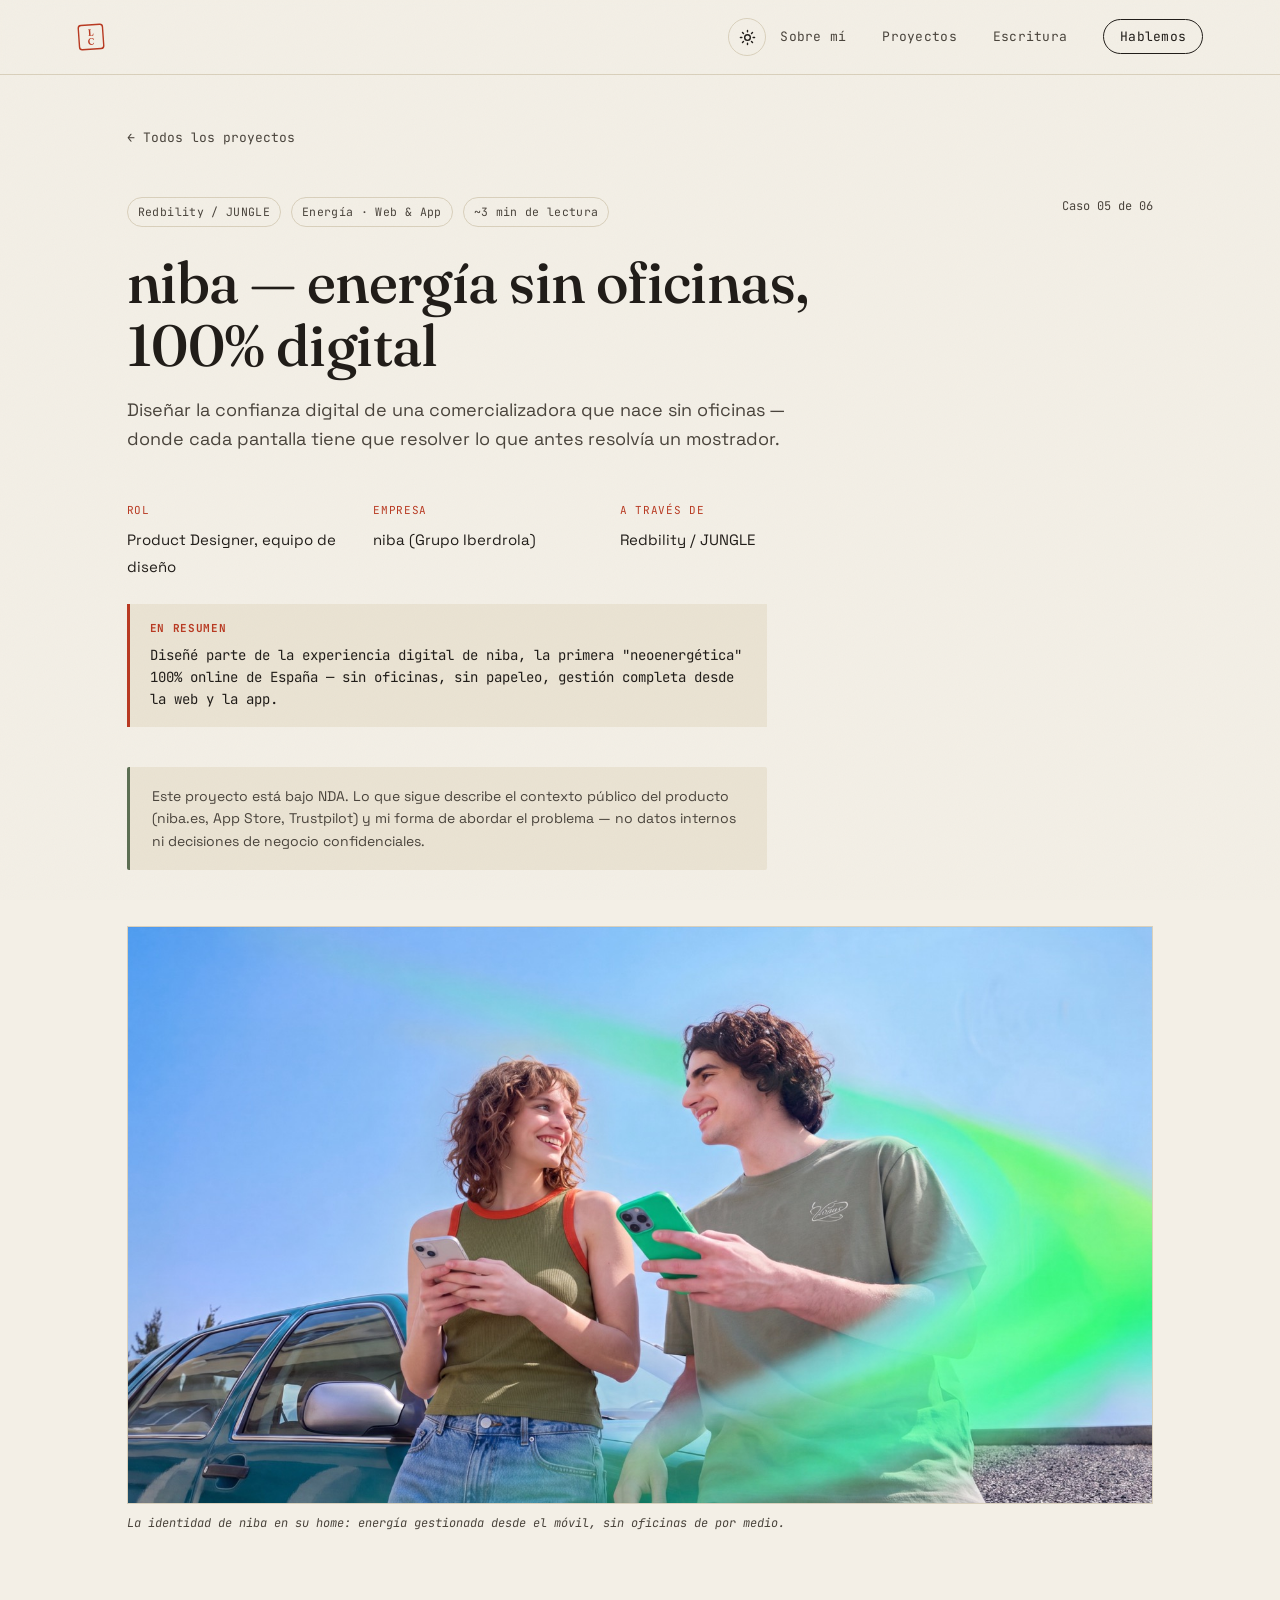
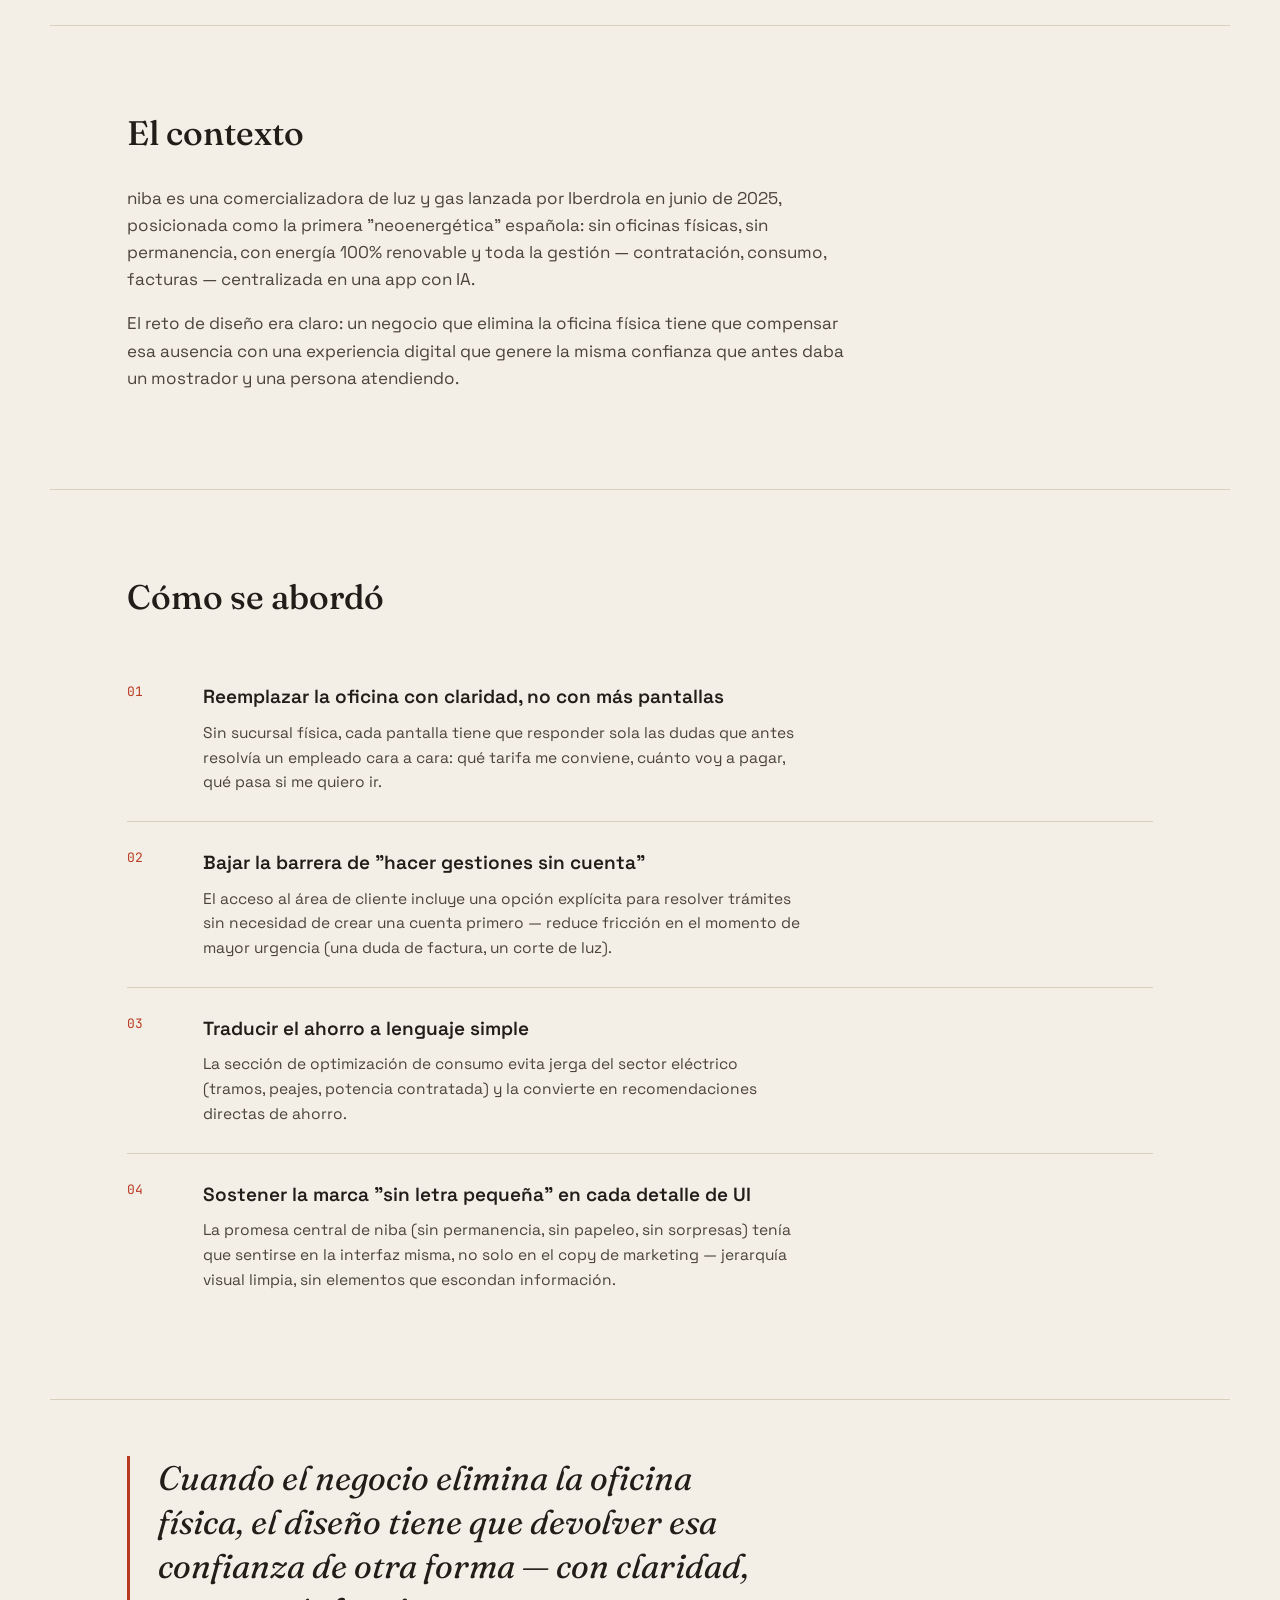
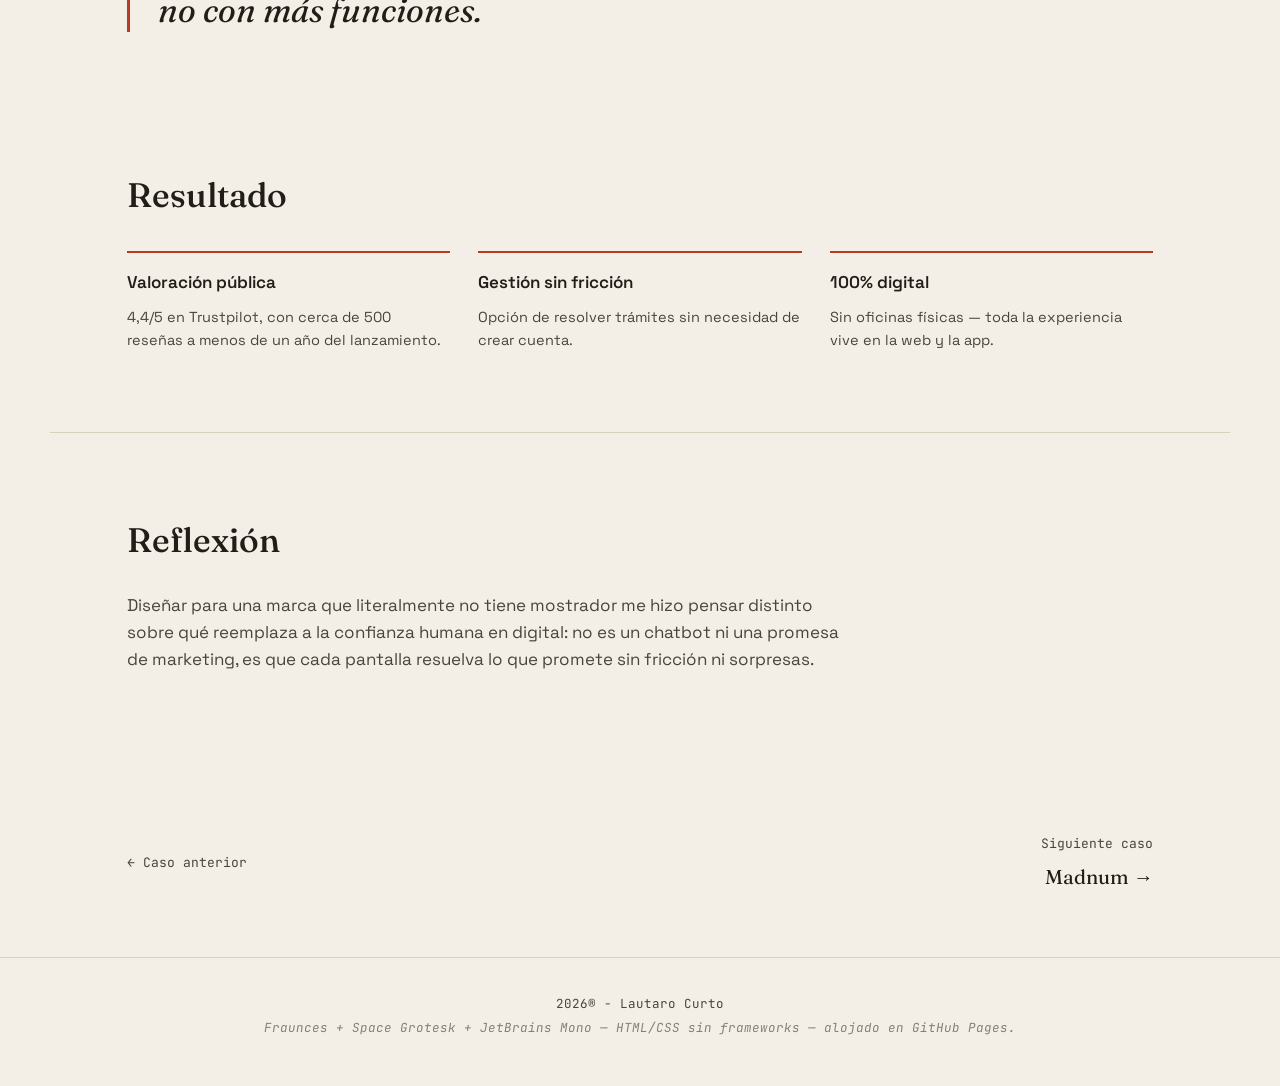
<file: proyectos/niba.html>
<!DOCTYPE html>
<html lang="es">
<head>
<script>
  (function() {
    var saved = localStorage.getItem('theme');
    var prefersDark = window.matchMedia('(prefers-color-scheme: dark)').matches;
    var theme = saved || (prefersDark ? 'dark' : 'light');
    document.documentElement.setAttribute('data-theme', theme);
  })();
</script>
<meta charset="UTF-8">
<meta name="viewport" content="width=device-width, initial-scale=1.0">
<title>niba — energía 100% digital | Lautaro Curto</title>
<meta name="description" content="Caso de estudio: experiencia digital de niba, la primera neoenergética española. Product Designer, equipo Redbility / JUNGLE.">
<link rel="preconnect" href="https://fonts.googleapis.com">
<link rel="preconnect" href="https://fonts.gstatic.com" crossorigin>
<link href="https://fonts.googleapis.com/css2?family=Fraunces:ital,opsz,wght@0,9..144,300;0,9..144,400;0,9..144,500;0,9..144,600;1,9..144,400;1,9..144,500&family=Space+Grotesk:wght@400;500;600;700&family=JetBrains+Mono:wght@400;500&display=swap" rel="stylesheet">
<link rel="stylesheet" href="../styles.css">
</head>
<body>

<a href="#main-content" class="skip-link">Saltar al contenido</a>
<div class="grain" aria-hidden="true"></div>

<header class="site-header">
  <a href="../index.html" class="mark" aria-label="Inicio">
    <svg class="hanko hanko--nav" viewBox="0 0 60 60" width="28" height="28" aria-hidden="true">
      <rect x="4" y="4" width="52" height="52" rx="6"></rect>
      <text x="30" y="27" text-anchor="middle">L</text>
      <text x="30" y="47" text-anchor="middle">C</text>
    </svg>
  </a>
  <nav class="site-nav" aria-label="Navegación principal">
    <button class="theme-toggle" aria-label="Cambiar entre modo claro y oscuro" title="Cambiar tema">
      <svg class="theme-icon theme-icon--sun" viewBox="0 0 24 24" fill="none" stroke="currentColor" stroke-width="2" stroke-linecap="round" aria-hidden="true">
        <circle cx="12" cy="12" r="4"></circle>
        <path d="M12 2v2M12 20v2M4.93 4.93l1.41 1.41M17.66 17.66l1.41 1.41M2 12h2M20 12h2M6.34 17.66l-1.41 1.41M19.07 4.93l-1.41 1.41"></path>
      </svg>
      <svg class="theme-icon theme-icon--moon" viewBox="0 0 24 24" fill="none" stroke="currentColor" stroke-width="2" stroke-linecap="round" stroke-linejoin="round" aria-hidden="true">
        <path d="M21 12.79A9 9 0 1 1 11.21 3 7 7 0 0 0 21 12.79z"></path>
      </svg>
    </button>
    <button class="nav-toggle" aria-expanded="false" aria-controls="nav-links">
      <span></span><span></span><span></span>
      <span class="sr-only">Abrir menú</span>
    </button>
    <ul id="nav-links" class="nav-links">
      <li><a href="../index.html#about">Sobre mí</a></li>
      <li><a href="../index.html#work">Proyectos</a></li>
      <li><a href="../index.html#writing">Escritura</a></li>
      <li><a href="../index.html#contact" class="nav-cta">Hablemos</a></li>
    </ul>
  </nav>
</header>

<main id="main-content">
  <div class="case-header">
    <a href="../index.html#work" class="back-link reveal">← Todos los proyectos</a>
  </div>

  <section class="case-hero">
    <div class="case-tags reveal">
      <span class="project-tag">Redbility / JUNGLE</span>
      <span class="project-tag">Energía · Web & App</span>
      <span class="project-tag">~3 min de lectura</span>
      <span class="case-counter">Caso 05 de 06</span>
    </div>
    <h1 class="reveal">niba — energía sin oficinas, 100% digital</h1>
    <p class="case-hero__sub reveal">
      Diseñar la confianza digital de una comercializadora que nace sin oficinas —
      donde cada pantalla tiene que resolver lo que antes resolvía un mostrador.
    </p>
    <div class="case-hero__facts reveal">
      <div>
        <span class="case-fact__label">Rol</span>
        <span class="case-fact__value">Product Designer, equipo de diseño</span>
      </div>
      <div>
        <span class="case-fact__label">Empresa</span>
        <span class="case-fact__value">niba (Grupo Iberdrola)</span>
      </div>
      <div>
        <span class="case-fact__label">A través de</span>
        <span class="case-fact__value">Redbility / JUNGLE</span>
      </div>
    </div>
    <div class="case-tldr reveal">
      <strong>En resumen</strong>
      Diseñé parte de la experiencia digital de niba, la primera "neoenergética" 100%
      online de España — sin oficinas, sin papeleo, gestión completa desde la web y la app.
    </div>
    <div class="case-note reveal">
      <p>
        Este proyecto está bajo NDA. Lo que sigue describe el contexto público del
        producto (niba.es, App Store, Trustpilot) y mi forma de abordar el problema —
        no datos internos ni decisiones de negocio confidenciales.
      </p>
    </div>
    <div class="case-image reveal">
      <img src="../assets/niba/hero.jpg" alt="Imagen de marca de niba: dos personas gestionando su energía desde el móvil" loading="lazy">
    </div>
    <p class="img-caption">La identidad de niba en su home: energía gestionada desde el móvil, sin oficinas de por medio.</p>
  </section>

  <section class="case-section">
    <h2 class="reveal">El contexto</h2>
    <p class="reveal">
      niba es una comercializadora de luz y gas lanzada por Iberdrola en junio de 2025,
      posicionada como la primera "neoenergética" española: sin oficinas físicas, sin
      permanencia, con energía 100% renovable y toda la gestión — contratación, consumo,
      facturas — centralizada en una app con IA.
    </p>
    <p class="reveal">
      El reto de diseño era claro: un negocio que elimina la oficina física tiene que
      compensar esa ausencia con una experiencia digital que genere la misma confianza
      que antes daba un mostrador y una persona atendiendo.
    </p>
  </section>

  <section class="case-section">
    <h2 class="reveal">Cómo se abordó</h2>
    <div class="process-steps">
      <div class="process-step reveal">
        <span class="process-step__num"></span>
        <div>
          <h3>Reemplazar la oficina con claridad, no con más pantallas</h3>
          <p>
            Sin sucursal física, cada pantalla tiene que responder sola las dudas que
            antes resolvía un empleado cara a cara: qué tarifa me conviene, cuánto voy
            a pagar, qué pasa si me quiero ir.
          </p>
        </div>
      </div>
      <div class="process-step reveal">
        <span class="process-step__num"></span>
        <div>
          <h3>Bajar la barrera de "hacer gestiones sin cuenta"</h3>
          <p>
            El acceso al área de cliente incluye una opción explícita para resolver
            trámites sin necesidad de crear una cuenta primero — reduce fricción en el
            momento de mayor urgencia (una duda de factura, un corte de luz).
          </p>
        </div>
      </div>
      <div class="process-step reveal">
        <span class="process-step__num"></span>
        <div>
          <h3>Traducir el ahorro a lenguaje simple</h3>
          <p>
            La sección de optimización de consumo evita jerga del sector eléctrico
            (tramos, peajes, potencia contratada) y la convierte en recomendaciones
            directas de ahorro.
          </p>
        </div>
      </div>
      <div class="process-step reveal">
        <span class="process-step__num"></span>
        <div>
          <h3>Sostener la marca "sin letra pequeña" en cada detalle de UI</h3>
          <p>
            La promesa central de niba (sin permanencia, sin papeleo, sin sorpresas)
            tenía que sentirse en la interfaz misma, no solo en el copy de marketing —
            jerarquía visual limpia, sin elementos que escondan información.
          </p>
        </div>
      </div>
    </div>
  </section>

  <section class="case-quote">
    <blockquote class="pull-quote reveal">Cuando el negocio elimina la oficina física, el diseño tiene que devolver esa confianza de otra forma — con claridad, no con más funciones.</blockquote>
  </section>

  <section class="case-section">
    <h2 class="reveal">Resultado</h2>
    <div class="decisions-grid">
      <div class="decision-card reveal">
        <h3>Valoración pública</h3>
        <p>4,4/5 en Trustpilot, con cerca de 500 reseñas a menos de un año del lanzamiento.</p>
      </div>
      <div class="decision-card reveal">
        <h3>Gestión sin fricción</h3>
        <p>Opción de resolver trámites sin necesidad de crear cuenta.</p>
      </div>
      <div class="decision-card reveal">
        <h3>100% digital</h3>
        <p>Sin oficinas físicas — toda la experiencia vive en la web y la app.</p>
      </div>
    </div>
  </section>

  <section class="case-section">
    <h2 class="reveal">Reflexión</h2>
    <div class="reflection-box">
      <p class="reveal">
        Diseñar para una marca que literalmente no tiene mostrador me hizo pensar
        distinto sobre qué reemplaza a la confianza humana en digital: no es un chatbot
        ni una promesa de marketing, es que cada pantalla resuelva lo que promete sin
        fricción ni sorpresas.
      </p>
    </div>
  </section>

  <nav class="case-nav" aria-label="Navegación entre casos">
    <a href="acciona-carbon.html">← Caso anterior</a>
    <a href="madnum.html" class="next-project">
      Siguiente caso
      <span class="project-name">Madnum →</span>
    </a>
  </nav>
</main>

<footer class="site-footer">
  <div class="footer-text">
    <p>2026®️ - Lautaro Curto</p>
    <p class="colophon">Fraunces + Space Grotesk + JetBrains Mono — HTML/CSS sin frameworks — alojado en GitHub Pages.</p>
  </div>
</footer>

<script src="../script.js"></script>
</body>
</html>
</file>
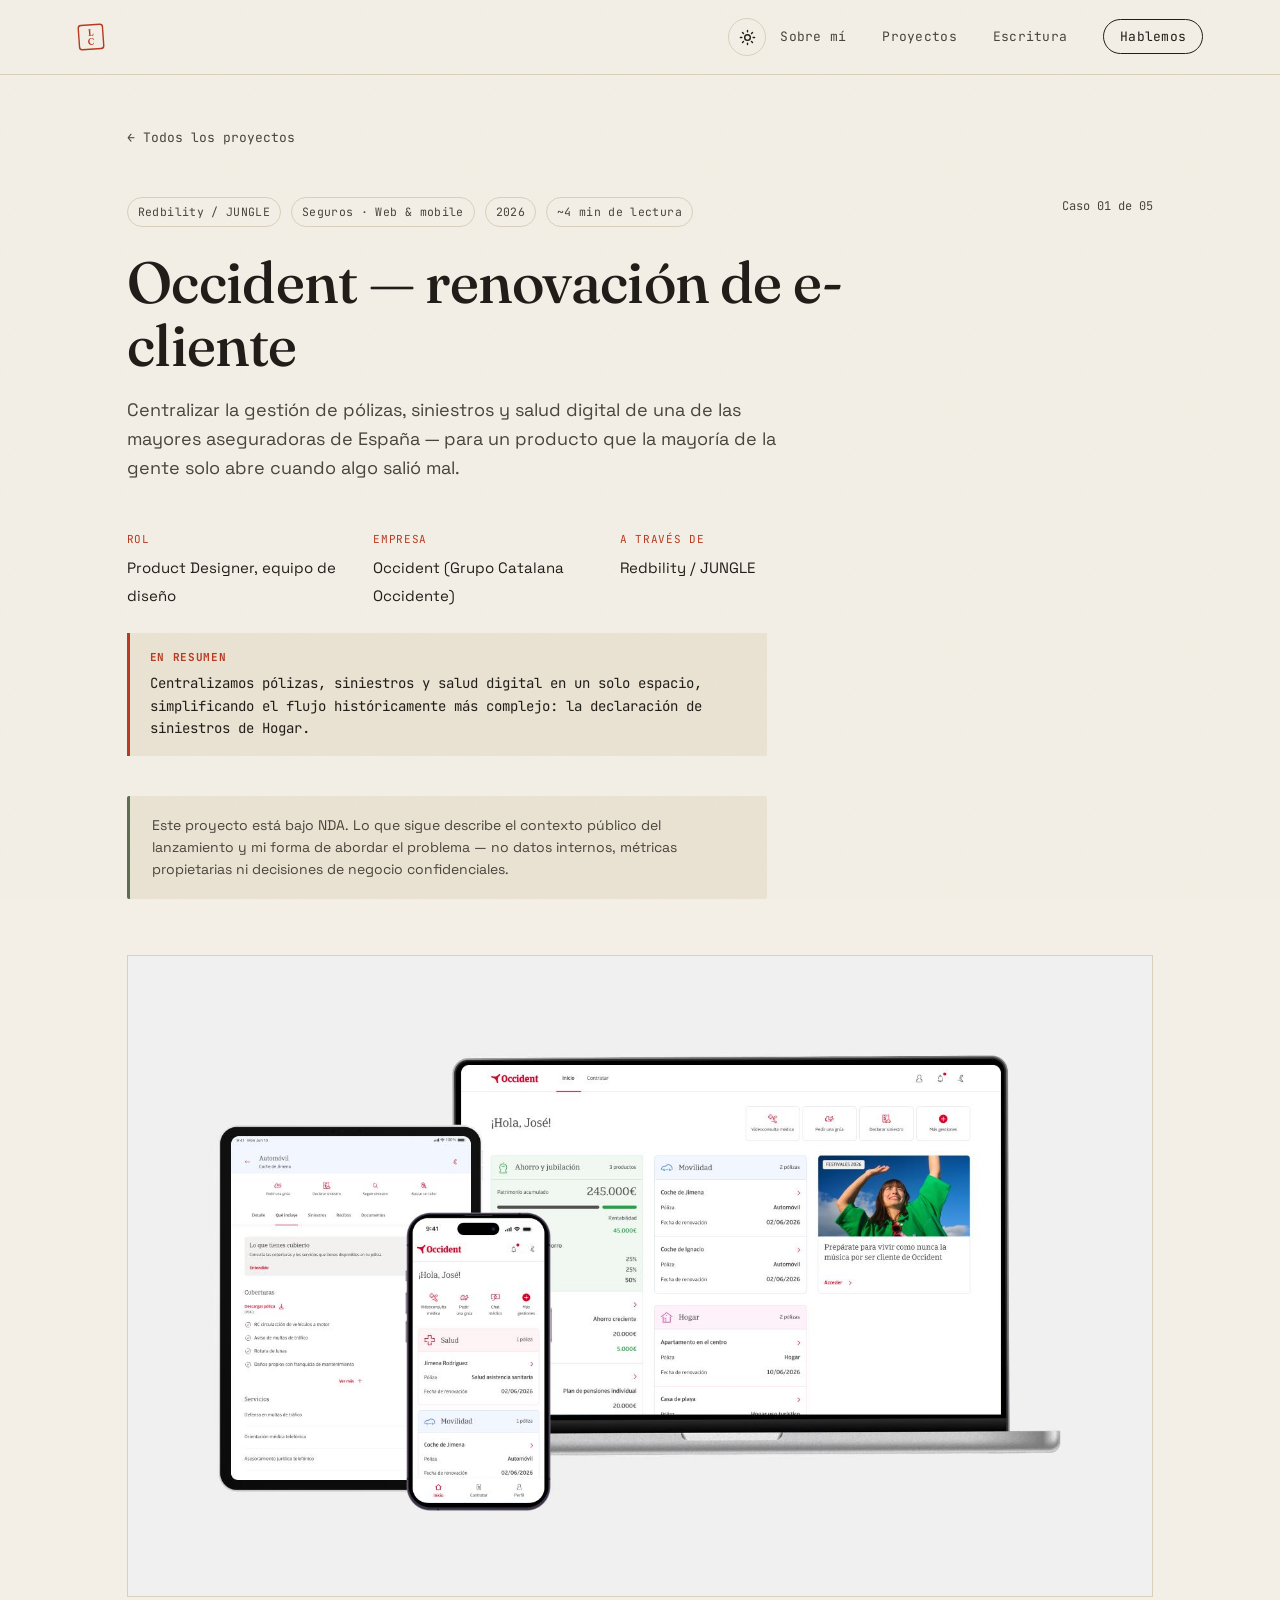
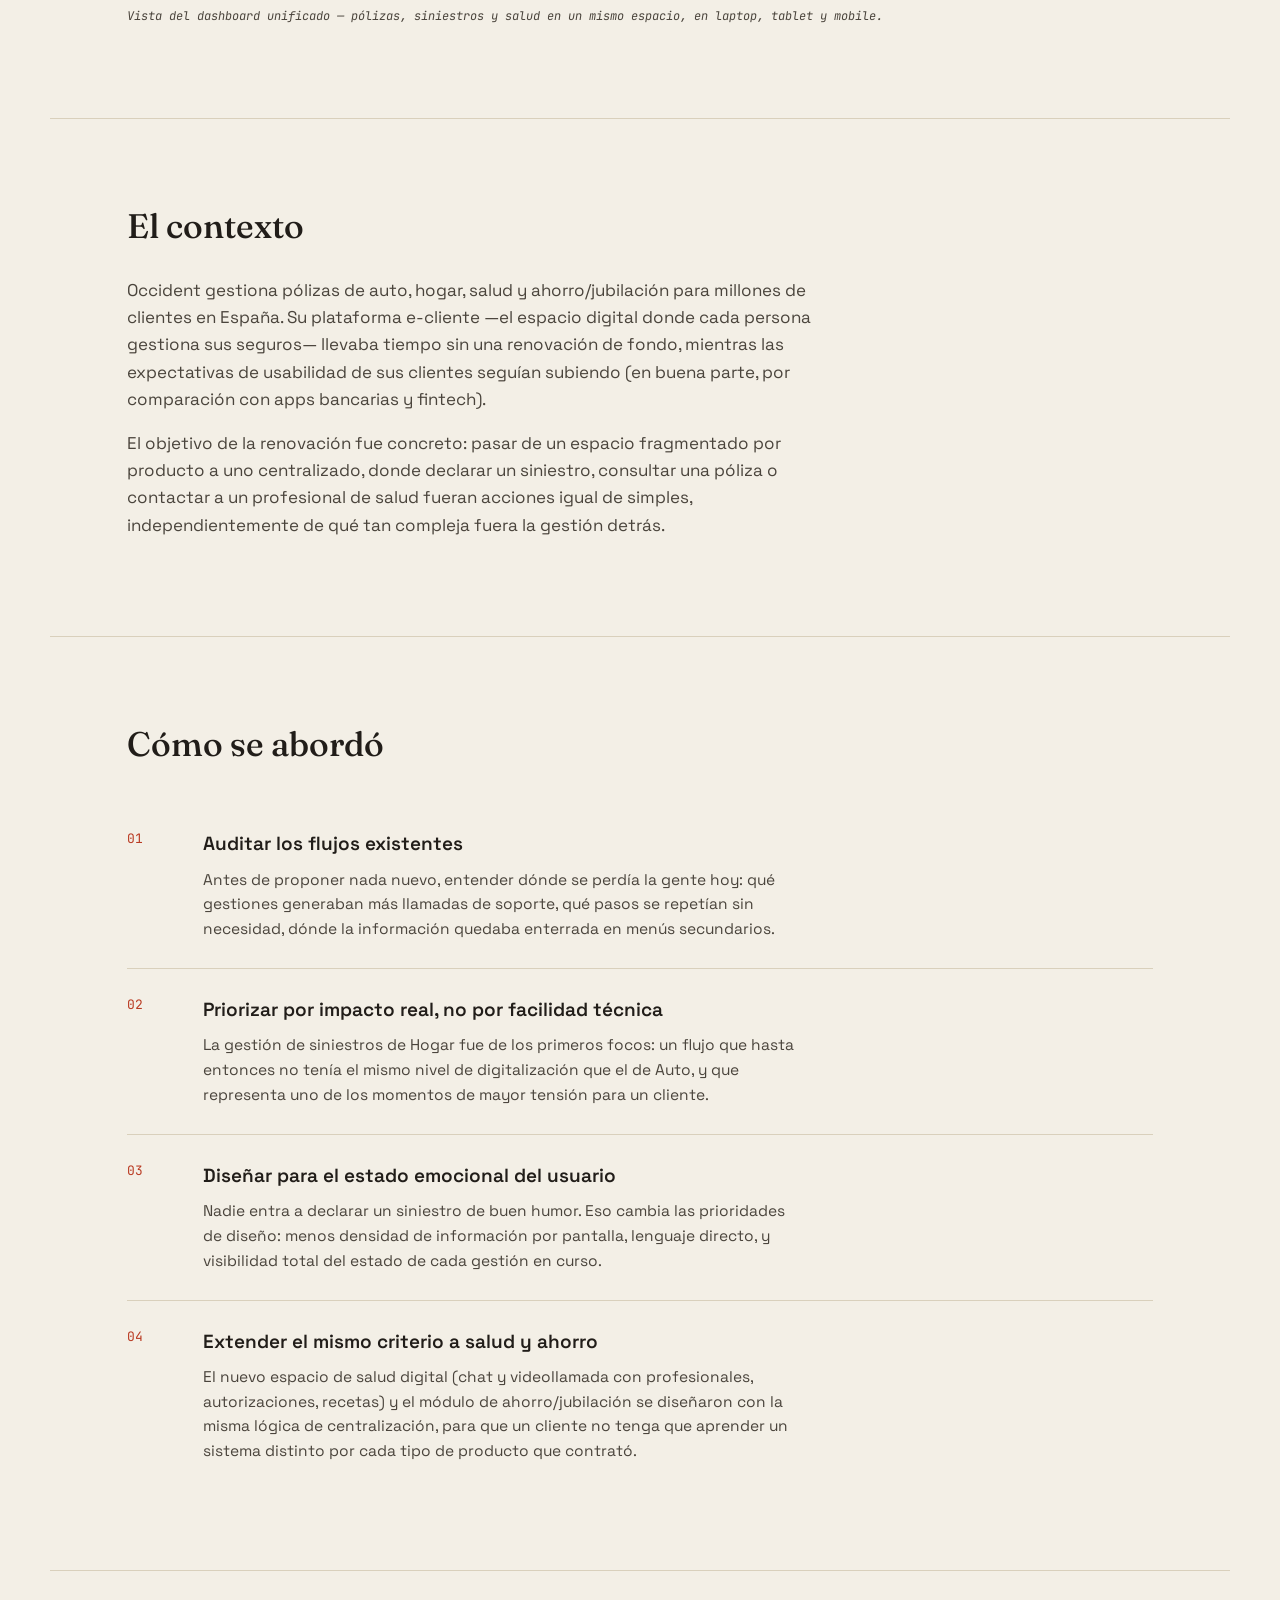
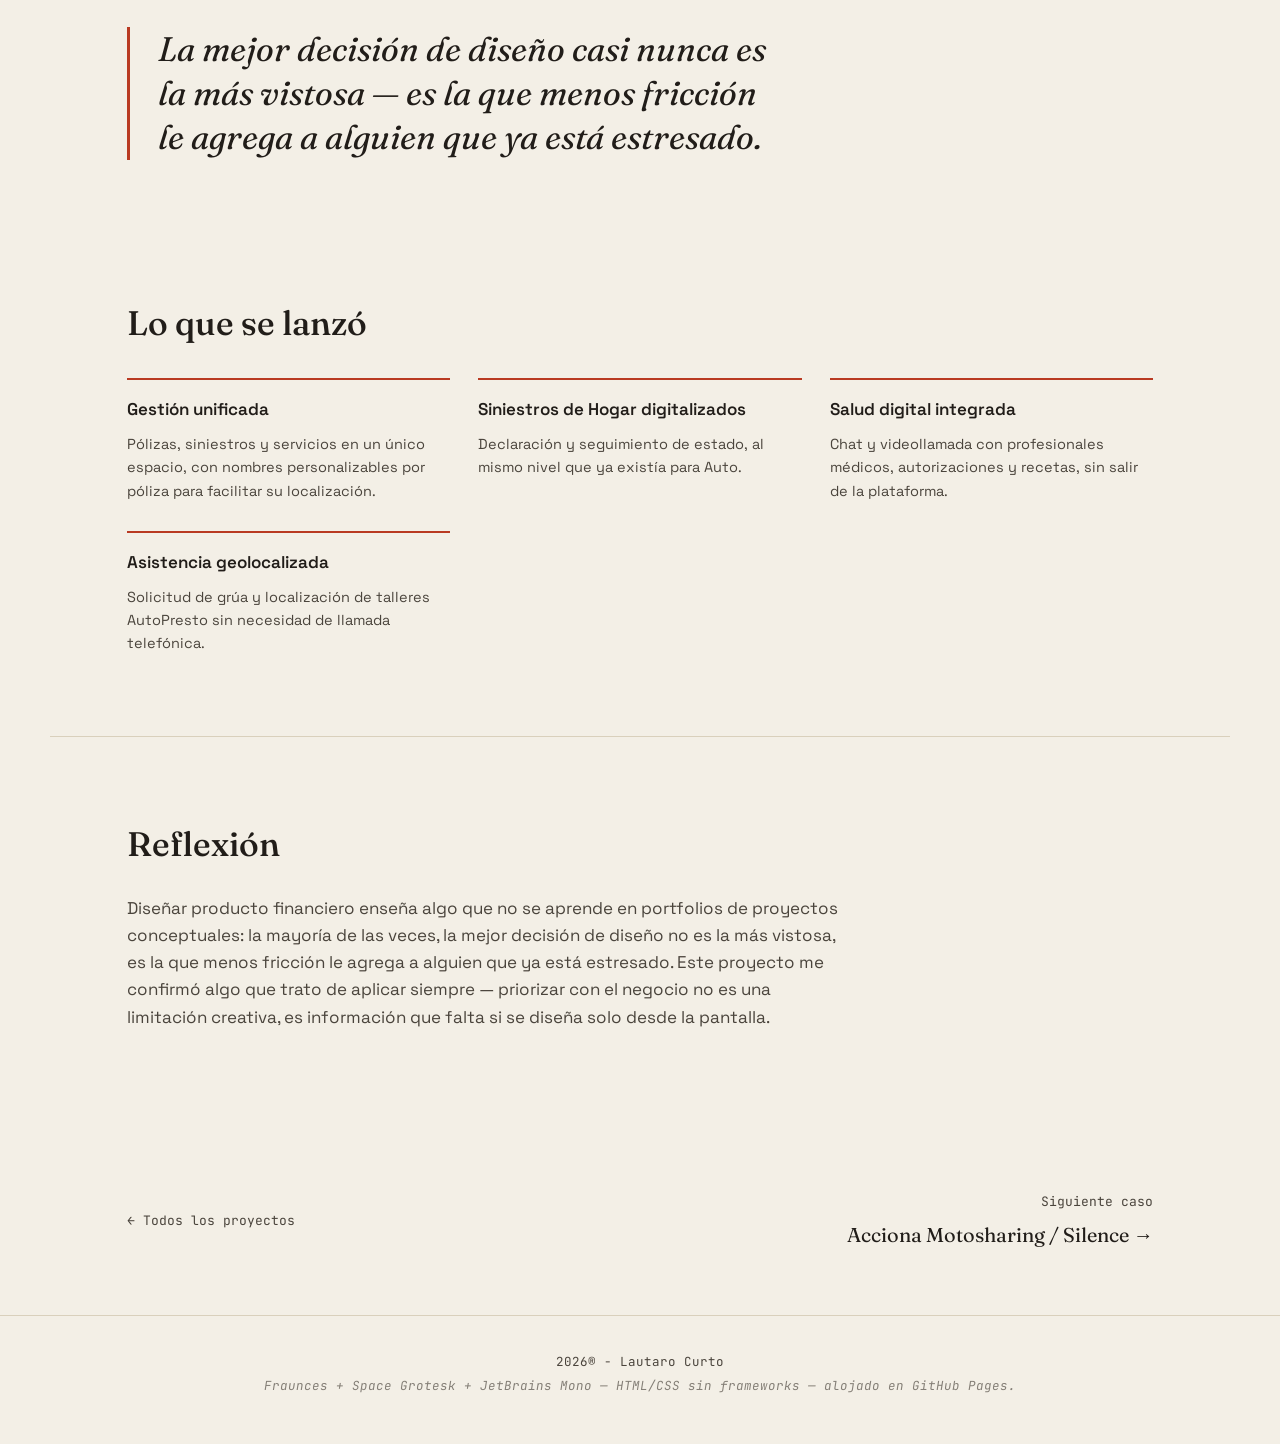
<file: proyectos/occident.html>
<!DOCTYPE html>
<html lang="es">
<head>
<script>
  (function() {
    var saved = localStorage.getItem('theme');
    var prefersDark = window.matchMedia('(prefers-color-scheme: dark)').matches;
    var theme = saved || (prefersDark ? 'dark' : 'light');
    document.documentElement.setAttribute('data-theme', theme);
  })();
</script>
<meta charset="UTF-8">
<meta name="viewport" content="width=device-width, initial-scale=1.0">
<title>Occident — renovación de e-cliente | Lautaro Curto</title>
<meta name="description" content="Caso de estudio: renovación de la plataforma digital e-cliente de Occident. Product Designer, equipo Redbility / JUNGLE.">
<link rel="preconnect" href="https://fonts.googleapis.com">
<link rel="preconnect" href="https://fonts.gstatic.com" crossorigin>
<link href="https://fonts.googleapis.com/css2?family=Fraunces:ital,opsz,wght@0,9..144,300;0,9..144,400;0,9..144,500;0,9..144,600;1,9..144,400;1,9..144,500&family=Space+Grotesk:wght@400;500;600;700&family=JetBrains+Mono:wght@400;500&display=swap" rel="stylesheet">
<link rel="stylesheet" href="../styles.css">
</head>
<body>

<a href="#main-content" class="skip-link">Saltar al contenido</a>
<div class="grain" aria-hidden="true"></div>

<header class="site-header">
  <a href="../index.html" class="mark" aria-label="Inicio">
    <svg class="hanko hanko--nav" viewBox="0 0 60 60" width="28" height="28" aria-hidden="true">
      <rect x="4" y="4" width="52" height="52" rx="6"></rect>
      <text x="30" y="27" text-anchor="middle">L</text>
      <text x="30" y="47" text-anchor="middle">C</text>
    </svg>
  </a>
  <nav class="site-nav" aria-label="Navegación principal">
    <button class="theme-toggle" aria-label="Cambiar entre modo claro y oscuro" title="Cambiar tema">
      <svg class="theme-icon theme-icon--sun" viewBox="0 0 24 24" fill="none" stroke="currentColor" stroke-width="2" stroke-linecap="round" aria-hidden="true">
        <circle cx="12" cy="12" r="4"></circle>
        <path d="M12 2v2M12 20v2M4.93 4.93l1.41 1.41M17.66 17.66l1.41 1.41M2 12h2M20 12h2M6.34 17.66l-1.41 1.41M19.07 4.93l-1.41 1.41"></path>
      </svg>
      <svg class="theme-icon theme-icon--moon" viewBox="0 0 24 24" fill="none" stroke="currentColor" stroke-width="2" stroke-linecap="round" stroke-linejoin="round" aria-hidden="true">
        <path d="M21 12.79A9 9 0 1 1 11.21 3 7 7 0 0 0 21 12.79z"></path>
      </svg>
    </button>
    <button class="nav-toggle" aria-expanded="false" aria-controls="nav-links">
      <span></span><span></span><span></span>
      <span class="sr-only">Abrir menú</span>
    </button>
    <ul id="nav-links" class="nav-links">
      <li><a href="../index.html#about">Sobre mí</a></li>
      <li><a href="../index.html#work">Proyectos</a></li>
      <li><a href="../index.html#writing">Escritura</a></li>
      <li><a href="../index.html#contact" class="nav-cta">Hablemos</a></li>
    </ul>
  </nav>
</header>

<main id="main-content">
  <div class="case-header">
    <a href="../index.html#work" class="back-link reveal">← Todos los proyectos</a>
  </div>

  <section class="case-hero">
    <div class="case-tags reveal">
      <span class="project-tag">Redbility / JUNGLE</span>
      <span class="project-tag">Seguros · Web & mobile</span>
      <span class="project-tag">2026</span>
      <span class="project-tag">~4 min de lectura</span>
      <span class="case-counter">Caso 01 de 05</span>
    </div>
    <h1 class="reveal">Occident — renovación de e-cliente</h1>
    <p class="case-hero__sub reveal">
      Centralizar la gestión de pólizas, siniestros y salud digital de una de las mayores
      aseguradoras de España — para un producto que la mayoría de la gente solo abre
      cuando algo salió mal.
    </p>
    <div class="case-hero__facts reveal">
      <div>
        <span class="case-fact__label">Rol</span>
        <span class="case-fact__value">Product Designer, equipo de diseño</span>
      </div>
      <div>
        <span class="case-fact__label">Empresa</span>
        <span class="case-fact__value">Occident (Grupo Catalana Occidente)</span>
      </div>
      <div>
        <span class="case-fact__label">A través de</span>
        <span class="case-fact__value">Redbility / JUNGLE</span>
      </div>
    </div>
    <div class="case-tldr reveal">
      <strong>En resumen</strong>
      Centralizamos pólizas, siniestros y salud digital en un solo espacio, simplificando
      el flujo históricamente más complejo: la declaración de siniestros de Hogar.
    </div>
    <div class="case-note reveal">
      <p>
        Este proyecto está bajo NDA. Lo que sigue describe el contexto público del
        lanzamiento y mi forma de abordar el problema — no datos internos, métricas
        propietarias ni decisiones de negocio confidenciales.
      </p>
    </div>
    <div class="case-image reveal">
      <img src="../assets/occident/hero.jpg" alt="Interfaz de Occident e-cliente en desktop, tablet y mobile: panel de pólizas, ahorro y gestiones" loading="lazy">
    </div>
    <p class="img-caption">Vista del dashboard unificado — pólizas, siniestros y salud en un mismo espacio, en laptop, tablet y mobile.</p>
  </section>

  <section class="case-section">
    <h2 class="reveal">El contexto</h2>
    <p class="reveal">
      Occident gestiona pólizas de auto, hogar, salud y ahorro/jubilación para millones
      de clientes en España. Su plataforma e-cliente —el espacio digital donde cada
      persona gestiona sus seguros— llevaba tiempo sin una renovación de fondo, mientras
      las expectativas de usabilidad de sus clientes seguían subiendo (en buena parte,
      por comparación con apps bancarias y fintech).
    </p>
    <p class="reveal">
      El objetivo de la renovación fue concreto: pasar de un espacio fragmentado por
      producto a uno centralizado, donde declarar un siniestro, consultar una póliza o
      contactar a un profesional de salud fueran acciones igual de simples,
      independientemente de qué tan compleja fuera la gestión detrás.
    </p>
  </section>

  <section class="case-section">
    <h2 class="reveal">Cómo se abordó</h2>
    <div class="process-steps">
      <div class="process-step reveal">
        <span class="process-step__num"></span>
        <div>
          <h3>Auditar los flujos existentes</h3>
          <p>
            Antes de proponer nada nuevo, entender dónde se perdía la gente hoy: qué
            gestiones generaban más llamadas de soporte, qué pasos se repetían sin
            necesidad, dónde la información quedaba enterrada en menús secundarios.
          </p>
        </div>
      </div>
      <div class="process-step reveal">
        <span class="process-step__num"></span>
        <div>
          <h3>Priorizar por impacto real, no por facilidad técnica</h3>
          <p>
            La gestión de siniestros de Hogar fue de los primeros focos: un flujo que
            hasta entonces no tenía el mismo nivel de digitalización que el de Auto,
            y que representa uno de los momentos de mayor tensión para un cliente.
          </p>
        </div>
      </div>
      <div class="process-step reveal">
        <span class="process-step__num"></span>
        <div>
          <h3>Diseñar para el estado emocional del usuario</h3>
          <p>
            Nadie entra a declarar un siniestro de buen humor. Eso cambia las prioridades
            de diseño: menos densidad de información por pantalla, lenguaje directo,
            y visibilidad total del estado de cada gestión en curso.
          </p>
        </div>
      </div>
      <div class="process-step reveal">
        <span class="process-step__num"></span>
        <div>
          <h3>Extender el mismo criterio a salud y ahorro</h3>
          <p>
            El nuevo espacio de salud digital (chat y videollamada con profesionales,
            autorizaciones, recetas) y el módulo de ahorro/jubilación se diseñaron con
            la misma lógica de centralización, para que un cliente no tenga que aprender
            un sistema distinto por cada tipo de producto que contrató.
          </p>
        </div>
      </div>
    </div>
  </section>

  <section class="case-quote">
    <blockquote class="pull-quote reveal">La mejor decisión de diseño casi nunca es la más vistosa — es la que menos fricción le agrega a alguien que ya está estresado.</blockquote>
  </section>

  <section class="case-section">
    <h2 class="reveal">Lo que se lanzó</h2>
    <div class="decisions-grid">
      <div class="decision-card reveal">
        <h3>Gestión unificada</h3>
        <p>Pólizas, siniestros y servicios en un único espacio, con nombres personalizables por póliza para facilitar su localización.</p>
      </div>
      <div class="decision-card reveal">
        <h3>Siniestros de Hogar digitalizados</h3>
        <p>Declaración y seguimiento de estado, al mismo nivel que ya existía para Auto.</p>
      </div>
      <div class="decision-card reveal">
        <h3>Salud digital integrada</h3>
        <p>Chat y videollamada con profesionales médicos, autorizaciones y recetas, sin salir de la plataforma.</p>
      </div>
      <div class="decision-card reveal">
        <h3>Asistencia geolocalizada</h3>
        <p>Solicitud de grúa y localización de talleres AutoPresto sin necesidad de llamada telefónica.</p>
      </div>
    </div>
  </section>

  <section class="case-section">
    <h2 class="reveal">Reflexión</h2>
    <div class="reflection-box">
      <p class="reveal">
        Diseñar producto financiero enseña algo que no se aprende en portfolios de
        proyectos conceptuales: la mayoría de las veces, la mejor decisión de diseño
        no es la más vistosa, es la que menos fricción le agrega a alguien que ya está
        estresado. Este proyecto me confirmó algo que trato de aplicar siempre — priorizar
        con el negocio no es una limitación creativa, es información que falta si se
        diseña solo desde la pantalla.
      </p>
    </div>
  </section>

  <nav class="case-nav" aria-label="Navegación entre casos">
    <a href="../index.html#work">← Todos los proyectos</a>
    <a href="acciona-silence.html" class="next-project">
      Siguiente caso
      <span class="project-name">Acciona Motosharing / Silence →</span>
    </a>
  </nav>
</main>

<footer class="site-footer">
  <div class="footer-text">
    <p>2026®️ - Lautaro Curto</p>
    <p class="colophon">Fraunces + Space Grotesk + JetBrains Mono — HTML/CSS sin frameworks — alojado en GitHub Pages.</p>
  </div>
</footer>

<script src="../script.js"></script>
</body>
</html>
</file>
<file: styles.css>
/* ============================================
   TOKENS
   ============================================ */
:root {
  --washi: #F3EFE6;
  --washi-2: #EAE3D3;
  --sumi: #211D19;
  --sumi-soft: #4A443C;
  --hanko: #B93A22;
  --hanko-soft: #E7C9BF;
  --moss: #5C6E52;
  --line: #D9D0BC;
  --paper-shadow: rgba(33, 29, 25, 0.08);

  --font-display: "Fraunces", serif;
  --font-body: "Space Grotesk", sans-serif;
  --font-mono: "JetBrains Mono", monospace;

  --max-w: 1180px;
  --gutter: clamp(24px, 6vw, 88px);

  --ease: cubic-bezier(0.16, 1, 0.3, 1);
}

/* ============================================
   DARK MODE TOKENS
   ============================================ */
:root[data-theme="dark"] {
  --washi: #1C1A17;
  --washi-2: #26221D;
  --sumi: #F1ECE2;
  --sumi-soft: #B7AE9F;
  --hanko: #E2543A;
  --hanko-soft: #4A2A22;
  --moss: #93A886;
  --line: #38342D;
  --paper-shadow: rgba(0, 0, 0, 0.4);
}
:root[data-theme="dark"] .grain {
  mix-blend-mode: overlay;
  opacity: 0.05;
}
:root {
  --header-bg: rgba(243, 239, 230, 0.85);
  color-scheme: light;
}
:root[data-theme="dark"] {
  --header-bg: rgba(28, 26, 23, 0.85);
}
:root[data-theme="dark"] {
  color-scheme: dark;
}
html {
  transition: background-color .25s var(--ease);
}
body, .site-header, section, .card, .btn {
  transition: background-color .25s var(--ease), border-color .25s var(--ease), color .25s var(--ease);
}

/* ============================================
   RESET
   ============================================ */
*, *::before, *::after { box-sizing: border-box; }
html { scroll-behavior: smooth; }
::selection {
  background: var(--hanko);
  color: var(--washi);
}
a:focus-visible, button:focus-visible, [tabindex]:focus-visible {
  outline: 2px solid var(--hanko);
  outline-offset: 3px;
  border-radius: 2px;
}
@media (prefers-reduced-motion: reduce) {
  html { scroll-behavior: auto; }
  * { animation-duration: 0.01ms !important; animation-iteration-count: 1 !important; transition-duration: 0.01ms !important; }
}

body {
  margin: 0;
  background: var(--washi);
  color: var(--sumi);
  font-family: var(--font-body);
  font-size: 17px;
  line-height: 1.6;
  -webkit-font-smoothing: antialiased;
   overflow-x: hidden;
}

h1, h2, h3 { font-family: var(--font-display); font-weight: 500; margin: 0; color: var(--sumi); }
p { margin: 0 0 1em; color: var(--sumi-soft); }
a { color: inherit; }
ul { margin: 0; padding: 0; list-style: none; }
img { max-width: 100%; display: block; }

.sr-only {
  position: absolute; width: 1px; height: 1px;
  overflow: hidden; clip: rect(0,0,0,0); white-space: nowrap;
}

.skip-link {
  position: absolute; top: -48px; left: 12px; z-index: 1000;
  background: var(--hanko); color: var(--washi);
  font-family: var(--font-mono); font-size: 13px;
  padding: 10px 18px; border-radius: 4px; text-decoration: none;
  transition: top .2s var(--ease);
}
.skip-link:focus-visible {
  top: 12px;
}

/* subtle paper grain */
.grain {
  position: fixed; inset: 0; pointer-events: none; z-index: 999;
  opacity: 0.035; mix-blend-mode: multiply;
  background-image: url("data:image/svg+xml,%3Csvg xmlns='http://www.w3.org/2000/svg' width='120' height='120'%3E%3Cfilter id='n'%3E%3CfeTurbulence type='fractalNoise' baseFrequency='0.9' numOctaves='2' stitchTiles='stitch'/%3E%3C/filter%3E%3Crect width='100%25' height='100%25' filter='url(%23n)'/%3E%3C/svg%3E");
}

/* ============================================
   HANKO SIGNATURE
   ============================================ */
.hanko rect {
  fill: none;
  stroke: var(--hanko);
  stroke-width: 3;
}
.hanko text {
  fill: var(--hanko);
  font-family: var(--font-display);
  font-weight: 600;
  font-size: 20px;
}
.hanko--moss rect { stroke: var(--moss); }
.hanko--moss text { fill: var(--moss); }
.hanko--nav { transform: rotate(-4deg); }
.hanko--footer { transform: rotate(3deg); opacity: 0.8; }

/* ============================================
   HEADER / NAV
   ============================================ */
.site-header {
  position: sticky; top: 0; z-index: 100;
  display: flex; align-items: center; justify-content: space-between;
  padding: 18px var(--gutter);
  background: var(--header-bg);
  backdrop-filter: blur(8px);
  border-bottom: 1px solid var(--line);
}
.mark { line-height: 0; }
.site-nav { display: flex; align-items: center; }
.nav-links {
  display: flex; align-items: center; gap: clamp(18px, 3vw, 36px);
  font-family: var(--font-mono); font-size: 13px; letter-spacing: 0.02em;
}
.nav-links a { text-decoration: none; color: var(--sumi-soft); transition: color .2s var(--ease); }
.nav-links a:hover, .nav-links a:focus-visible { color: var(--hanko); }
.nav-cta {
  border: 1px solid var(--sumi); border-radius: 999px;
  padding: 8px 16px; color: var(--sumi) !important;
}
.nav-cta:hover { background: var(--sumi); color: var(--washi) !important; }

.nav-toggle {
  display: none; flex-direction: column; gap: 5px;
  background: none; border: none; cursor: pointer; padding: 8px;
}
.nav-toggle span { width: 22px; height: 2px; background: var(--sumi); display: block; }

@media (max-width: 760px) {
  .nav-toggle { display: flex; }
  .nav-links {
    position: fixed; top: 64px; left: 0; right: 0;
    flex-direction: column; align-items: flex-start; gap: 0;
    background: var(--washi); border-bottom: 1px solid var(--line);
    max-height: 0; overflow: hidden; transition: max-height .3s var(--ease);
  }
  .nav-links.is-open { max-height: 320px; }
  .nav-links li { width: 100%; }
  .nav-links a { display: block; padding: 16px var(--gutter); width: 100%; border-bottom: 1px solid var(--line); }
  .nav-cta { border-radius: 0; border: none; }
}

/* ============================================
   LAYOUT HELPERS
   ============================================ */
section {
  padding: clamp(56px, 8vw, 96px) var(--gutter) clamp(16px, 2vw, 28px);
  max-width: var(--max-w); margin: 0 auto;
}
.hero { padding-top: clamp(72px, 14vw, 160px); padding-bottom: clamp(48px, 6vw, 80px); }
.contact { padding-bottom: clamp(72px, 10vw, 120px); }
.section-head { margin-bottom: clamp(40px, 6vw, 72px); max-width: 760px; }
.section-num {
  display: inline-block; font-family: var(--font-mono); font-size: 12px;
  letter-spacing: 0.08em; text-transform: uppercase; color: var(--hanko);
  margin-bottom: 14px;
}
.section-head h2, .contact h2 {
  font-size: clamp(28px, 3.6vw, 44px); line-height: 1.15; letter-spacing: -0.01em;
}

/* reveal-on-scroll */
.reveal { opacity: 0; transform: translateY(18px); transition: opacity .7s var(--ease), transform .7s var(--ease); }
.reveal.is-visible { opacity: 1; transform: none; }

.btn {
  display: inline-flex; align-items: center; gap: 8px;
  font-family: var(--font-mono); font-size: 14px;
  padding: 14px 26px; border-radius: 999px; text-decoration: none;
  transition: all .25s var(--ease); border: 1px solid transparent;
}
.btn--primary { background: var(--sumi); color: var(--washi); }
.btn--primary:hover { background: var(--hanko); }
.btn--ghost { border-color: var(--sumi); color: var(--sumi); }
.btn--ghost:hover { border-color: var(--hanko); color: var(--hanko); }
.btn--plain { border-color: transparent; padding-left: 4px; padding-right: 4px; }
.btn--plain:hover { border-color: transparent; color: var(--hanko); background: transparent; }

/* ============================================
   THEME TOGGLE
   ============================================ */
.theme-toggle {
  display: inline-flex; align-items: center; justify-content: center;
  width: 38px; height: 38px; border-radius: 999px;
  border: 1px solid var(--line); background: none; color: var(--sumi);
  cursor: pointer; margin-right: 14px; flex-shrink: 0;
}
.theme-toggle:hover { border-color: var(--hanko); color: var(--hanko); }
.theme-toggle svg { width: 17px; height: 17px; }
.theme-icon--moon { display: none; }
:root[data-theme="dark"] .theme-icon--sun { display: none; }
:root[data-theme="dark"] .theme-icon--moon { display: block; }

/* ============================================
   HERO
   ============================================ */
.hero {
  padding-top: clamp(72px, 14vw, 160px);
  padding-bottom: clamp(56px, 8vw, 100px);
}
.eyebrow {
  font-family: var(--font-mono); font-size: 13px; letter-spacing: 0.06em;
  color: var(--moss); text-transform: uppercase; margin-bottom: 22px;
}
.hero-title {
  font-size: clamp(40px, 8vw, 92px);
  line-height: 1.02;
  letter-spacing: -0.02em;
  max-width: 16ch;
}
.hero-title__en {
  display: block; font-style: italic; font-weight: 400; color: var(--hanko);
}
.hero-title__es {
  display: block; font-weight: 500;
}
.hero-sub {
  max-width: 46ch; font-size: 19px; margin-top: 28px; color: var(--sumi-soft);
}
.hero-actions { display: flex; gap: 16px; margin-top: 36px; flex-wrap: wrap; }
.hero-meta {
  margin-top: 56px; font-family: var(--font-mono); font-size: 13px;
  color: var(--sumi-soft); display: flex; gap: 10px; flex-wrap: wrap;
}
.hero-meta .dot { color: var(--hanko); }

.status-badge {
  display: inline-flex; align-items: center; gap: 8px;
  font-family: var(--font-mono); font-size: 13px; color: var(--sumi-soft);
}
.status-dot {
  width: 8px; height: 8px; border-radius: 50%; background: var(--moss);
  position: relative;
}
.status-dot::after {
  content: ""; position: absolute; inset: -4px; border-radius: 50%;
  border: 1px solid var(--moss); animation: statusPulse 2s ease-out infinite;
}
@keyframes statusPulse {
  0% { transform: scale(0.8); opacity: 1; }
  100% { transform: scale(1.8); opacity: 0; }
}
@media (prefers-reduced-motion: reduce) {
  .status-dot::after { animation: none; }
}

/* ============================================
   LOGOS MARQUEE
   ============================================ */
.logos-marquee {
  position: relative;
  padding-top: clamp(20px, 3vw, 32px);
  padding-bottom: clamp(28px, 4vw, 44px);
  border-top: 1px solid var(--line);
  border-bottom: 1px solid var(--line);
  overflow: hidden;
}
.logos-marquee::before, .logos-marquee::after {
  content: ""; position: absolute; top: 0; bottom: 0; width: clamp(32px, 8vw, 120px);
  z-index: 2; pointer-events: none;
}
.logos-marquee::before { left: 0; background: linear-gradient(to right, var(--washi), transparent); }
.logos-marquee::after { right: 0; background: linear-gradient(to left, var(--washi), transparent); }
.logos-marquee__label {
  display: block; font-family: var(--font-mono); font-size: 11px; text-transform: uppercase;
  letter-spacing: 0.08em; color: var(--sumi-soft); margin-bottom: 20px;
}
.logos-track {
  display: flex; width: max-content;
  animation: logos-scroll 26s linear infinite;
}
.logos-set { display: flex; align-items: center; gap: clamp(48px, 7vw, 96px); padding-right: clamp(48px, 7vw, 96px); }
.logo-item {
  height: clamp(20px, 3vw, 28px); width: auto; object-fit: contain;
  filter: grayscale(1); opacity: 0.5;
  transition: opacity .3s var(--ease), filter .3s var(--ease);
}
.logo-item:hover { filter: grayscale(0); opacity: 1; }
@keyframes logos-scroll {
  from { transform: translateX(0); }
  to { transform: translateX(-50%); }
}
@media (prefers-reduced-motion: reduce) {
  .logos-track { animation: none; }
}

/* ============================================
   ABOUT
   ============================================ */
.about-grid {
  display: grid; grid-template-columns: 1.6fr 1fr; gap: clamp(32px, 6vw, 80px);
}
.about-copy p { font-size: 17px; max-width: 62ch; }
.about-copy strong { color: var(--sumi); font-weight: 600; }

.client-strip {
  display: flex; flex-wrap: wrap; gap: 20px 28px; align-items: center;
  font-family: var(--font-mono); font-size: 13px; letter-spacing: 0.04em;
  text-transform: uppercase; color: var(--sumi-soft);
  padding-top: 28px; margin-top: 32px; border-top: 1px solid var(--line);
}

.about-side { border-left: 1px solid var(--line); padding-left: clamp(20px, 3vw, 36px); }
.side-block { margin-bottom: 32px; }
.side-label {
  display: block; font-family: var(--font-mono); font-size: 12px;
  letter-spacing: 0.06em; text-transform: uppercase; color: var(--hanko); margin-bottom: 12px;
}
.side-block ul li {
  font-size: 14.5px; color: var(--sumi-soft); padding: 7px 0;
  border-top: 1px solid var(--line);
}
.side-block ul li:first-child { border-top: none; }

@media (max-width: 820px) {
  .about-grid { grid-template-columns: 1fr; }
  .about-side { border-left: none; border-top: 1px solid var(--line); padding-left: 0; padding-top: 32px; }
}

/* ============================================
   WORK / PROJECTS
   ============================================ */
.project {
  position: relative;
  padding: clamp(32px, 5vw, 56px) 0;
  border-top: 1px solid var(--line);
  display: grid;
  grid-template-columns: 60px 1fr;
  gap: 8px 28px;
}
.project:last-child { border-bottom: 1px solid var(--line); }
.project-stamp { grid-row: 1 / span 3; }
.project-meta { grid-column: 2; display: flex; gap: 10px; flex-wrap: wrap; margin-bottom: 14px; }
.project-tag {
  font-family: var(--font-mono); font-size: 11.5px; letter-spacing: 0.03em;
  padding: 5px 10px; border: 1px solid var(--line); border-radius: 999px; color: var(--sumi-soft);
}
.project h3 { grid-column: 2; font-size: clamp(24px, 3vw, 32px); margin-bottom: 6px; }
.project-role {
  grid-column: 2; font-family: var(--font-mono); font-size: 13px; color: var(--moss); margin-bottom: 18px;
}
.project > p { grid-column: 2; max-width: 68ch; }
.project-facts {
  grid-column: 2; display: flex; gap: 10px 24px; flex-wrap: wrap; margin-top: 12px;
}
.project-facts li {
  font-size: 13.5px; color: var(--sumi); font-family: var(--font-mono);
  padding-left: 16px; position: relative;
}
.project-facts li::before {
  content: ""; position: absolute; left: 0; top: 8px;
  width: 6px; height: 6px; background: var(--hanko); border-radius: 50%;
}
.project--lateral .project-facts li::before { background: var(--moss); }

@media (max-width: 640px) {
  .project { grid-template-columns: 1fr; }
  .project-stamp { grid-row: auto; margin-bottom: 16px; }
  .project-meta, .project h3, .project-role, .project > p, .project-facts { grid-column: 1; }
}

/* ============================================
   WRITING
   ============================================ */
.writing-intro { max-width: 56ch; font-size: 17px; }
.writing-list { border-top: 1px solid var(--line); }
.writing-item {
  display: grid; grid-template-columns: 100px 1fr 30px; align-items: center; gap: 20px;
  padding: 26px 0; border-bottom: 1px solid var(--line);
  text-decoration: none; transition: padding-left .25s var(--ease), color .25s var(--ease);
}
.writing-item:hover { padding-left: 12px; color: var(--hanko); }
.writing-item__label {
  font-family: var(--font-mono); font-size: 12px; text-transform: uppercase;
  letter-spacing: 0.05em; color: var(--moss);
}
.writing-item__title { font-family: var(--font-display); font-size: 20px; }
.writing-item__arrow { font-size: 20px; justify-self: end; }
.writing-note {
  margin-top: 24px; font-family: var(--font-mono); font-size: 13px;
  color: var(--sumi-soft); font-style: italic;
}

@media (max-width: 560px) {
  .writing-item { grid-template-columns: 1fr 24px; }
  .writing-item__label { grid-column: 1 / -1; }
}

/* ============================================
   CONTACT
   ============================================ */
.contact { text-align: left; position: relative; background: var(--washi-2); padding-top: clamp(72px, 10vw, 120px); } .contact::before { content: ""; position: absolute; top: 0; bottom: 0; left: 50%; width: 100vw; transform: translateX(-50%); background: var(--washi-2); z-index: -1; border-top: 1px solid var(--line); }

.contact-inner { max-width: 640px; }
.contact h2 { margin-bottom: 20px; }
.contact p { font-size: 17px; max-width: 52ch; }
.contact-links { display: flex; gap: 16px; flex-wrap: wrap; margin-top: 28px; }

/* ============================================
   PROJECT TEASER CARDS (on landing)
   ============================================ */
.project-card {
  display: grid; grid-template-columns: 1fr auto; align-items: center;
  gap: 20px 28px; padding: clamp(28px, 4vw, 40px) 0;
  border-top: 1px solid var(--line); text-decoration: none;
  transition: padding-left .3s var(--ease);
}
.project-card:last-child { border-bottom: 1px solid var(--line); }
.project-card:hover { padding-left: 12px; }
.project-card:hover .project-card__title { color: var(--hanko); }
.project-card__meta { display: flex; gap: 10px; flex-wrap: wrap; margin-bottom: 8px; }
.project-card__title {
  font-family: var(--font-display); font-size: clamp(24px, 3vw, 32px);
  color: var(--sumi); transition: color .25s var(--ease); grid-column: 1;
}
.project-card__sub {
  grid-column: 1; font-size: 14.5px; color: var(--sumi-soft); margin-top: 6px; max-width: 56ch;
}
.project-card__arrow {
  grid-column: 2; grid-row: 1 / span 2; font-family: var(--font-mono);
  font-size: 14px; color: var(--sumi-soft); white-space: nowrap;
}
.project-card__thumb {
  grid-column: 1 / -1; margin-top: 24px;
  border: 1px solid var(--line); overflow: hidden;
}
.project-card__thumb img {
  display: block; width: 100%; height: auto;
}
@media (max-width: 640px) {
  .project-card { grid-template-columns: 1fr; }
  .project-card__title, .project-card__sub, .project-card__arrow { grid-column: 1; }
  .project-card__arrow { margin-top: 10px; display: block; }
}

.hover-preview {
  position: fixed; top: 0; left: 0; z-index: 500;
  width: 300px; aspect-ratio: 8 / 5;
  border: 1px solid var(--line); overflow: hidden;
  background: var(--washi-2);
  pointer-events: none;
  opacity: 0; transform: translate3d(0, 0, 0) scale(0.97);
  transition: opacity .25s var(--ease), transform .25s var(--ease);
  will-change: transform, opacity;
}
.hover-preview.is-visible { opacity: 1; transform: translate3d(0, 0, 0) scale(1); }
.hover-preview img { display: block; width: 100%; height: 100%; object-fit: cover; }
@media (hover: none), (pointer: coarse) {
  .hover-preview { display: none; }
}
@media (prefers-reduced-motion: reduce) {
  .hover-preview { transition: opacity .15s linear; }
}

/* ============================================
   CASE STUDY PAGES
   ============================================ */
.case-header {
  padding: clamp(28px, 5vw, 48px) var(--gutter) 0; max-width: var(--max-w); margin: 0 auto;
}
.back-link {
  display: inline-flex; align-items: center; gap: 8px;
  font-family: var(--font-mono); font-size: 13px; color: var(--sumi-soft);
  text-decoration: none; margin-bottom: clamp(28px, 5vw, 48px);
}
.back-link:hover { color: var(--hanko); }

.case-hero {
  padding: 0 var(--gutter) clamp(48px, 7vw, 80px); max-width: var(--max-w); margin: 0 auto;
  border-bottom: 1px solid var(--line);
}
.case-tags { display: flex; gap: 10px; flex-wrap: wrap; margin-bottom: 24px; }
.case-counter { font-family: var(--font-mono); font-size: 12px; color: var(--sumi-soft); margin-left: auto; }
.case-hero h1 {
  font-size: clamp(34px, 5.5vw, 58px); line-height: 1.08; letter-spacing: -0.01em; max-width: 20ch;
}
.case-hero__sub {
  font-size: 18px; max-width: 56ch; margin-top: 20px; color: var(--sumi-soft);
}
.case-hero__facts {
  display: grid; grid-template-columns: repeat(auto-fit, minmax(140px, 1fr));
  gap: 20px; margin-top: clamp(32px, 5vw, 48px); max-width: 720px;
}
.case-fact__label {
  display: block; font-family: var(--font-mono); font-size: 11px; text-transform: uppercase;
  letter-spacing: 0.06em; color: var(--hanko); margin-bottom: 6px;
}
.case-fact__value { font-size: 15px; color: var(--sumi); }

.case-note {
  margin-top: clamp(28px, 4vw, 40px); padding: 18px 22px; background: var(--washi-2);
  border-left: 3px solid var(--moss); border-radius: 2px; max-width: 640px;
}
.case-note p { margin: 0; font-size: 14px; color: var(--sumi-soft); }

.case-image {
  margin-top: clamp(36px, 5vw, 56px); border: 1px solid var(--line); overflow: hidden;
}
.case-image img { display: block; width: 100%; height: auto; }
.case-image--portrait { max-width: 320px; }

.case-section {
  padding: clamp(48px, 7vw, 80px) var(--gutter); max-width: var(--max-w); margin: 0 auto;
  border-bottom: 1px solid var(--line);
}
.case-section:last-of-type { border-bottom: none; }
.case-section h2 {
  font-size: clamp(24px, 3vw, 34px); margin-bottom: 24px; max-width: 46ch;
}
.case-section > p { max-width: 66ch; font-size: 17px; }

.process-steps { counter-reset: step; margin-top: 32px; }
.process-step {
  display: grid; grid-template-columns: 56px 1fr; gap: 20px;
  padding: 26px 0; border-top: 1px solid var(--line);
}
.process-step:first-child { border-top: none; }
.process-step__num {
  counter-increment: step; font-family: var(--font-mono); font-size: 13px; color: var(--hanko);
}
.process-step__num::before { content: "0" counter(step); }
.process-step h3 { font-size: 19px; font-weight: 600; font-family: var(--font-body); margin-bottom: 8px; }
.process-step p { font-size: 15.5px; max-width: 60ch; margin: 0; }

.decisions-grid { display: grid; grid-template-columns: repeat(auto-fit, minmax(260px, 1fr)); gap: 28px; margin-top: 28px; }
.decision-card { border-top: 2px solid var(--hanko); padding-top: 16px; }
.decision-card h3 { font-size: 17px; font-family: var(--font-body); font-weight: 600; margin-bottom: 10px; }
.decision-card p { font-size: 14.5px; margin: 0; }

.reflection-box { max-width: 66ch; }
.reflection-box p { font-size: 17px; }

.case-tldr {
  font-family: var(--font-mono); font-size: 14px; color: var(--sumi);
  background: var(--washi-2); border-left: 3px solid var(--hanko);
  padding: 16px 20px; margin-top: 24px; max-width: 640px;
}
.case-tldr strong {
  color: var(--hanko); text-transform: uppercase; font-size: 11px;
  letter-spacing: 0.06em; display: block; margin-bottom: 6px;
}
.case-quote { padding-top: 0; padding-bottom: 0; }
.pull-quote {
  font-family: var(--font-display); font-style: italic; font-weight: 400;
  font-size: clamp(24px, 3vw, 34px); line-height: 1.3; color: var(--sumi);
  border-left: 3px solid var(--hanko); padding-left: 28px; margin: 56px 0;
  max-width: 640px;
}
.img-caption {
  font-family: var(--font-mono); font-size: 12px; color: var(--sumi-soft);
  margin-top: 10px; font-style: italic;
}

.img-placeholder {
  border: 1.5px dashed var(--line); border-radius: 6px;
  padding: 48px 24px; text-align: center; margin-top: 28px;
  background: var(--washi-2);
}
.img-placeholder p {
  font-family: var(--font-mono); font-size: 12.5px; color: var(--sumi-soft);
  margin: 0; max-width: 40ch; margin: 0 auto;
}

.case-nav {
  display: flex; justify-content: space-between; align-items: center; flex-wrap: wrap; gap: 20px;
  padding: clamp(40px, 6vw, 64px) var(--gutter); max-width: var(--max-w); margin: 0 auto;
}
.case-nav a {
  font-family: var(--font-mono); font-size: 13px; text-decoration: none; color: var(--sumi-soft);
}
.case-nav a:hover { color: var(--hanko); }
.case-nav .next-project { text-align: right; }
.case-nav .next-project .project-name { display: block; font-family: var(--font-display); font-size: 20px; color: var(--sumi); margin-top: 6px; }

/* ============================================
   FOOTER
   ============================================ */
.site-footer {
  display: flex; align-items: center; justify-content: center;
  padding: 36px var(--gutter) 48px;
  border-top: 1px solid var(--line);
  font-family: var(--font-mono); font-size: 12.5px; color: var(--sumi-soft);
}
.footer-text { display: flex; flex-direction: column; gap: 4px; align-items: center; text-align: center; }
.footer-text p { margin: 0; }
.colophon { opacity: 0.65; font-style: italic; }

/* ============================================
   ANIMATED LINK UNDERLINE
   ============================================ */
.case-section a:not(.btn), .about-copy a:not(.btn) {
  position: relative; text-decoration: none;
  background-image: linear-gradient(var(--hanko), var(--hanko));
  background-position: 0 100%; background-repeat: no-repeat;
  background-size: 0% 1px;
  transition: background-size .3s var(--ease);
}
.case-section a:not(.btn):hover, .about-copy a:not(.btn):hover {
  background-size: 100% 1px;
}
</file>
